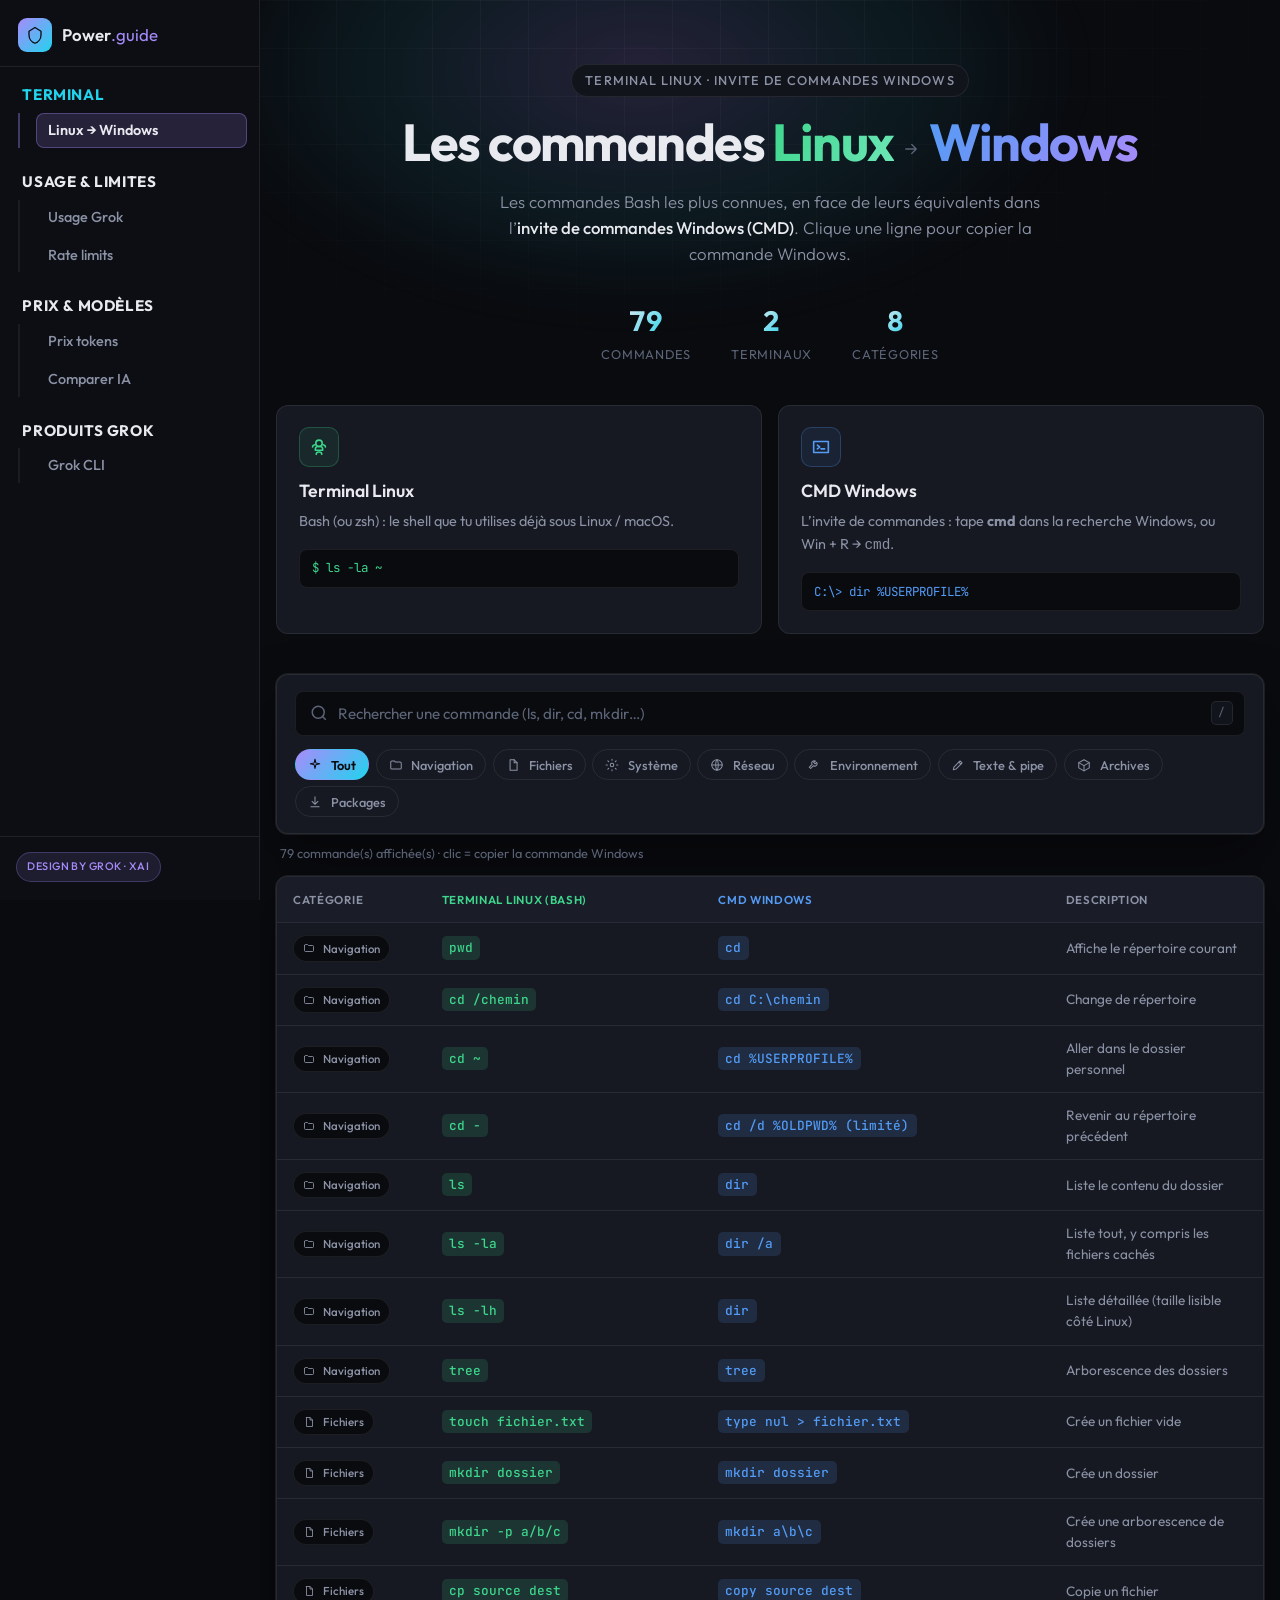
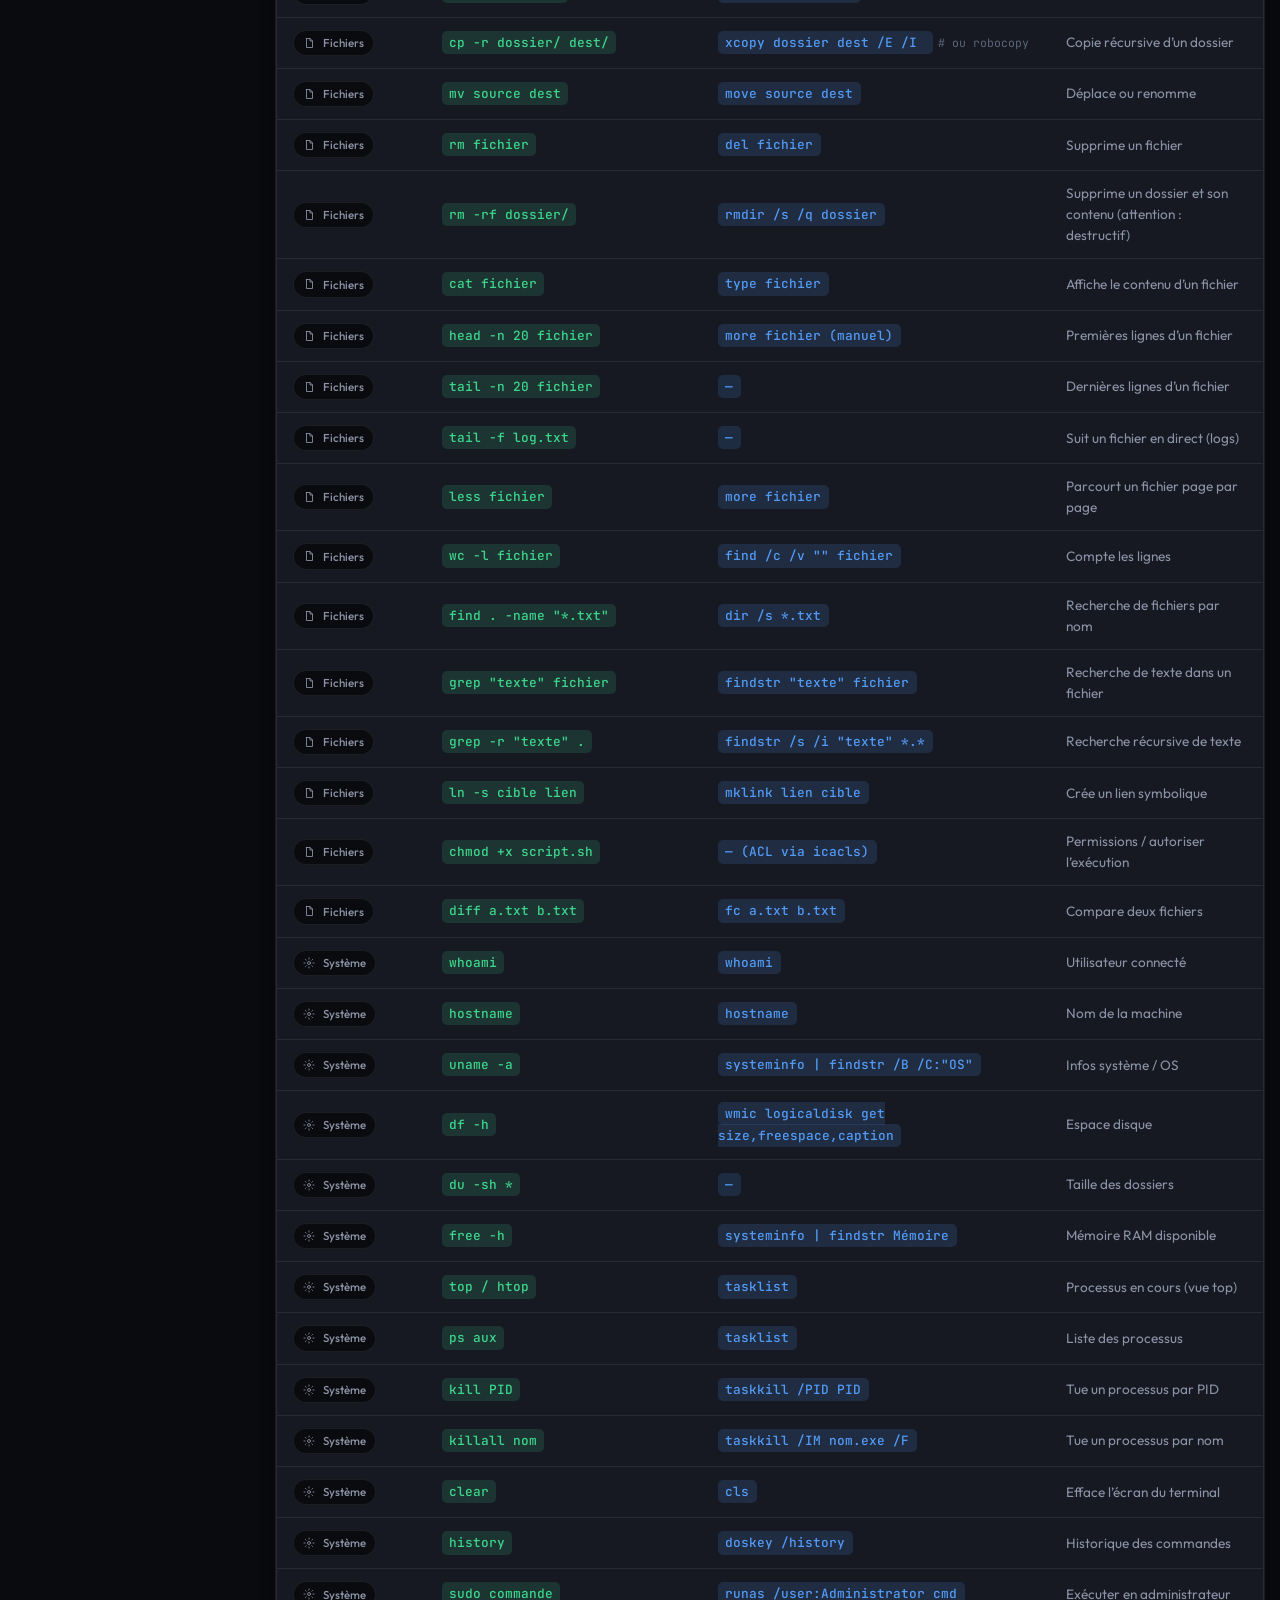
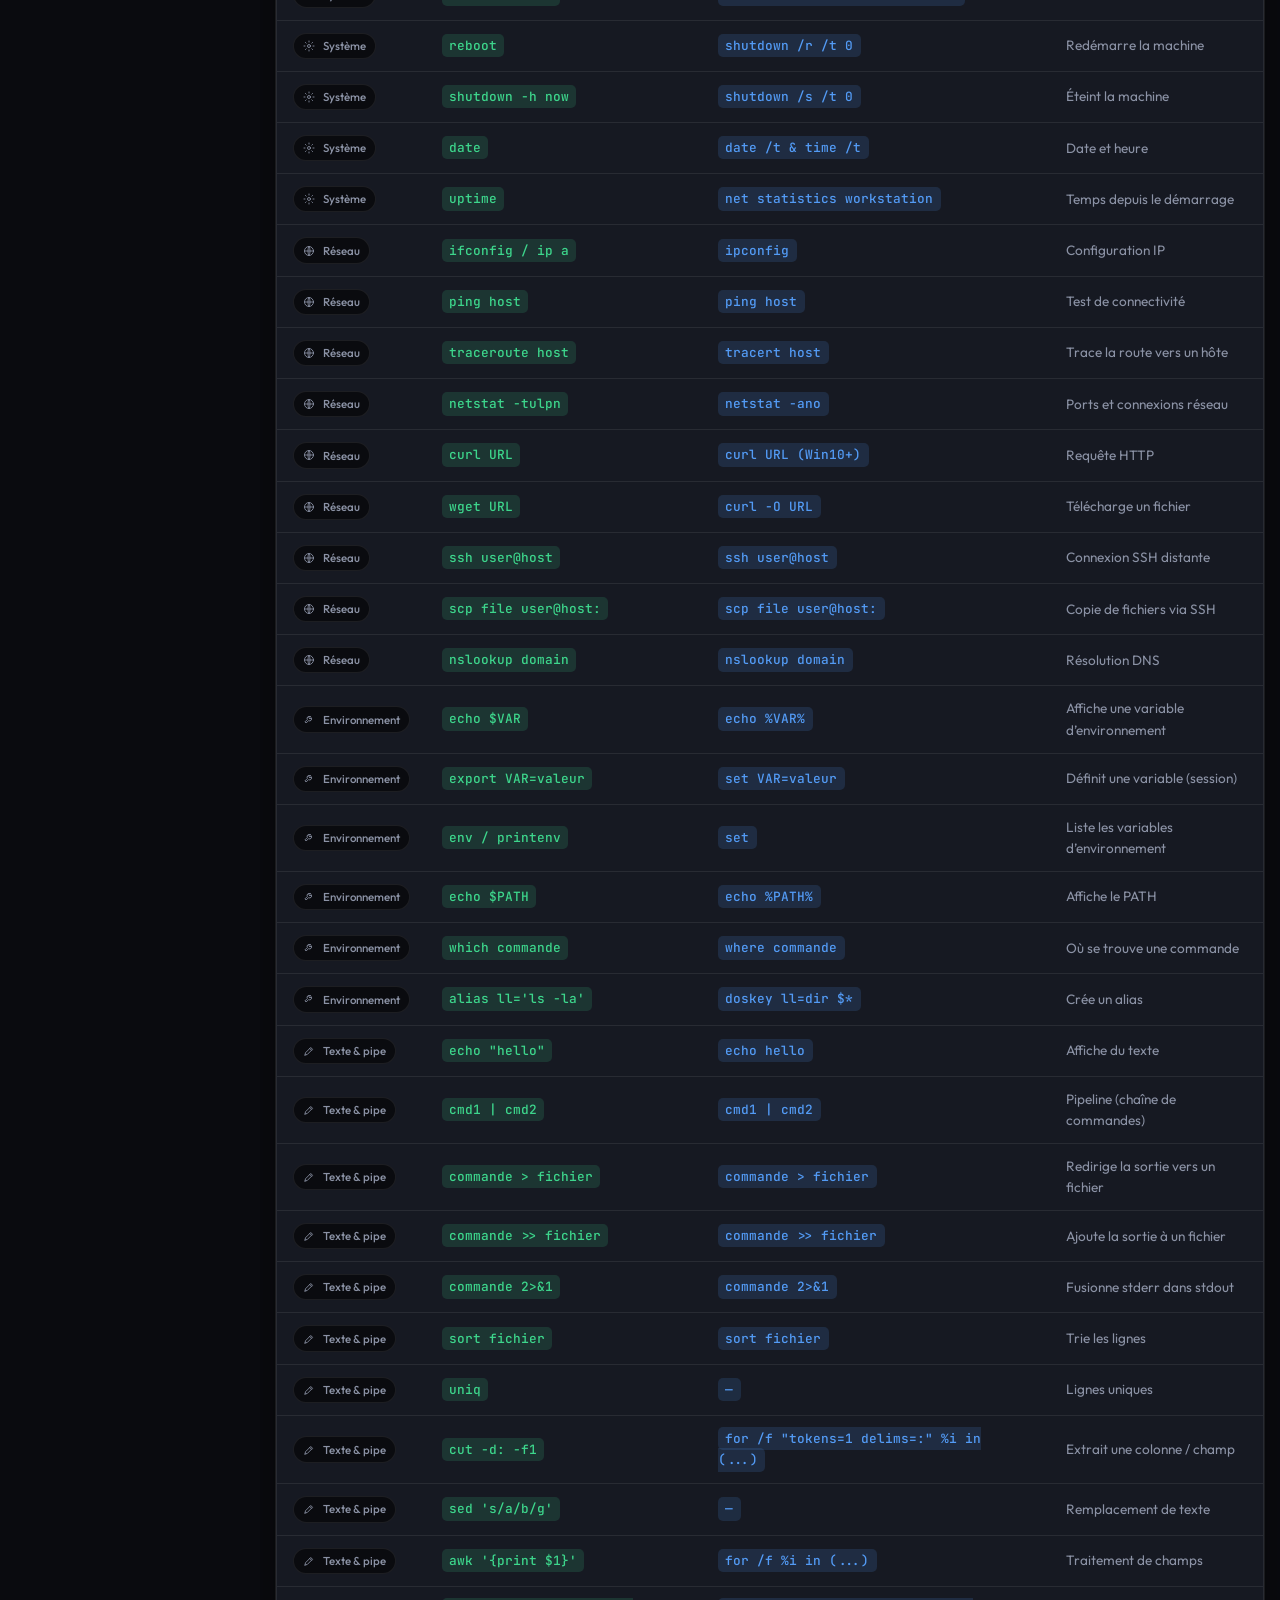
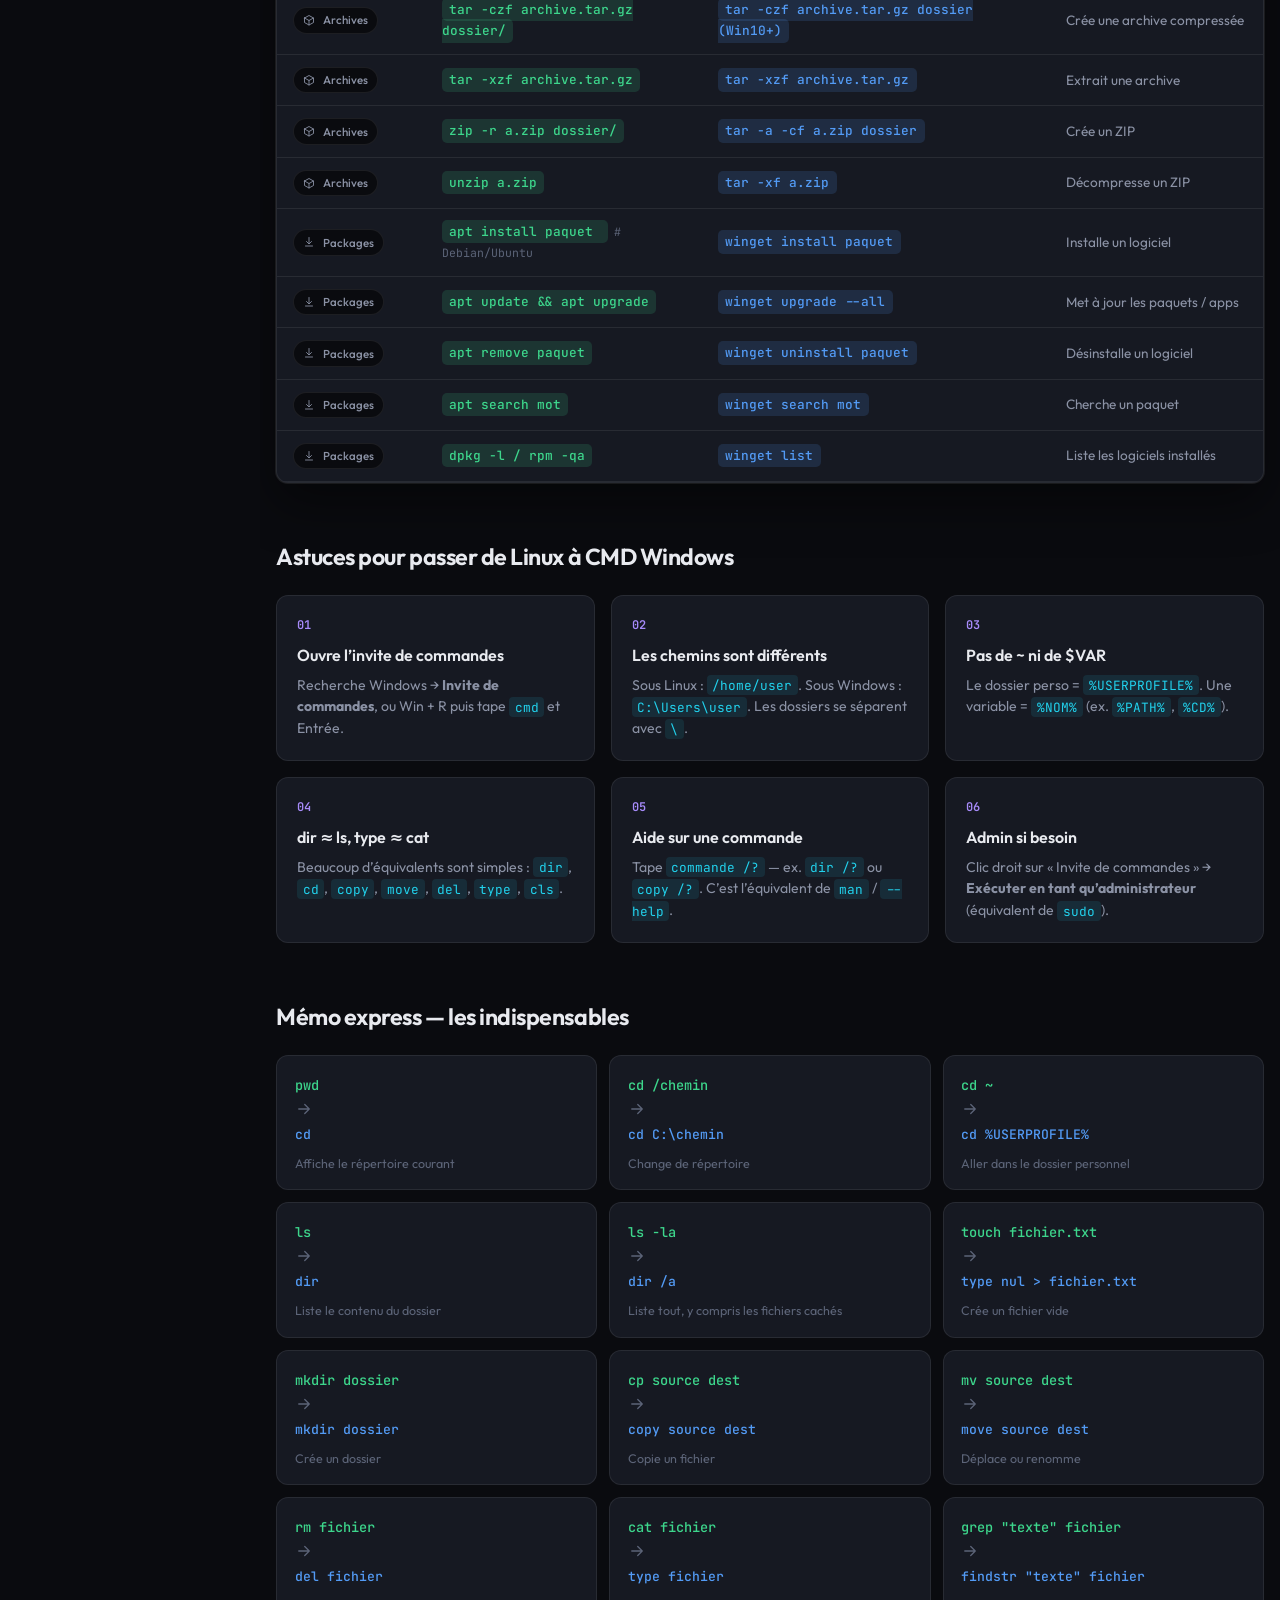
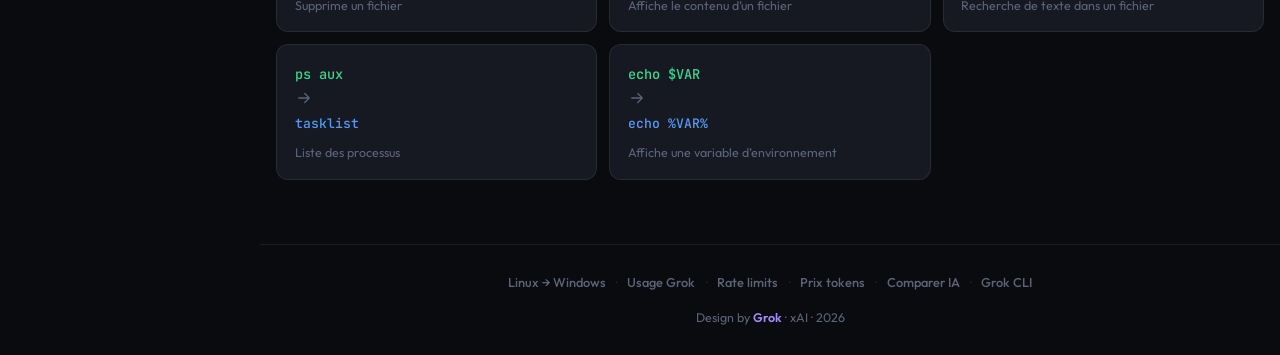
<file: index.html>
<!DOCTYPE html>
<html lang="fr">
<head>
  <meta charset="UTF-8" />
  <meta name="viewport" content="width=device-width, initial-scale=1.0" />
  <title>Linux → Windows CMD | Commandes Terminal — Design by Grok</title>
  <meta name="description" content="Apprenez l’invite de commandes Windows (CMD) en partant des commandes Linux Bash les plus connues. Tableau de correspondance interactif." />
  <link rel="preconnect" href="https://fonts.googleapis.com" />
  <link rel="preconnect" href="https://fonts.gstatic.com" crossorigin />
  <link href="https://fonts.googleapis.com/css2?family=JetBrains+Mono:wght@400;500;600&family=Outfit:wght@300;400;500;600;700&display=swap" rel="stylesheet" />
  <link rel="stylesheet" href="css/style.css" />
  <link rel="stylesheet" href="css/icons.css" />
</head>
<body class="has-sidebar">
  <div class="bg-grid" aria-hidden="true"></div>
  <div class="bg-glow" aria-hidden="true"></div>

  <!-- Navigation latérale gauche (visible sans JS) -->
  <aside class="site-sidebar" id="site-sidebar" aria-label="Navigation">
    <div class="sidebar-top">
      <a href="index.html" class="logo" aria-label="Power.guide — accueil">
        <span class="logo-mark" data-icon="logo" data-icon-size="18"></span>
        <span class="logo-text">Power<span class="accent">.guide</span></span>
      </a>
    </div>
    <nav class="sidebar-nav" id="site-nav">
      <div class="nav-cat" data-cat="terminal">
        <div class="nav-cat-label">Terminal</div>
        <div class="nav-cat-items">
          <a class="nav-link" data-nav="shell" href="index.html">Linux → Windows</a>
        </div>
      </div>
      <div class="nav-cat" data-cat="usage-group">
        <div class="nav-cat-label">Usage &amp; limites</div>
        <div class="nav-cat-items">
          <a class="nav-link" data-nav="usage" href="usage.html">Usage Grok</a>
          <a class="nav-link" data-nav="rates" href="rates.html">Rate limits</a>
        </div>
      </div>
      <div class="nav-cat" data-cat="models">
        <div class="nav-cat-label">Prix &amp; modèles</div>
        <div class="nav-cat-items">
          <a class="nav-link" data-nav="tokens" href="tokens.html">Prix tokens</a>
          <a class="nav-link" data-nav="compare" href="compare.html">Comparer IA</a>
        </div>
      </div>
      <div class="nav-cat" data-cat="products">
        <div class="nav-cat-label">Produits Grok</div>
        <div class="nav-cat-items">
          <a class="nav-link" data-nav="cli" href="grok-cli.html">Grok CLI</a>
        </div>
      </div>
    </nav>
    <div class="sidebar-bottom">
      <span class="badge sidebar-badge">Design by Grok · xAI</span>
    </div>
  </aside>
  <div class="sidebar-backdrop" id="sidebar-backdrop" hidden></div>
  <header class="mobile-topbar" id="mobile-topbar">
    <button type="button" class="nav-toggle" id="nav-toggle" aria-expanded="false" aria-controls="site-sidebar" aria-label="Ouvrir le menu">
      <span></span><span></span><span></span>
    </button>
    <a href="index.html" class="logo logo-mobile">
      <span class="logo-mark" data-icon="logo" data-icon-size="18"></span>
      <span class="logo-text">Power<span class="accent">.guide</span></span>
    </a>
  </header>



  <div class="page-wrap">
  <main>
    <section class="hero">
      <div class="container">
        <p class="hero-eyebrow">Terminal Linux · Invite de commandes Windows</p>
        <h1>
          Les commandes <span class="grad-linux">Linux</span>
          <span class="hero-arrow" data-icon="arrow" data-icon-size="22" data-icon-class=""></span>
          <span class="grad-win">Windows</span>
        </h1>
        <p class="hero-sub">
          Les commandes Bash les plus connues, en face de leurs équivalents
          dans l’<strong>invite de commandes Windows (CMD)</strong>.
          Clique une ligne pour copier la commande Windows.
        </p>
        <div class="hero-stats">
          <div class="stat">
            <span class="stat-num" id="stat-count">0</span>
            <span class="stat-label">commandes</span>
          </div>
          <div class="stat">
            <span class="stat-num">2</span>
            <span class="stat-label">terminaux</span>
          </div>
          <div class="stat">
            <span class="stat-num">8</span>
            <span class="stat-label">catégories</span>
          </div>
        </div>
      </div>
    </section>

    <section class="shell-cards container" id="categories" aria-label="Les deux terminaux">
      <article class="shell-card linux">
        <div class="shell-icon" data-icon="linux" data-icon-size="22"></div>
        <h2>Terminal Linux</h2>
        <p>Bash (ou zsh) : le shell que tu utilises déjà sous Linux / macOS.</p>
        <code class="shell-path">$ ls -la ~</code>
      </article>
      <article class="shell-card cmd">
        <div class="shell-icon" data-icon="cmd" data-icon-size="22"></div>
        <h2>CMD Windows</h2>
        <p>L’invite de commandes : tape <strong>cmd</strong> dans la recherche Windows, ou Win + R → <code>cmd</code>.</p>
        <code class="shell-path">C:\&gt; dir %USERPROFILE%</code>
      </article>
    </section>

    <section class="toolbar-section container" id="comparaison">
      <div class="toolbar">
        <div class="search-wrap">
          <svg class="search-icon" width="18" height="18" viewBox="0 0 24 24" fill="none" stroke="currentColor" stroke-width="2" aria-hidden="true">
            <circle cx="11" cy="11" r="8"/><path d="m21 21-4.3-4.3"/>
          </svg>
          <input type="search" id="search" placeholder="Rechercher une commande (ls, dir, cd, mkdir…)" autocomplete="off" />
          <kbd class="kbd-hint">/</kbd>
        </div>
        <div class="filters" id="filters" role="group" aria-label="Filtrer par catégorie">
          <button type="button" class="filter-btn active" data-cat="all">Tout</button>
        </div>
      </div>
      <p class="result-meta"><span id="visible-count">0</span> commande(s) affichée(s) · clic = copier la commande Windows</p>
    </section>

    <section class="table-section container">
      <div class="table-wrap">
        <table class="cmd-table" id="cmd-table">
          <thead>
            <tr>
              <th class="col-cat">Catégorie</th>
              <th class="col-linux">Terminal Linux (Bash)</th>
              <th class="col-win">CMD Windows</th>
              <th class="col-desc">Description</th>
            </tr>
          </thead>
          <tbody id="cmd-body">
            <!-- rempli par JS -->
          </tbody>
        </table>
      </div>
      <p class="empty-state" id="empty-state" hidden>Aucune commande ne correspond à ta recherche.</p>
    </section>

    <section class="tips-section container" id="tips">
      <h2 class="section-title">Astuces pour passer de Linux à CMD Windows</h2>
      <div class="tips-grid">
        <article class="tip-card">
          <span class="tip-num">01</span>
          <h3>Ouvre l’invite de commandes</h3>
          <p>Recherche Windows → <strong>Invite de commandes</strong>, ou Win + R puis tape <code>cmd</code> et Entrée.</p>
        </article>
        <article class="tip-card">
          <span class="tip-num">02</span>
          <h3>Les chemins sont différents</h3>
          <p>Sous Linux : <code>/home/user</code>. Sous Windows : <code>C:\Users\user</code>. Les dossiers se séparent avec <code>\</code>.</p>
        </article>
        <article class="tip-card">
          <span class="tip-num">03</span>
          <h3>Pas de ~ ni de $VAR</h3>
          <p>Le dossier perso = <code>%USERPROFILE%</code>. Une variable = <code>%NOM%</code> (ex. <code>%PATH%</code>, <code>%CD%</code>).</p>
        </article>
        <article class="tip-card">
          <span class="tip-num">04</span>
          <h3>dir ≈ ls, type ≈ cat</h3>
          <p>Beaucoup d’équivalents sont simples : <code>dir</code>, <code>cd</code>, <code>copy</code>, <code>move</code>, <code>del</code>, <code>type</code>, <code>cls</code>.</p>
        </article>
        <article class="tip-card">
          <span class="tip-num">05</span>
          <h3>Aide sur une commande</h3>
          <p>Tape <code>commande /?</code> — ex. <code>dir /?</code> ou <code>copy /?</code>. C’est l’équivalent de <code>man</code> / <code>--help</code>.</p>
        </article>
        <article class="tip-card">
          <span class="tip-num">06</span>
          <h3>Admin si besoin</h3>
          <p>Clic droit sur « Invite de commandes » → <strong>Exécuter en tant qu’administrateur</strong> (équivalent de <code>sudo</code>).</p>
        </article>
      </div>
    </section>

    <section class="cheatsheet-section container" id="cheatsheet">
      <h2 class="section-title">Mémo express — les indispensables</h2>
      <div class="memo-grid" id="memo-grid"></div>
    </section>
  </main>

  <div id="site-footer"></div>
  </div><!-- /.page-wrap -->

  <div class="toast" id="toast" role="status" aria-live="polite"></div>

  <script src="js/icons.js"></script>
  <script src="js/layout.js"></script>
  <script src="js/data.js"></script>
  <script src="js/app.js"></script>
</body>
</html>
</file>
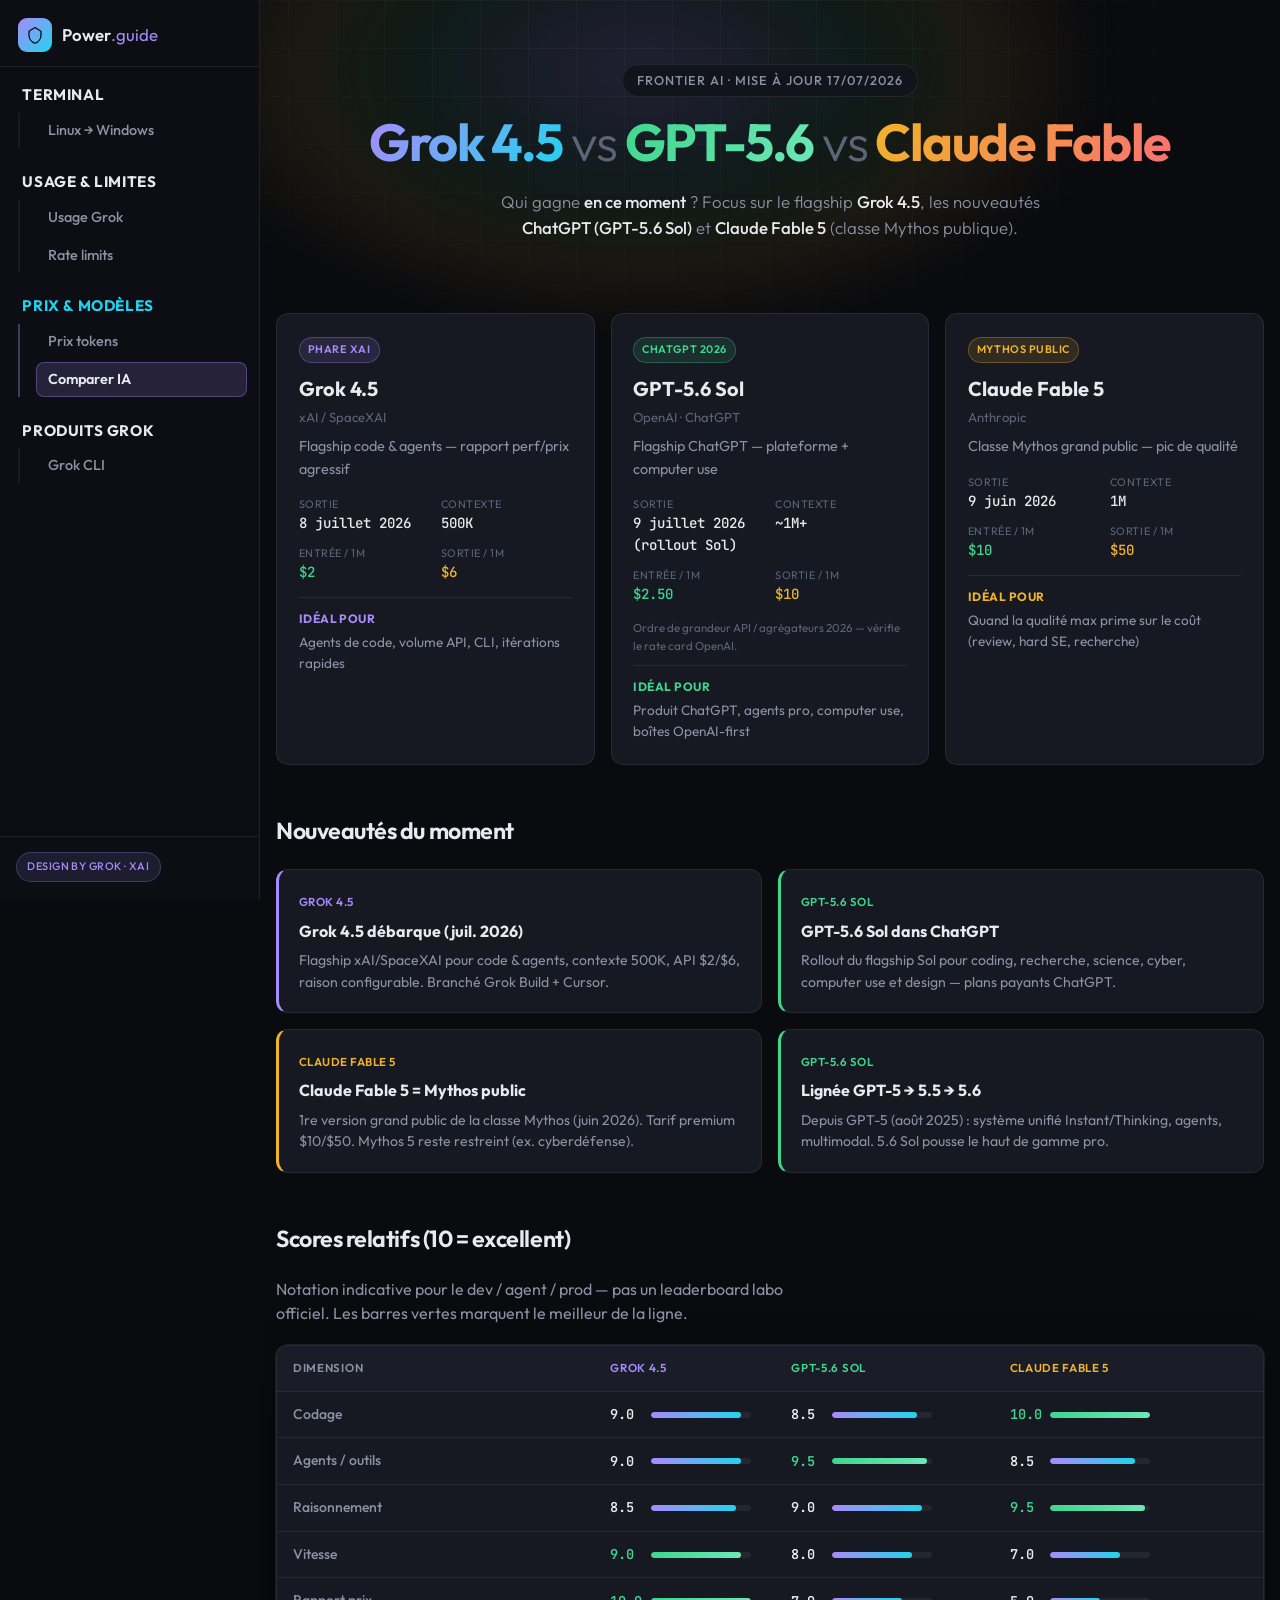
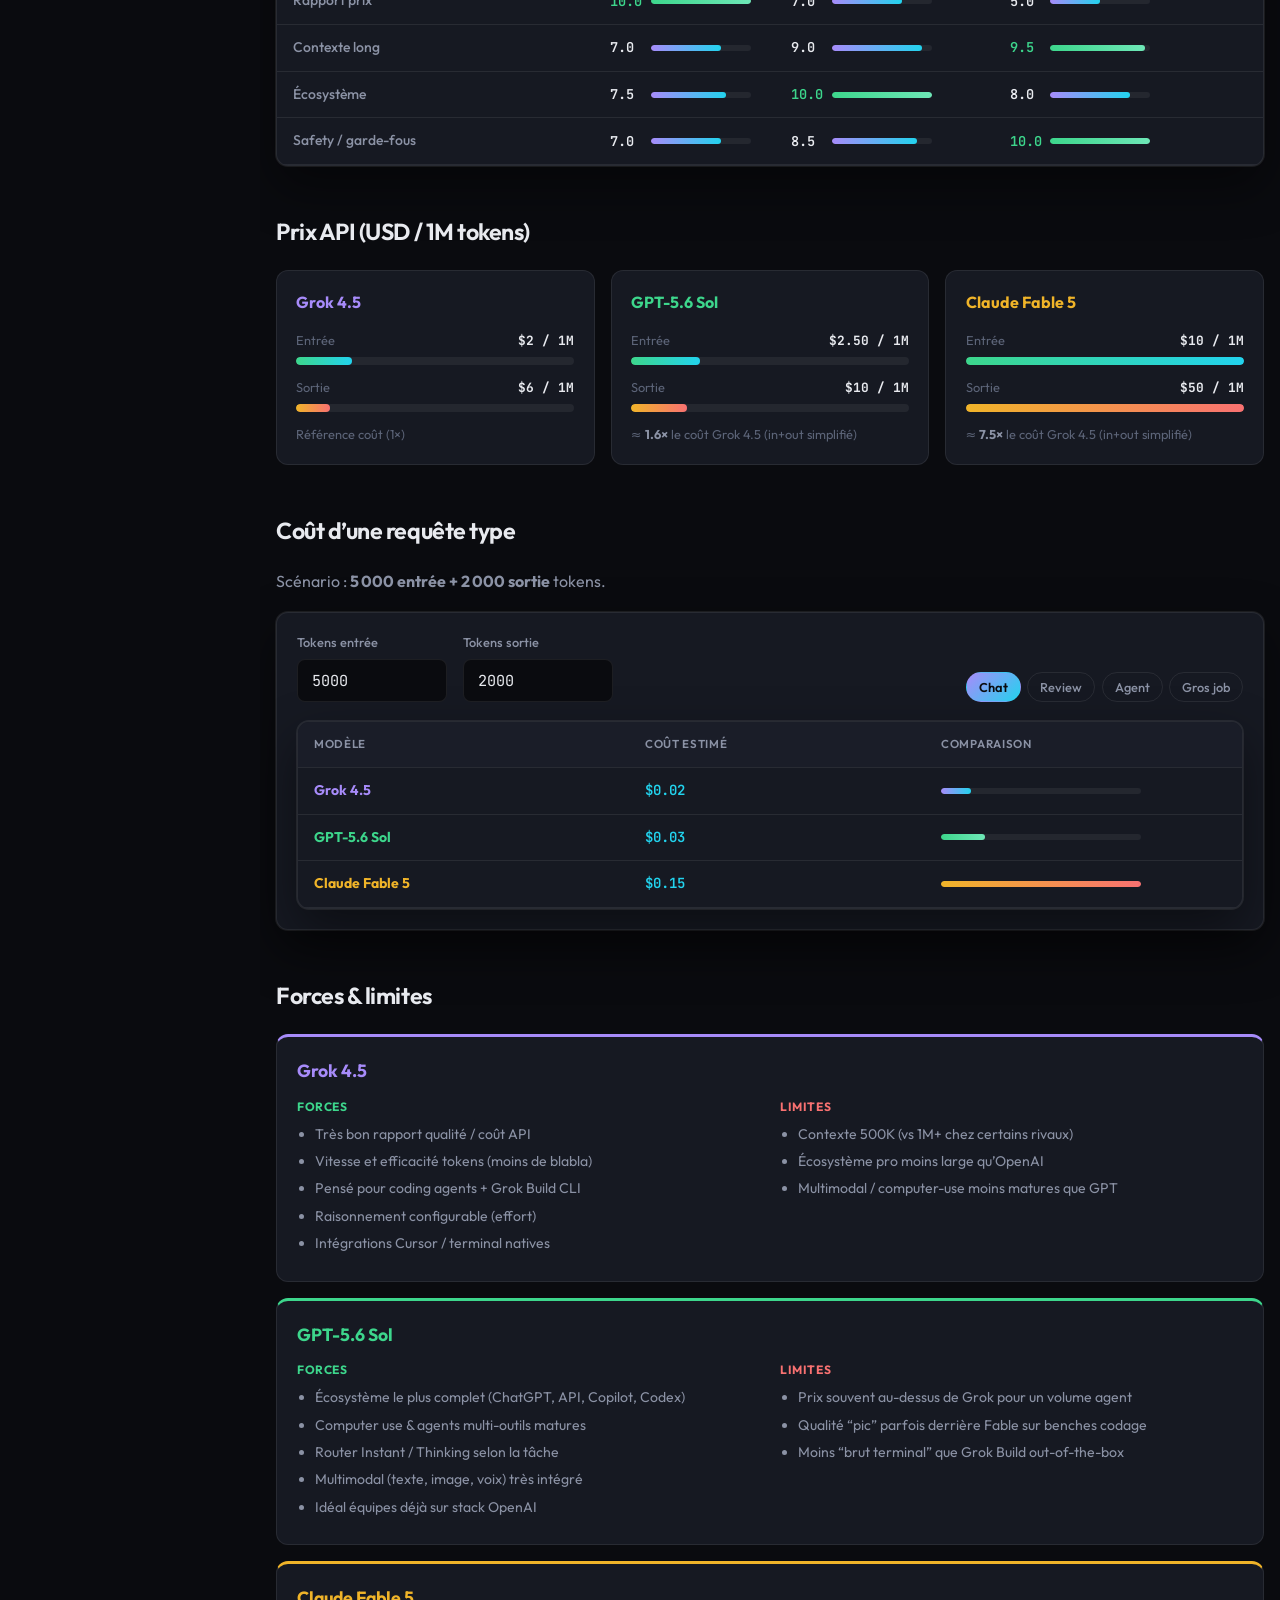
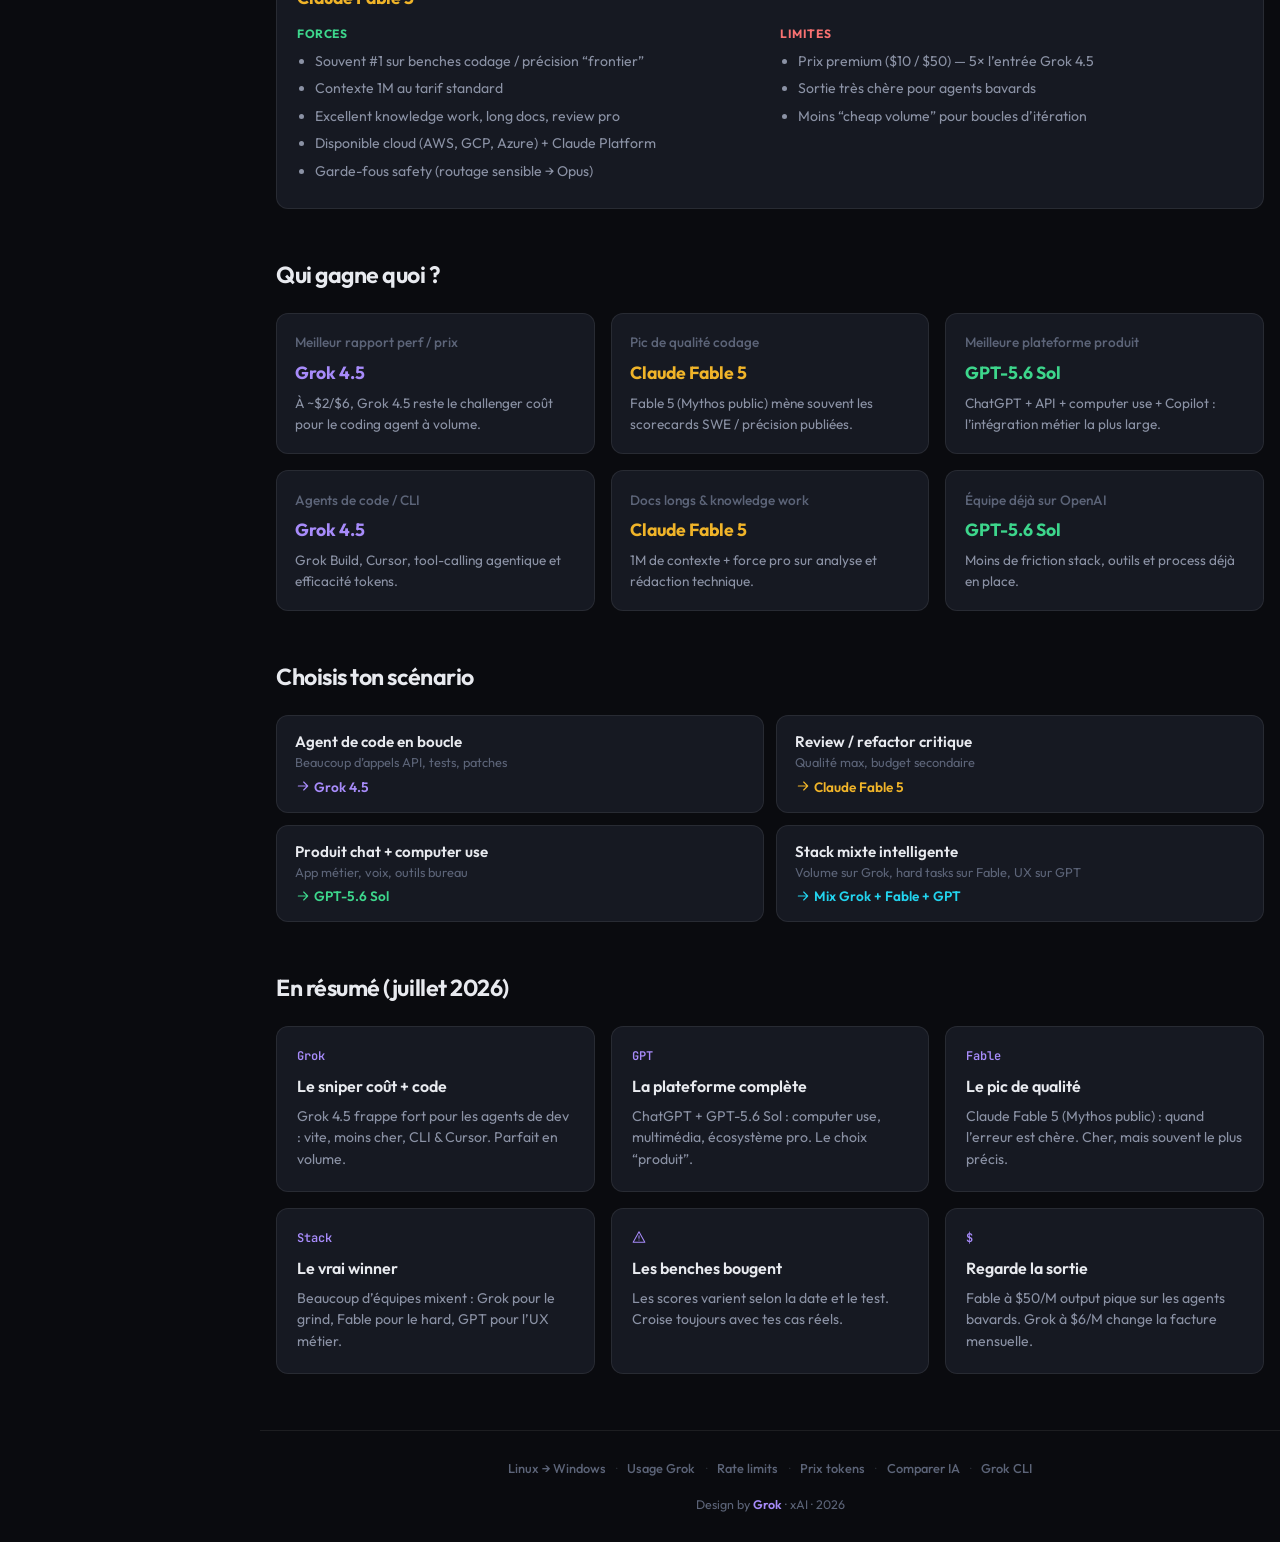
<file: compare.html>
<!DOCTYPE html>
<html lang="fr">
<head>
  <meta charset="UTF-8" />
  <meta name="viewport" content="width=device-width, initial-scale=1.0" />
  <title>Grok 4.5 vs GPT-5.6 vs Claude Fable 5 — Comparaison IA 2026</title>
  <meta name="description" content="Comparaison des IA frontier mi-2026 : Grok 4.5 (xAI), GPT-5.6 Sol (ChatGPT) et Claude Fable 5 (Anthropic). Prix, forces, scores et verdicts." />
  <link rel="preconnect" href="https://fonts.googleapis.com" />
  <link rel="preconnect" href="https://fonts.gstatic.com" crossorigin />
  <link href="https://fonts.googleapis.com/css2?family=JetBrains+Mono:wght@400;500;600&family=Outfit:wght@300;400;500;600;700&display=swap" rel="stylesheet" />
  <link rel="stylesheet" href="css/style.css" />
  <link rel="stylesheet" href="css/icons.css" />
  <link rel="stylesheet" href="css/compare.css" />
</head>
<body class="has-sidebar">
  <div class="bg-grid" aria-hidden="true"></div>
  <div class="bg-glow bg-glow-compare" aria-hidden="true"></div>

  <!-- Navigation latérale gauche (visible sans JS) -->
  <aside class="site-sidebar" id="site-sidebar" aria-label="Navigation">
    <div class="sidebar-top">
      <a href="index.html" class="logo" aria-label="Power.guide — accueil">
        <span class="logo-mark" data-icon="logo" data-icon-size="18"></span>
        <span class="logo-text">Power<span class="accent">.guide</span></span>
      </a>
    </div>
    <nav class="sidebar-nav" id="site-nav">
      <div class="nav-cat" data-cat="terminal">
        <div class="nav-cat-label">Terminal</div>
        <div class="nav-cat-items">
          <a class="nav-link" data-nav="shell" href="index.html">Linux → Windows</a>
        </div>
      </div>
      <div class="nav-cat" data-cat="usage-group">
        <div class="nav-cat-label">Usage &amp; limites</div>
        <div class="nav-cat-items">
          <a class="nav-link" data-nav="usage" href="usage.html">Usage Grok</a>
          <a class="nav-link" data-nav="rates" href="rates.html">Rate limits</a>
        </div>
      </div>
      <div class="nav-cat" data-cat="models">
        <div class="nav-cat-label">Prix &amp; modèles</div>
        <div class="nav-cat-items">
          <a class="nav-link" data-nav="tokens" href="tokens.html">Prix tokens</a>
          <a class="nav-link" data-nav="compare" href="compare.html">Comparer IA</a>
        </div>
      </div>
      <div class="nav-cat" data-cat="products">
        <div class="nav-cat-label">Produits Grok</div>
        <div class="nav-cat-items">
          <a class="nav-link" data-nav="cli" href="grok-cli.html">Grok CLI</a>
        </div>
      </div>
    </nav>
    <div class="sidebar-bottom">
      <span class="badge sidebar-badge">Design by Grok · xAI</span>
    </div>
  </aside>
  <div class="sidebar-backdrop" id="sidebar-backdrop" hidden></div>
  <header class="mobile-topbar" id="mobile-topbar">
    <button type="button" class="nav-toggle" id="nav-toggle" aria-expanded="false" aria-controls="site-sidebar" aria-label="Ouvrir le menu">
      <span></span><span></span><span></span>
    </button>
    <a href="index.html" class="logo logo-mobile">
      <span class="logo-mark" data-icon="logo" data-icon-size="18"></span>
      <span class="logo-text">Power<span class="accent">.guide</span></span>
    </a>
  </header>



  <div class="page-wrap">
  <main>
    <section class="hero">
      <div class="container">
        <p class="hero-eyebrow">Frontier AI · mise à jour <span id="compare-date">—</span></p>
        <h1>
          <span class="grad-grok">Grok 4.5</span>
          <span class="hero-arrow">vs</span>
          <span class="grad-gpt">GPT-5.6</span>
          <span class="hero-arrow">vs</span>
          <span class="grad-fable">Claude Fable</span>
        </h1>
        <p class="hero-sub">
          Qui gagne <strong>en ce moment</strong> ? Focus sur le flagship
          <strong>Grok 4.5</strong>, les nouveautés <strong>ChatGPT (GPT-5.6 Sol)</strong>
          et <strong>Claude Fable 5</strong> (classe Mythos publique).
        </p>
      </div>
    </section>

    <section class="container" id="models">
      <div class="model-cards" id="model-cards"></div>
    </section>

    <section class="container news-section">
      <h2 class="section-title">Nouveautés du moment</h2>
      <div class="news-grid" id="news-grid"></div>
    </section>

    <section class="container" id="scores">
      <h2 class="section-title">Scores relatifs (10 = excellent)</h2>
      <p class="section-lead">
        Notation indicative pour le dev / agent / prod — pas un leaderboard labo officiel.
        Les barres vertes marquent le meilleur de la ligne.
      </p>
      <div class="table-wrap">
        <table class="cmd-table score-table">
          <thead id="score-head"></thead>
          <tbody id="score-body"></tbody>
        </table>
      </div>
    </section>

    <section class="container price-section">
      <h2 class="section-title">Prix API (USD / 1M tokens)</h2>
      <div class="price-bars" id="price-bars"></div>
    </section>

    <section class="container estimator-section">
      <h2 class="section-title">Coût d’une requête type</h2>
      <p class="section-lead">
        Scénario : <strong id="cmp-scenario-label">5 000 + 2 000</strong> tokens.
      </p>
      <div class="estimator-panel">
        <div class="estimator-controls">
          <label class="field">
            <span>Tokens entrée</span>
            <input type="number" id="cmp-in" min="0" step="100" value="5000" />
          </label>
          <label class="field">
            <span>Tokens sortie</span>
            <input type="number" id="cmp-out" min="0" step="100" value="2000" />
          </label>
          <div class="scenario-btns" id="cmp-scenarios">
            <button type="button" class="filter-btn active" data-in="5000" data-out="2000">Chat</button>
            <button type="button" class="filter-btn" data-in="20000" data-out="4000">Review</button>
            <button type="button" class="filter-btn" data-in="50000" data-out="8000">Agent</button>
            <button type="button" class="filter-btn" data-in="100000" data-out="15000">Gros job</button>
          </div>
        </div>
        <div class="table-wrap">
          <table class="cmd-table estimate-table">
            <thead>
              <tr>
                <th>Modèle</th>
                <th>Coût estimé</th>
                <th>Comparaison</th>
              </tr>
            </thead>
            <tbody id="cmp-estimate-body"></tbody>
          </table>
        </div>
      </div>
    </section>

    <section class="container" id="pros">
      <h2 class="section-title">Forces & limites</h2>
      <div class="pros-cons" id="pros-cons"></div>
    </section>

    <section class="container" id="verdict">
      <h2 class="section-title">Qui gagne quoi ?</h2>
      <div class="verdicts" id="verdicts"></div>
    </section>

    <section class="container scenarios-section">
      <h2 class="section-title">Choisis ton scénario</h2>
      <div class="scenarios" id="scenarios"></div>
      <div class="scenario-result" id="scenario-result" hidden></div>
    </section>

    <section class="container tips-section">
      <h2 class="section-title">En résumé (juillet 2026)</h2>
      <div class="tips-grid">
        <article class="tip-card">
          <span class="tip-num">Grok</span>
          <h3>Le sniper coût + code</h3>
          <p>Grok 4.5 frappe fort pour les agents de dev : vite, moins cher, CLI & Cursor. Parfait en volume.</p>
        </article>
        <article class="tip-card">
          <span class="tip-num">GPT</span>
          <h3>La plateforme complète</h3>
          <p>ChatGPT + GPT-5.6 Sol : computer use, multimédia, écosystème pro. Le choix “produit”.</p>
        </article>
        <article class="tip-card">
          <span class="tip-num">Fable</span>
          <h3>Le pic de qualité</h3>
          <p>Claude Fable 5 (Mythos public) : quand l’erreur est chère. Cher, mais souvent le plus précis.</p>
        </article>
        <article class="tip-card">
          <span class="tip-num">Stack</span>
          <h3>Le vrai winner</h3>
          <p>Beaucoup d’équipes mixent : Grok pour le grind, Fable pour le hard, GPT pour l’UX métier.</p>
        </article>
        <article class="tip-card">
          <span class="tip-num" data-icon="warning" data-icon-size="14"></span>
          <h3>Les benches bougent</h3>
          <p>Les scores varient selon la date et le test. Croise toujours avec tes cas réels.</p>
        </article>
        <article class="tip-card">
          <span class="tip-num">$</span>
          <h3>Regarde la sortie</h3>
          <p>Fable à $50/M output pique sur les agents bavards. Grok à $6/M change la facture mensuelle.</p>
        </article>
      </div>
    </section>
  </main>

  <div id="site-footer"></div>
  </div><!-- /.page-wrap -->

  <script src="js/icons.js"></script>
  <script src="js/layout.js"></script>
  <script src="js/compare-data.js"></script>
  <script src="js/compare-app.js"></script>
</body>
</html>
</file>
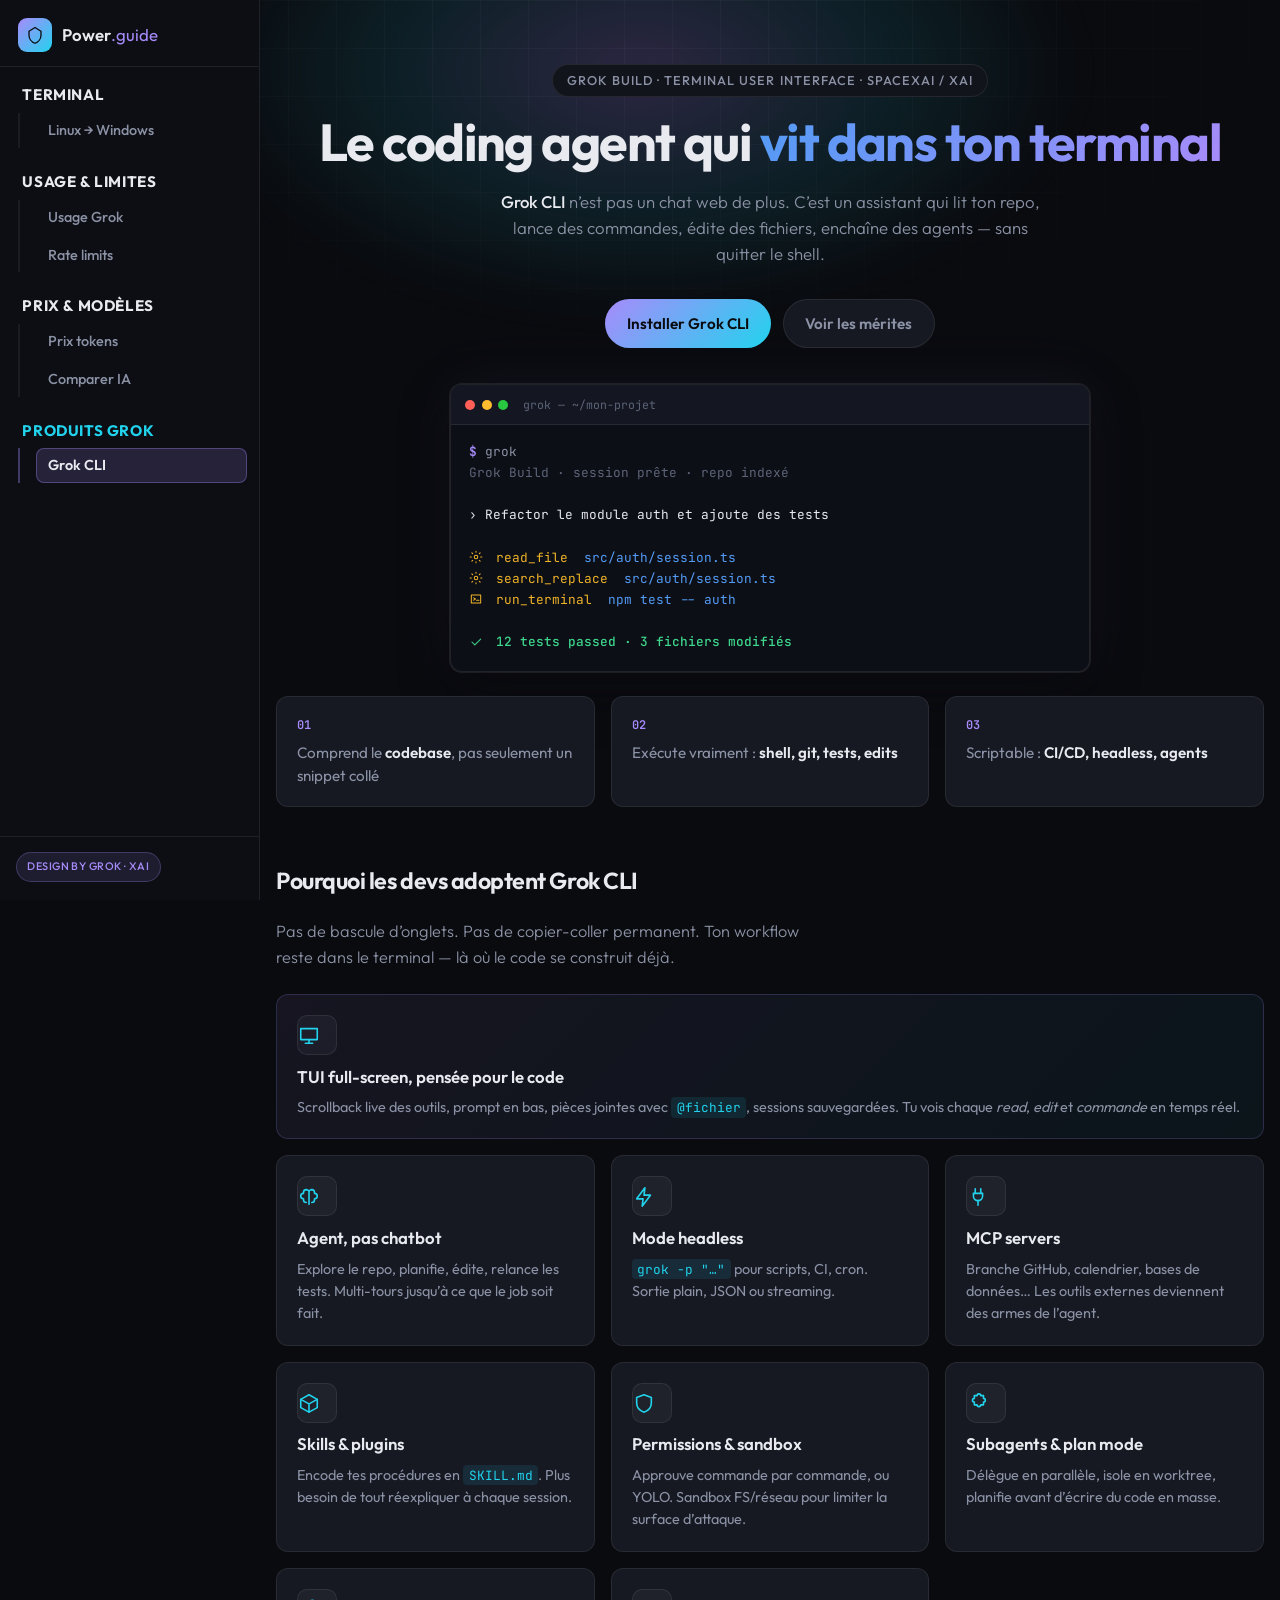
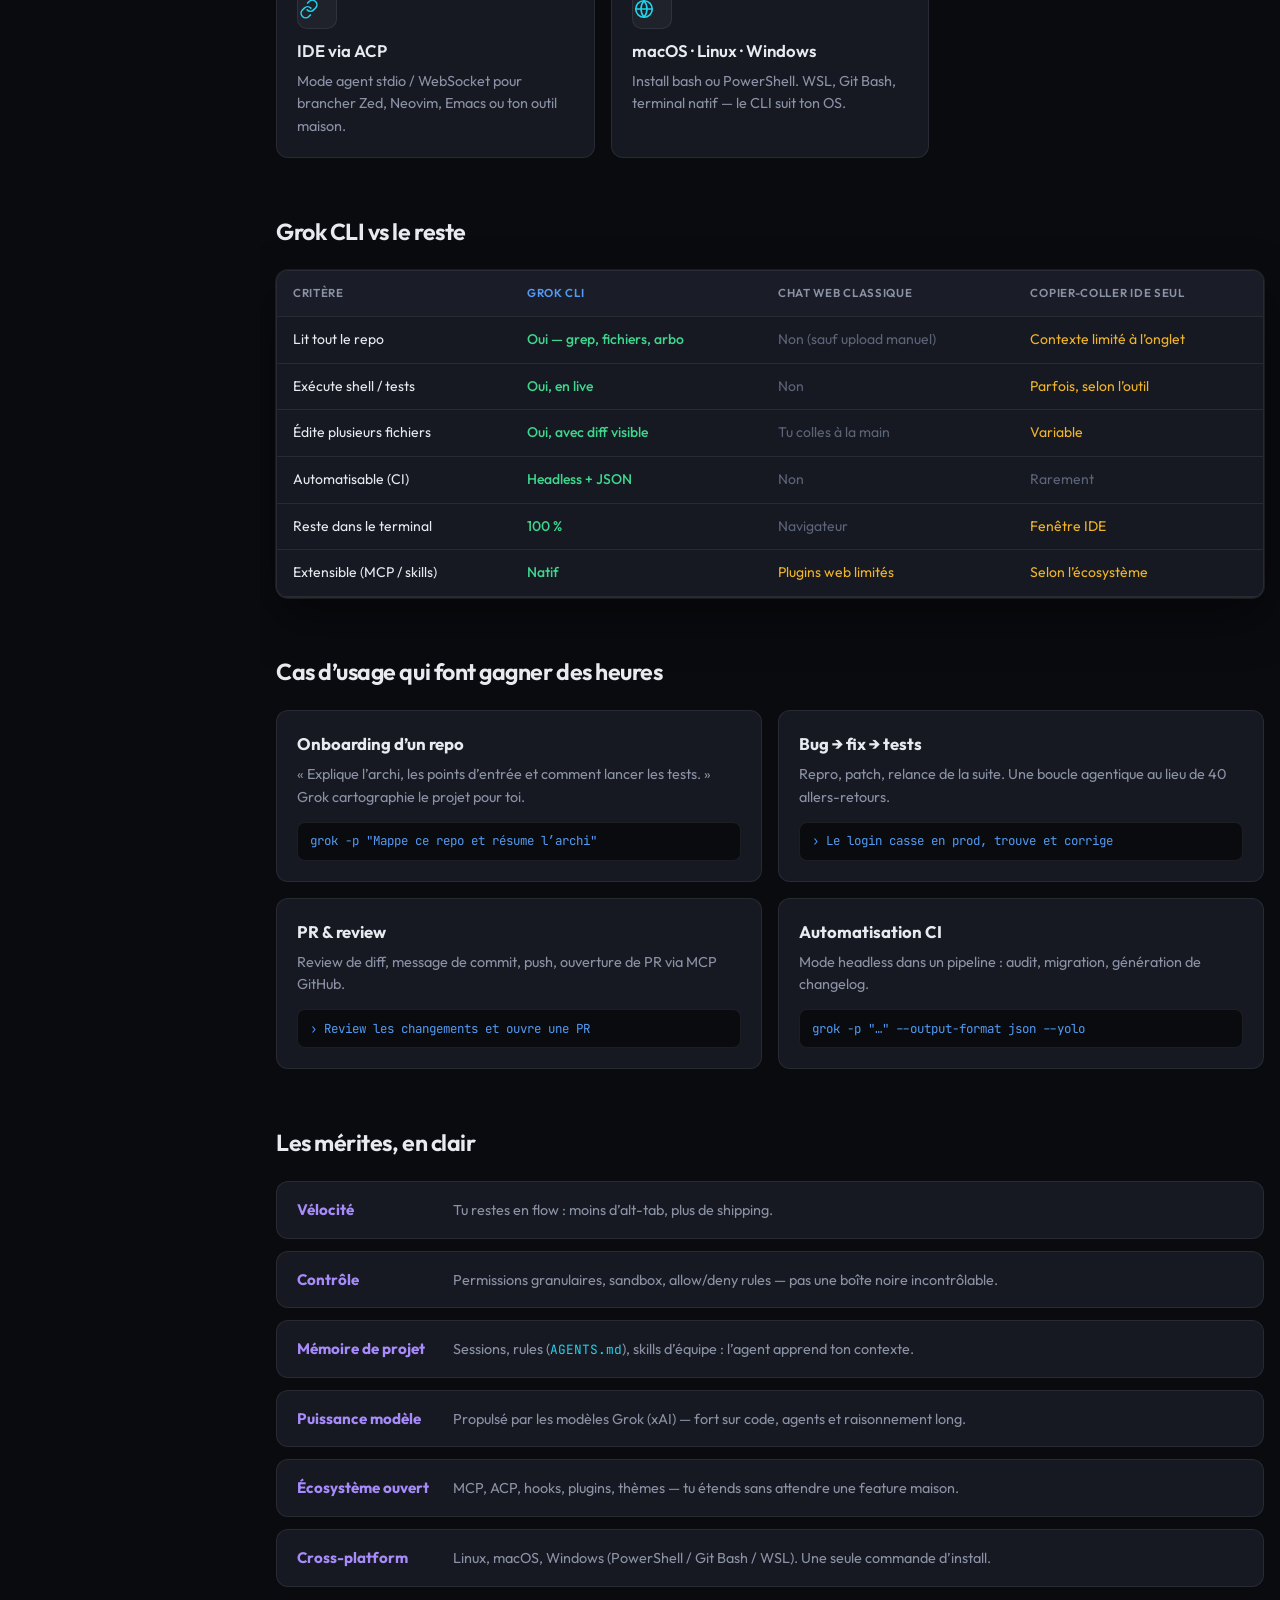
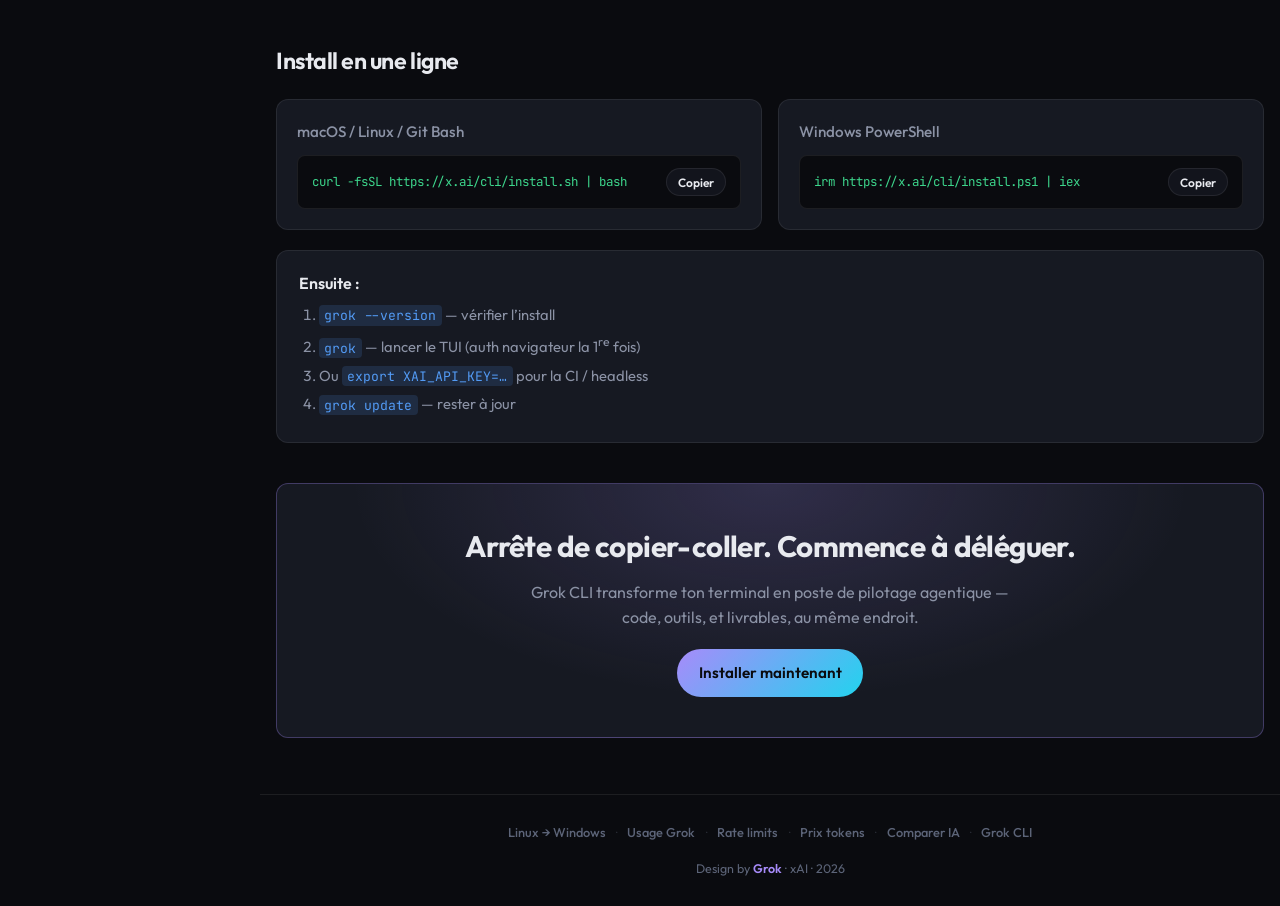
<file: grok-cli.html>
<!DOCTYPE html>
<html lang="fr">
<head>
  <meta charset="UTF-8" />
  <meta name="viewport" content="width=device-width, initial-scale=1.0" />
  <title>Grok CLI — L’assistant de code dans ton terminal | Design by Grok</title>
  <meta name="description" content="Pourquoi Grok CLI (Grok Build) : TUI dans le terminal, édition de code, mode headless, MCP, skills, agents, sandbox. Install en une commande." />
  <link rel="preconnect" href="https://fonts.googleapis.com" />
  <link rel="preconnect" href="https://fonts.gstatic.com" crossorigin />
  <link href="https://fonts.googleapis.com/css2?family=JetBrains+Mono:wght@400;500;600&family=Outfit:wght@300;400;500;600;700&display=swap" rel="stylesheet" />
  <link rel="stylesheet" href="css/style.css" />
  <link rel="stylesheet" href="css/icons.css" />
  <link rel="stylesheet" href="css/grok-cli.css" />
</head>
<body class="has-sidebar">
  <div class="bg-grid" aria-hidden="true"></div>
  <div class="bg-glow bg-glow-cli" aria-hidden="true"></div>

  <!-- Navigation latérale gauche (visible sans JS) -->
  <aside class="site-sidebar" id="site-sidebar" aria-label="Navigation">
    <div class="sidebar-top">
      <a href="index.html" class="logo" aria-label="Power.guide — accueil">
        <span class="logo-mark" data-icon="logo" data-icon-size="18"></span>
        <span class="logo-text">Power<span class="accent">.guide</span></span>
      </a>
    </div>
    <nav class="sidebar-nav" id="site-nav">
      <div class="nav-cat" data-cat="terminal">
        <div class="nav-cat-label">Terminal</div>
        <div class="nav-cat-items">
          <a class="nav-link" data-nav="shell" href="index.html">Linux → Windows</a>
        </div>
      </div>
      <div class="nav-cat" data-cat="usage-group">
        <div class="nav-cat-label">Usage &amp; limites</div>
        <div class="nav-cat-items">
          <a class="nav-link" data-nav="usage" href="usage.html">Usage Grok</a>
          <a class="nav-link" data-nav="rates" href="rates.html">Rate limits</a>
        </div>
      </div>
      <div class="nav-cat" data-cat="models">
        <div class="nav-cat-label">Prix &amp; modèles</div>
        <div class="nav-cat-items">
          <a class="nav-link" data-nav="tokens" href="tokens.html">Prix tokens</a>
          <a class="nav-link" data-nav="compare" href="compare.html">Comparer IA</a>
        </div>
      </div>
      <div class="nav-cat" data-cat="products">
        <div class="nav-cat-label">Produits Grok</div>
        <div class="nav-cat-items">
          <a class="nav-link" data-nav="cli" href="grok-cli.html">Grok CLI</a>
        </div>
      </div>
    </nav>
    <div class="sidebar-bottom">
      <span class="badge sidebar-badge">Design by Grok · xAI</span>
    </div>
  </aside>
  <div class="sidebar-backdrop" id="sidebar-backdrop" hidden></div>
  <header class="mobile-topbar" id="mobile-topbar">
    <button type="button" class="nav-toggle" id="nav-toggle" aria-expanded="false" aria-controls="site-sidebar" aria-label="Ouvrir le menu">
      <span></span><span></span><span></span>
    </button>
    <a href="index.html" class="logo logo-mobile">
      <span class="logo-mark" data-icon="logo" data-icon-size="18"></span>
      <span class="logo-text">Power<span class="accent">.guide</span></span>
    </a>
  </header>



  <div class="page-wrap">
  <main>
    <!-- HERO -->
    <section class="hero hero-cli">
      <div class="container">
        <p class="hero-eyebrow">Grok Build · Terminal User Interface · SpaceXAI / xAI</p>
        <h1>
          Le coding agent qui
          <span class="grad-win">vit dans ton terminal</span>
        </h1>
        <p class="hero-sub">
          <strong>Grok CLI</strong> n’est pas un chat web de plus.
          C’est un assistant qui lit ton repo, lance des commandes, édite des fichiers,
          enchaîne des agents — sans quitter le shell.
        </p>
        <div class="hero-cta">
          <a class="btn-cta primary" href="#install">Installer Grok CLI</a>
          <a class="btn-cta ghost" href="#merits">Voir les mérites</a>
        </div>
        <div class="terminal-demo" aria-hidden="true">
          <div class="term-bar">
            <span class="dot r"></span><span class="dot y"></span><span class="dot g"></span>
            <span class="term-title">grok — ~/mon-projet</span>
          </div>
          <pre class="term-body"><span class="t-prompt">$</span> grok
<span class="t-dim">Grok Build · session prête · repo indexé</span>

<span class="t-user">› Refactor le module auth et ajoute des tests</span>

<span class="t-tool"><span data-icon="gear" data-icon-size="14"></span> read_file</span>  <span class="t-path">src/auth/session.ts</span>
<span class="t-tool"><span data-icon="gear" data-icon-size="14"></span> search_replace</span>  <span class="t-path">src/auth/session.ts</span>
<span class="t-tool"><span data-icon="terminal" data-icon-size="14"></span> run_terminal</span>  <span class="t-path">npm test -- auth</span>

<span class="t-ok"><span data-icon="check" data-icon-size="14"></span> 12 tests passed · 3 fichiers modifiés</span></pre>
        </div>
      </div>
    </section>

    <!-- PITCH STRIP -->
    <section class="pitch-strip container">
      <div class="pitch-item">
        <span class="pitch-num">01</span>
        <p>Comprend le <strong>codebase</strong>, pas seulement un snippet collé</p>
      </div>
      <div class="pitch-item">
        <span class="pitch-num">02</span>
        <p>Exécute vraiment : <strong>shell, git, tests, edits</strong></p>
      </div>
      <div class="pitch-item">
        <span class="pitch-num">03</span>
        <p>Scriptable : <strong>CI/CD, headless, agents</strong></p>
      </div>
    </section>

    <!-- MERITS -->
    <section class="features-section container" id="merits">
      <h2 class="section-title">Pourquoi les devs adoptent Grok CLI</h2>
      <p class="section-lead">
        Pas de bascule d’onglets. Pas de copier-coller permanent.
        Ton workflow reste dans le terminal — là où le code se construit déjà.
      </p>

      <div class="features-grid">
        <article class="feat-card feat-big">
          <span class="feat-icon" data-icon="monitor" data-icon-size="22"></span>
          <h3>TUI full-screen, pensée pour le code</h3>
          <p>
            Scrollback live des outils, prompt en bas, pièces jointes avec
            <code>@fichier</code>, sessions sauvegardées. Tu vois chaque
            <em>read</em>, <em>edit</em> et <em>commande</em> en temps réel.
          </p>
        </article>

        <article class="feat-card">
          <span class="feat-icon" data-icon="brain" data-icon-size="22"></span>
          <h3>Agent, pas chatbot</h3>
          <p>Explore le repo, planifie, édite, relance les tests. Multi-tours jusqu’à ce que le job soit fait.</p>
        </article>

        <article class="feat-card">
          <span class="feat-icon" data-icon="bolt" data-icon-size="22"></span>
          <h3>Mode headless</h3>
          <p><code>grok -p "…"</code> pour scripts, CI, cron. Sortie plain, JSON ou streaming.</p>
        </article>

        <article class="feat-card">
          <span class="feat-icon" data-icon="plug" data-icon-size="22"></span>
          <h3>MCP servers</h3>
          <p>Branche GitHub, calendrier, bases de données… Les outils externes deviennent des armes de l’agent.</p>
        </article>

        <article class="feat-card">
          <span class="feat-icon" data-icon="box" data-icon-size="22"></span>
          <h3>Skills & plugins</h3>
          <p>Encode tes procédures en <code>SKILL.md</code>. Plus besoin de tout réexpliquer à chaque session.</p>
        </article>

        <article class="feat-card">
          <span class="feat-icon" data-icon="shield" data-icon-size="22"></span>
          <h3>Permissions & sandbox</h3>
          <p>Approuve commande par commande, ou YOLO. Sandbox FS/réseau pour limiter la surface d’attaque.</p>
        </article>

        <article class="feat-card">
          <span class="feat-icon" data-icon="puzzle" data-icon-size="22"></span>
          <h3>Subagents & plan mode</h3>
          <p>Délègue en parallèle, isole en worktree, planifie avant d’écrire du code en masse.</p>
        </article>

        <article class="feat-card">
          <span class="feat-icon" data-icon="link" data-icon-size="22"></span>
          <h3>IDE via ACP</h3>
          <p>Mode agent stdio / WebSocket pour brancher Zed, Neovim, Emacs ou ton outil maison.</p>
        </article>

        <article class="feat-card">
          <span class="feat-icon" data-icon="earth" data-icon-size="22"></span>
          <h3>macOS · Linux · Windows</h3>
          <p>Install bash ou PowerShell. WSL, Git Bash, terminal natif — le CLI suit ton OS.</p>
        </article>
      </div>
    </section>

    <!-- VS -->
    <section class="vs-section container">
      <h2 class="section-title">Grok CLI vs le reste</h2>
      <div class="table-wrap">
        <table class="cmd-table vs-table">
          <thead>
            <tr>
              <th>Critère</th>
              <th class="col-win">Grok CLI</th>
              <th>Chat web classique</th>
              <th>Copier-coller IDE seul</th>
            </tr>
          </thead>
          <tbody>
            <tr>
              <td>Lit tout le repo</td>
              <td class="yes">Oui — grep, fichiers, arbo</td>
              <td class="no">Non (sauf upload manuel)</td>
              <td class="mid">Contexte limité à l’onglet</td>
            </tr>
            <tr>
              <td>Exécute shell / tests</td>
              <td class="yes">Oui, en live</td>
              <td class="no">Non</td>
              <td class="mid">Parfois, selon l’outil</td>
            </tr>
            <tr>
              <td>Édite plusieurs fichiers</td>
              <td class="yes">Oui, avec diff visible</td>
              <td class="no">Tu colles à la main</td>
              <td class="mid">Variable</td>
            </tr>
            <tr>
              <td>Automatisable (CI)</td>
              <td class="yes">Headless + JSON</td>
              <td class="no">Non</td>
              <td class="no">Rarement</td>
            </tr>
            <tr>
              <td>Reste dans le terminal</td>
              <td class="yes">100 %</td>
              <td class="no">Navigateur</td>
              <td class="mid">Fenêtre IDE</td>
            </tr>
            <tr>
              <td>Extensible (MCP / skills)</td>
              <td class="yes">Natif</td>
              <td class="mid">Plugins web limités</td>
              <td class="mid">Selon l’écosystème</td>
            </tr>
          </tbody>
        </table>
      </div>
    </section>

    <!-- USE CASES -->
    <section class="usecases-section container">
      <h2 class="section-title">Cas d’usage qui font gagner des heures</h2>
      <div class="use-grid">
        <article class="use-card">
          <h3>Onboarding d’un repo</h3>
          <p>« Explique l’archi, les points d’entrée et comment lancer les tests. » Grok cartographie le projet pour toi.</p>
          <code>grok -p "Mappe ce repo et résume l’archi"</code>
        </article>
        <article class="use-card">
          <h3>Bug → fix → tests</h3>
          <p>Repro, patch, relance de la suite. Une boucle agentique au lieu de 40 allers-retours.</p>
          <code>› Le login casse en prod, trouve et corrige</code>
        </article>
        <article class="use-card">
          <h3>PR & review</h3>
          <p>Review de diff, message de commit, push, ouverture de PR via MCP GitHub.</p>
          <code>› Review les changements et ouvre une PR</code>
        </article>
        <article class="use-card">
          <h3>Automatisation CI</h3>
          <p>Mode headless dans un pipeline : audit, migration, génération de changelog.</p>
          <code>grok -p "…" --output-format json --yolo</code>
        </article>
      </div>
    </section>

    <!-- QUOTES / MERITS LIST -->
    <section class="merits-list container">
      <h2 class="section-title">Les mérites, en clair</h2>
      <ul class="merit-ul">
        <li>
          <strong>Vélocité</strong>
          <span>Tu restes en flow : moins d’alt-tab, plus de shipping.</span>
        </li>
        <li>
          <strong>Contrôle</strong>
          <span>Permissions granulaires, sandbox, allow/deny rules — pas une boîte noire incontrôlable.</span>
        </li>
        <li>
          <strong>Mémoire de projet</strong>
          <span>Sessions, rules (<code>AGENTS.md</code>), skills d’équipe : l’agent apprend ton contexte.</span>
        </li>
        <li>
          <strong>Puissance modèle</strong>
          <span>Propulsé par les modèles Grok (xAI) — fort sur code, agents et raisonnement long.</span>
        </li>
        <li>
          <strong>Écosystème ouvert</strong>
          <span>MCP, ACP, hooks, plugins, thèmes — tu étends sans attendre une feature maison.</span>
        </li>
        <li>
          <strong>Cross-platform</strong>
          <span>Linux, macOS, Windows (PowerShell / Git Bash / WSL). Une seule commande d’install.</span>
        </li>
      </ul>
    </section>

    <!-- INSTALL -->
    <section class="install-section container" id="install">
      <h2 class="section-title">Install en une ligne</h2>
      <div class="install-grid">
        <article class="install-card">
          <h3>macOS / Linux / Git Bash</h3>
          <div class="code-block">
            <code id="cmd-bash">curl -fsSL https://x.ai/cli/install.sh | bash</code>
            <button type="button" class="copy-btn" data-copy="cmd-bash">Copier</button>
          </div>
        </article>
        <article class="install-card">
          <h3>Windows PowerShell</h3>
          <div class="code-block">
            <code id="cmd-ps">irm https://x.ai/cli/install.ps1 | iex</code>
            <button type="button" class="copy-btn" data-copy="cmd-ps">Copier</button>
          </div>
        </article>
      </div>
      <div class="install-next">
        <p>Ensuite :</p>
        <ol>
          <li><code>grok --version</code> — vérifier l’install</li>
          <li><code>grok</code> — lancer le TUI (auth navigateur la 1<sup>re</sup> fois)</li>
          <li>Ou <code>export XAI_API_KEY=…</code> pour la CI / headless</li>
          <li><code>grok update</code> — rester à jour</li>
        </ol>
      </div>
    </section>

    <!-- FINAL CTA -->
    <section class="final-cta container">
      <div class="final-panel">
        <h2>Arrête de copier-coller. Commence à déléguer.</h2>
        <p>Grok CLI transforme ton terminal en poste de pilotage agentique — code, outils, et livrables, au même endroit.</p>
        <a class="btn-cta primary" href="#install">Installer maintenant</a>
      </div>
    </section>
  </main>

  <div id="site-footer"></div>
  </div><!-- /.page-wrap -->

  <div class="toast" id="toast" role="status" aria-live="polite"></div>

  <script>
    (function () {
      const toast = document.getElementById("toast");
      let t;
      document.querySelectorAll(".copy-btn").forEach((btn) => {
        btn.addEventListener("click", async () => {
          const el = document.getElementById(btn.dataset.copy);
          const text = el ? el.textContent.trim() : "";
          try {
            await navigator.clipboard.writeText(text);
          } catch {
            const ta = document.createElement("textarea");
            ta.value = text;
            document.body.appendChild(ta);
            ta.select();
            document.execCommand("copy");
            ta.remove();
          }
          toast.textContent = "Commande copiée";
          toast.classList.add("show");
          clearTimeout(t);
          t = setTimeout(() => toast.classList.remove("show"), 1800);
        });
      });
    })();
  </script>
  <script src="js/icons.js"></script>
  <script src="js/layout.js"></script>
</body>
</html>
</file>
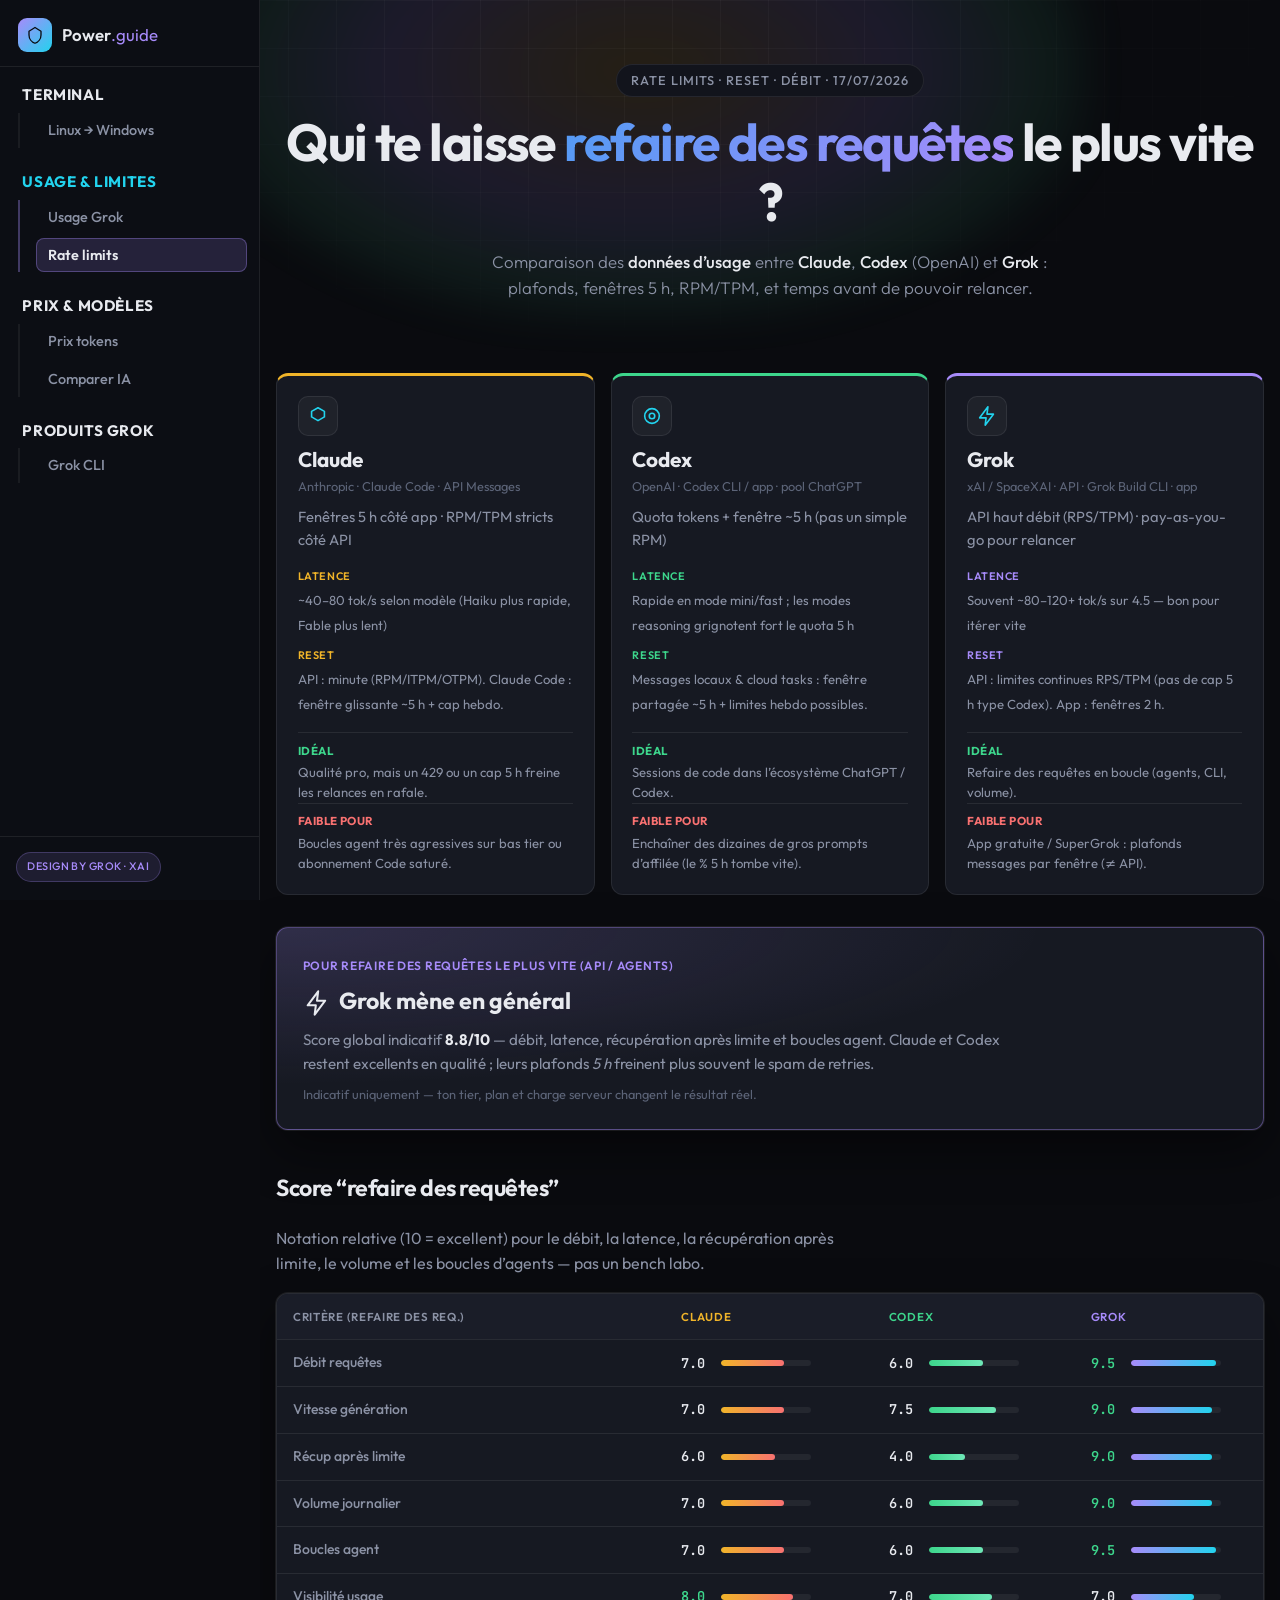
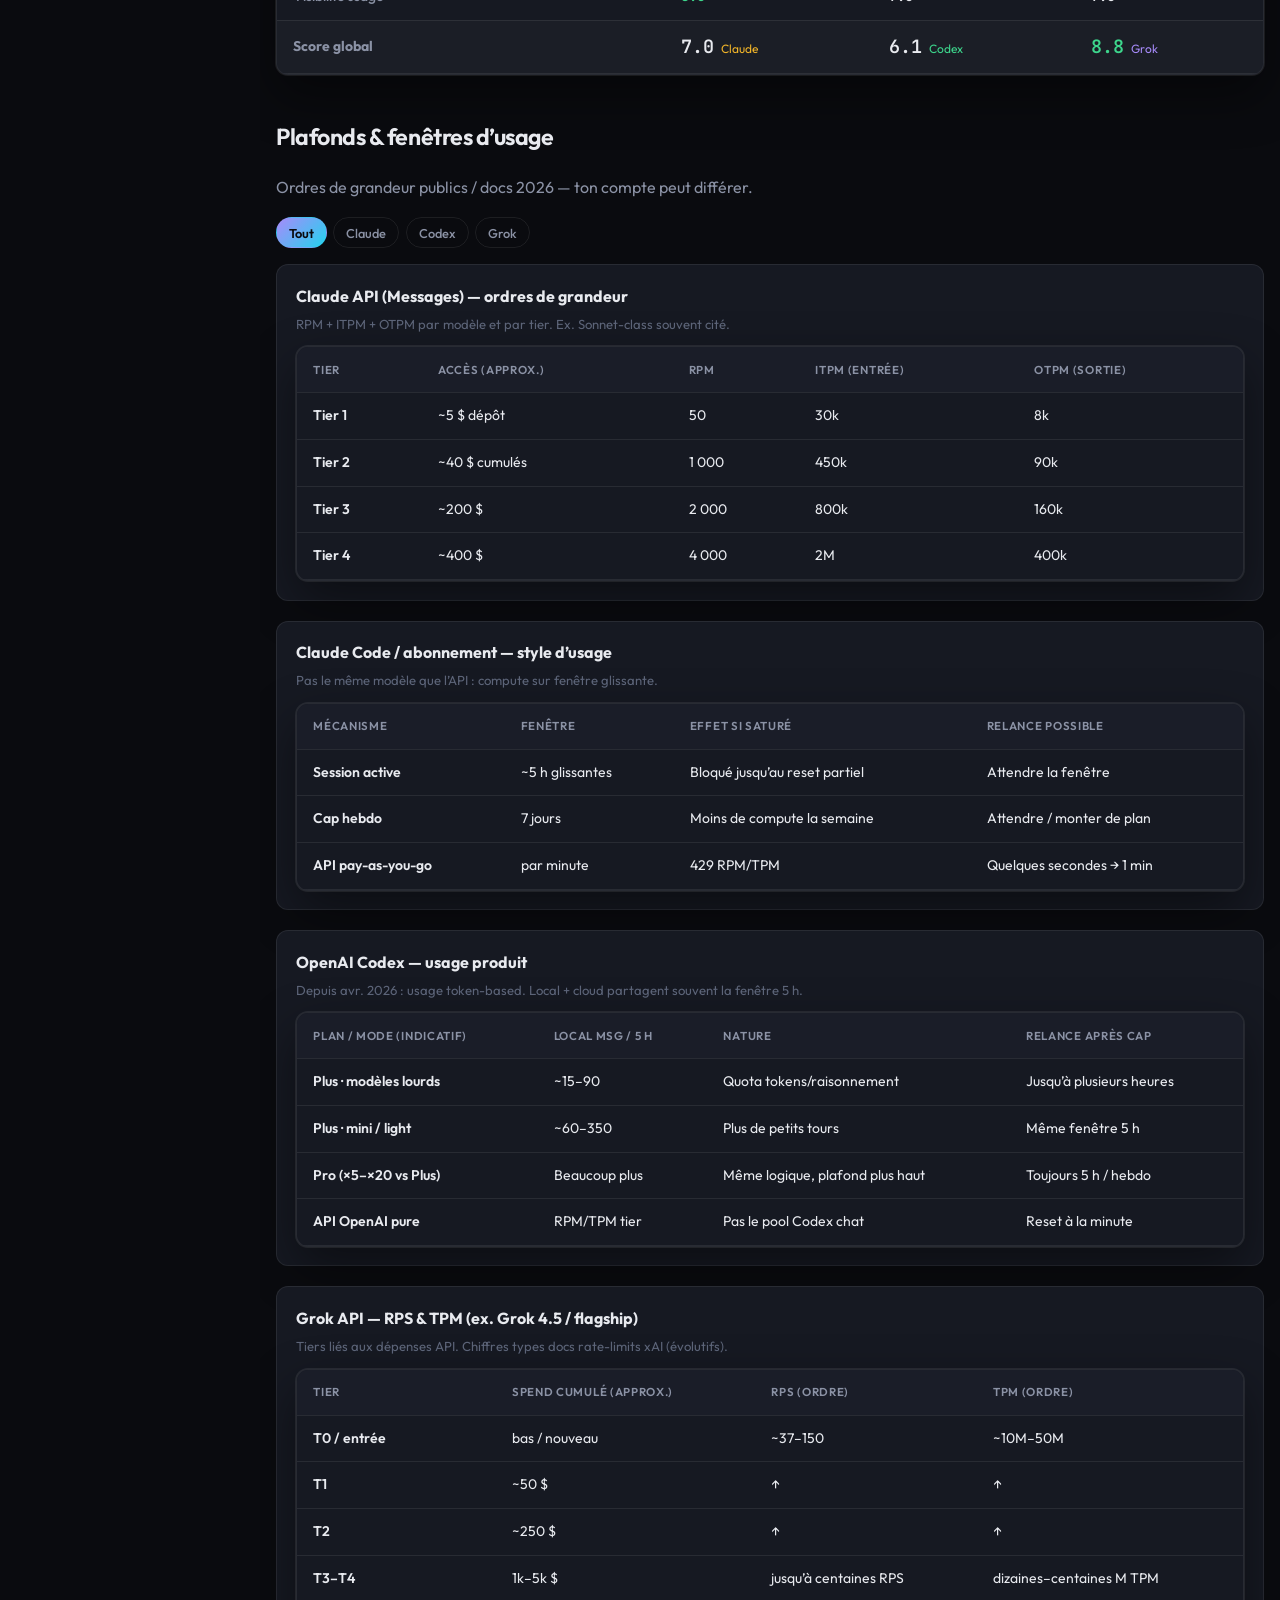
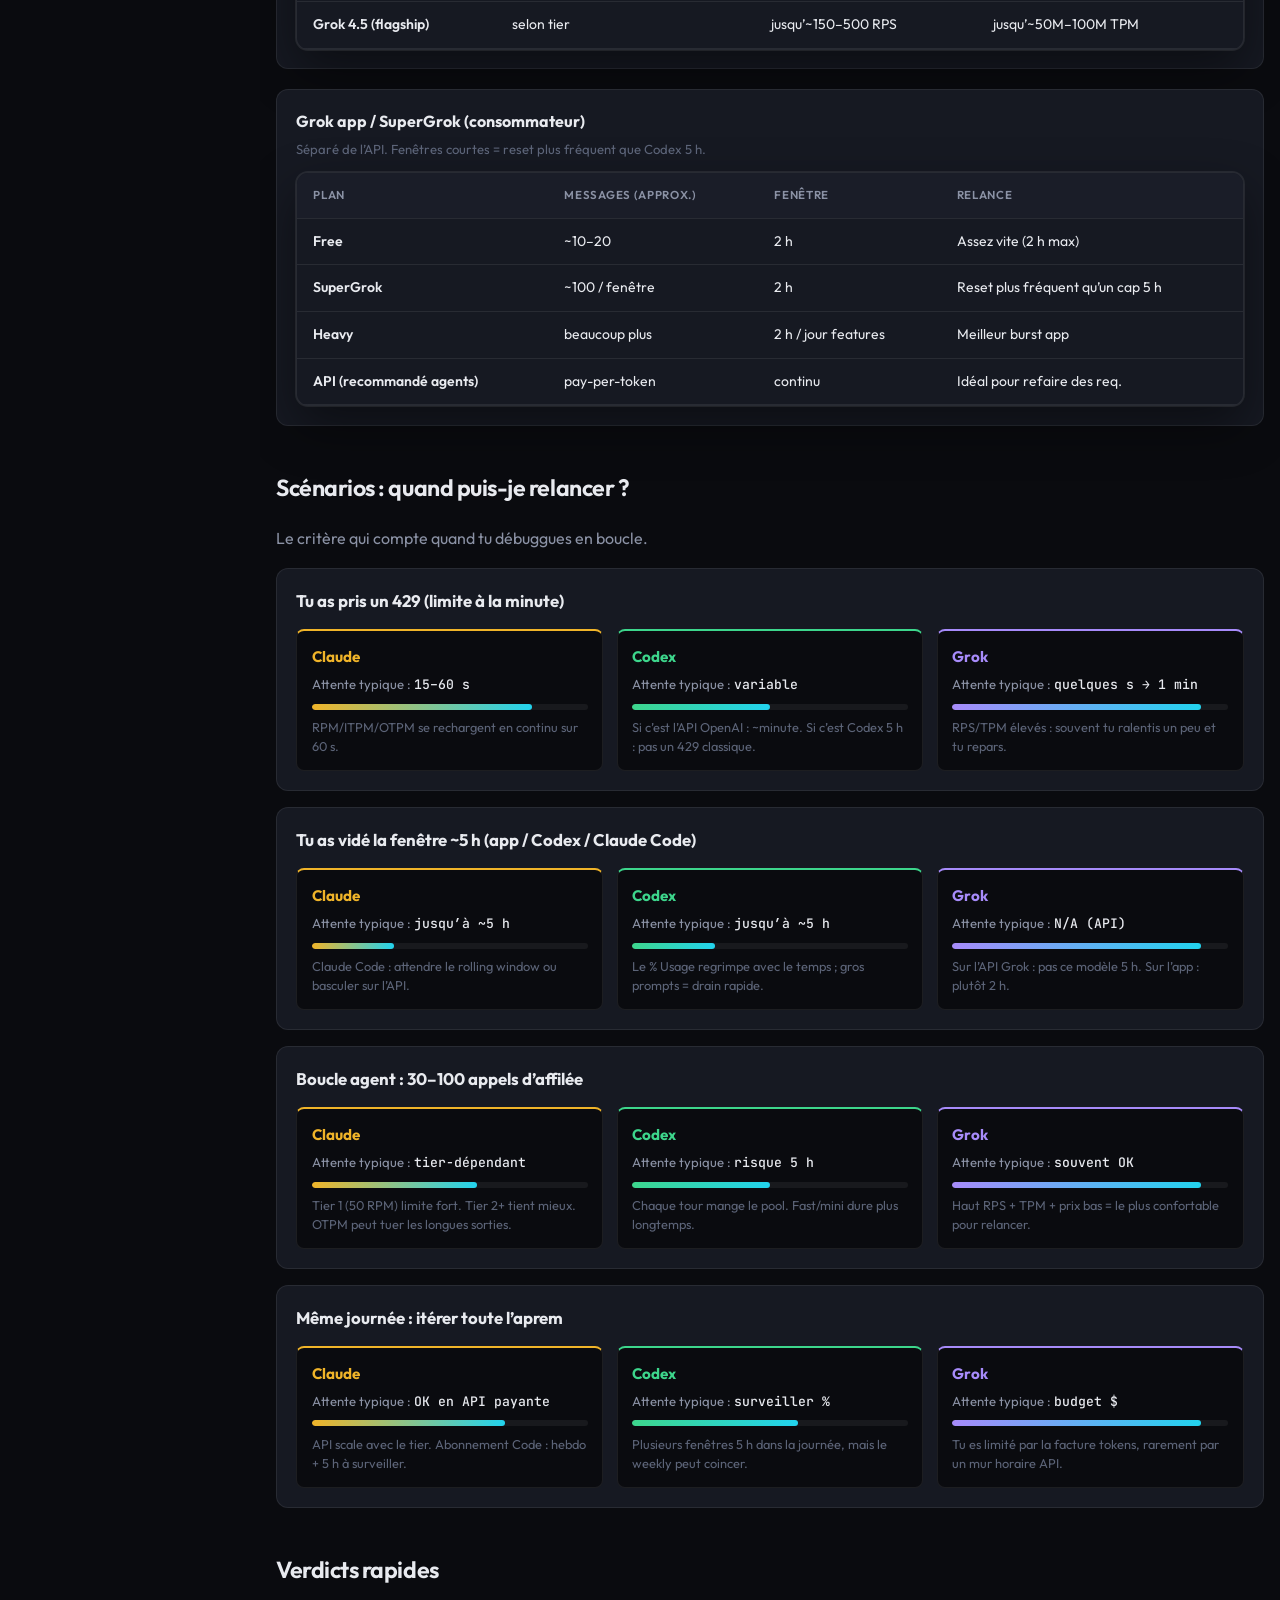
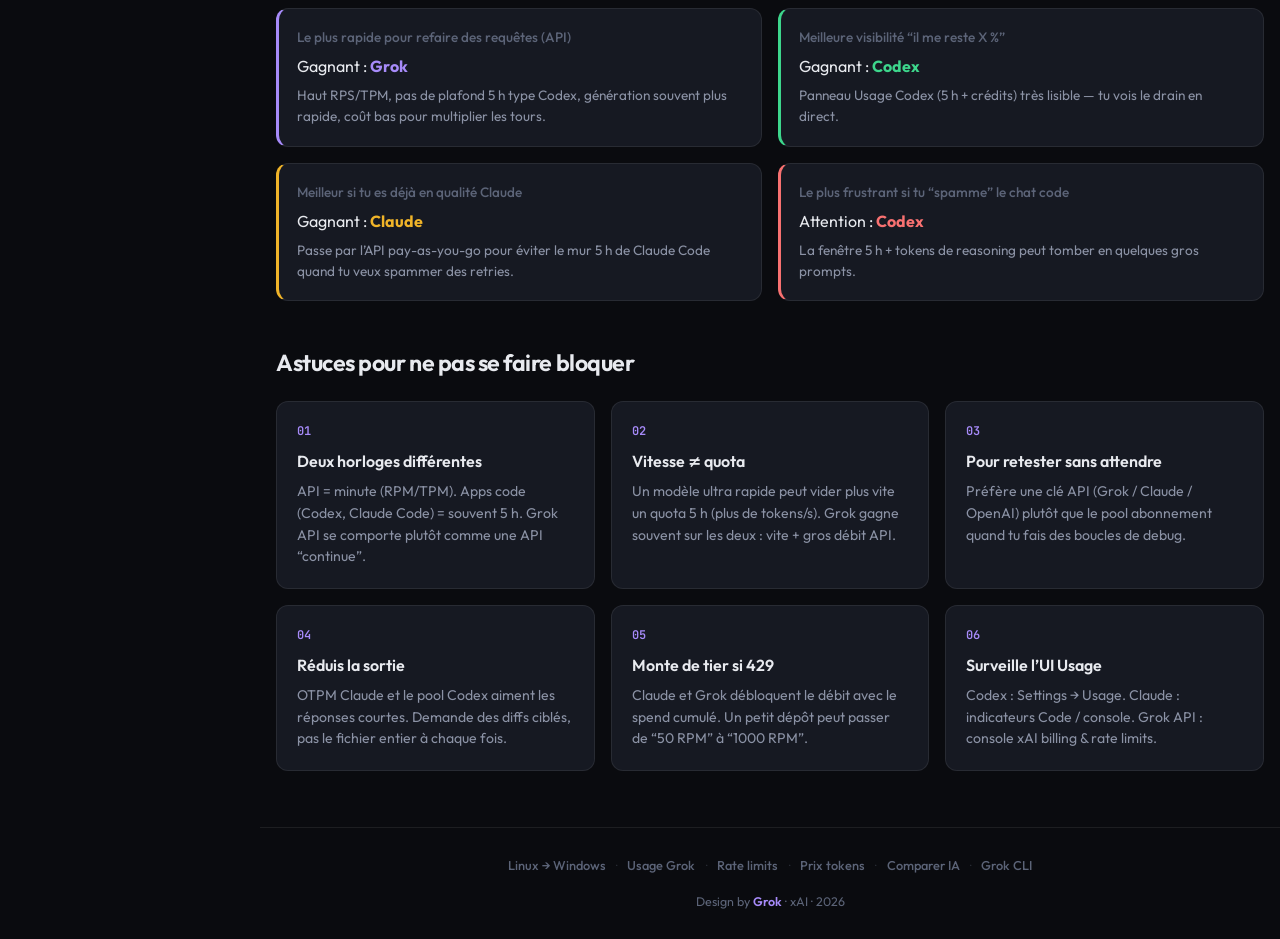
<file: rates.html>
<!DOCTYPE html>
<html lang="fr">
<head>
  <meta charset="UTF-8" />
  <meta name="viewport" content="width=device-width, initial-scale=1.0" />
  <title>Usage & vitesse — Claude vs Codex vs Grok | Qui permet de refaire des requêtes ?</title>
  <meta name="description" content="Compare les rate limits et la vitesse de retry entre Claude, OpenAI Codex et Grok. Qui récupère le plus vite pour enchaîner les requêtes ?" />
  <link rel="preconnect" href="https://fonts.googleapis.com" />
  <link rel="preconnect" href="https://fonts.gstatic.com" crossorigin />
  <link href="https://fonts.googleapis.com/css2?family=JetBrains+Mono:wght@400;500;600&family=Outfit:wght@300;400;500;600;700&display=swap" rel="stylesheet" />
  <link rel="stylesheet" href="css/style.css" />
  <link rel="stylesheet" href="css/icons.css" />
  <link rel="stylesheet" href="css/rates.css" />
</head>
<body class="has-sidebar">
  <div class="bg-grid" aria-hidden="true"></div>
  <div class="bg-glow bg-glow-rates" aria-hidden="true"></div>

  <!-- Navigation latérale gauche (visible sans JS) -->
  <aside class="site-sidebar" id="site-sidebar" aria-label="Navigation">
    <div class="sidebar-top">
      <a href="index.html" class="logo" aria-label="Power.guide — accueil">
        <span class="logo-mark" data-icon="logo" data-icon-size="18"></span>
        <span class="logo-text">Power<span class="accent">.guide</span></span>
      </a>
    </div>
    <nav class="sidebar-nav" id="site-nav">
      <div class="nav-cat" data-cat="terminal">
        <div class="nav-cat-label">Terminal</div>
        <div class="nav-cat-items">
          <a class="nav-link" data-nav="shell" href="index.html">Linux → Windows</a>
        </div>
      </div>
      <div class="nav-cat" data-cat="usage-group">
        <div class="nav-cat-label">Usage &amp; limites</div>
        <div class="nav-cat-items">
          <a class="nav-link" data-nav="usage" href="usage.html">Usage Grok</a>
          <a class="nav-link" data-nav="rates" href="rates.html">Rate limits</a>
        </div>
      </div>
      <div class="nav-cat" data-cat="models">
        <div class="nav-cat-label">Prix &amp; modèles</div>
        <div class="nav-cat-items">
          <a class="nav-link" data-nav="tokens" href="tokens.html">Prix tokens</a>
          <a class="nav-link" data-nav="compare" href="compare.html">Comparer IA</a>
        </div>
      </div>
      <div class="nav-cat" data-cat="products">
        <div class="nav-cat-label">Produits Grok</div>
        <div class="nav-cat-items">
          <a class="nav-link" data-nav="cli" href="grok-cli.html">Grok CLI</a>
        </div>
      </div>
    </nav>
    <div class="sidebar-bottom">
      <span class="badge sidebar-badge">Design by Grok · xAI</span>
    </div>
  </aside>
  <div class="sidebar-backdrop" id="sidebar-backdrop" hidden></div>
  <header class="mobile-topbar" id="mobile-topbar">
    <button type="button" class="nav-toggle" id="nav-toggle" aria-expanded="false" aria-controls="site-sidebar" aria-label="Ouvrir le menu">
      <span></span><span></span><span></span>
    </button>
    <a href="index.html" class="logo logo-mobile">
      <span class="logo-mark" data-icon="logo" data-icon-size="18"></span>
      <span class="logo-text">Power<span class="accent">.guide</span></span>
    </a>
  </header>



  <div class="page-wrap">
  <main>
    <section class="hero">
      <div class="container">
        <p class="hero-eyebrow">Rate limits · reset · débit · <span id="rates-date">—</span></p>
        <h1>
          Qui te laisse
          <span class="grad-win">refaire des requêtes</span>
          le plus vite ?
        </h1>
        <p class="hero-sub">
          Comparaison des <strong>données d’usage</strong> entre
          <strong>Claude</strong>, <strong>Codex</strong> (OpenAI) et <strong>Grok</strong> :
          plafonds, fenêtres 5&nbsp;h, RPM/TPM, et temps avant de pouvoir relancer.
        </p>
      </div>
    </section>

    <section class="container">
      <div class="provider-cards" id="provider-cards"></div>
    </section>

    <section class="container winner-section">
      <div id="winner-banner"></div>
    </section>

    <section class="container score-section" id="scores">
      <h2 class="section-title">Score “refaire des requêtes”</h2>
      <p class="section-lead">
        Notation relative (10 = excellent) pour le débit, la latence, la récupération après limite,
        le volume et les boucles d’agents — pas un bench labo.
      </p>
      <div class="table-wrap">
        <table class="cmd-table score-table">
          <thead id="rates-score-head"></thead>
          <tbody id="rates-score-body"></tbody>
        </table>
      </div>
    </section>

    <section class="container limits-section" id="limites">
      <h2 class="section-title">Plafonds & fenêtres d’usage</h2>
      <p class="section-lead">Ordres de grandeur publics / docs 2026 — ton compte peut différer.</p>
      <div class="table-filters filters" id="table-filters">
        <button type="button" class="filter-btn active" data-filter="all">Tout</button>
        <button type="button" class="filter-btn" data-filter="claude">Claude</button>
        <button type="button" class="filter-btn" data-filter="codex">Codex</button>
        <button type="button" class="filter-btn" data-filter="grok">Grok</button>
      </div>
      <div id="limit-tables"></div>
    </section>

    <section class="container retry-section" id="retry">
      <h2 class="section-title">Scénarios : quand puis-je relancer ?</h2>
      <p class="section-lead">Le critère qui compte quand tu débuggues en boucle.</p>
      <div id="retry-scenarios"></div>
    </section>

    <section class="container" id="verdict">
      <h2 class="section-title">Verdicts rapides</h2>
      <div class="verdicts-mini" id="rates-verdicts"></div>
    </section>

    <section class="container tips-section">
      <h2 class="section-title">Astuces pour ne pas se faire bloquer</h2>
      <div class="tips-grid" id="rates-tips"></div>
    </section>
  </main>

  <div id="site-footer"></div>
  </div><!-- /.page-wrap -->

  <script src="js/icons.js"></script>
  <script src="js/layout.js"></script>
  <script src="js/rates-data.js"></script>
  <script src="js/rates-app.js"></script>
</body>
</html>
</file>
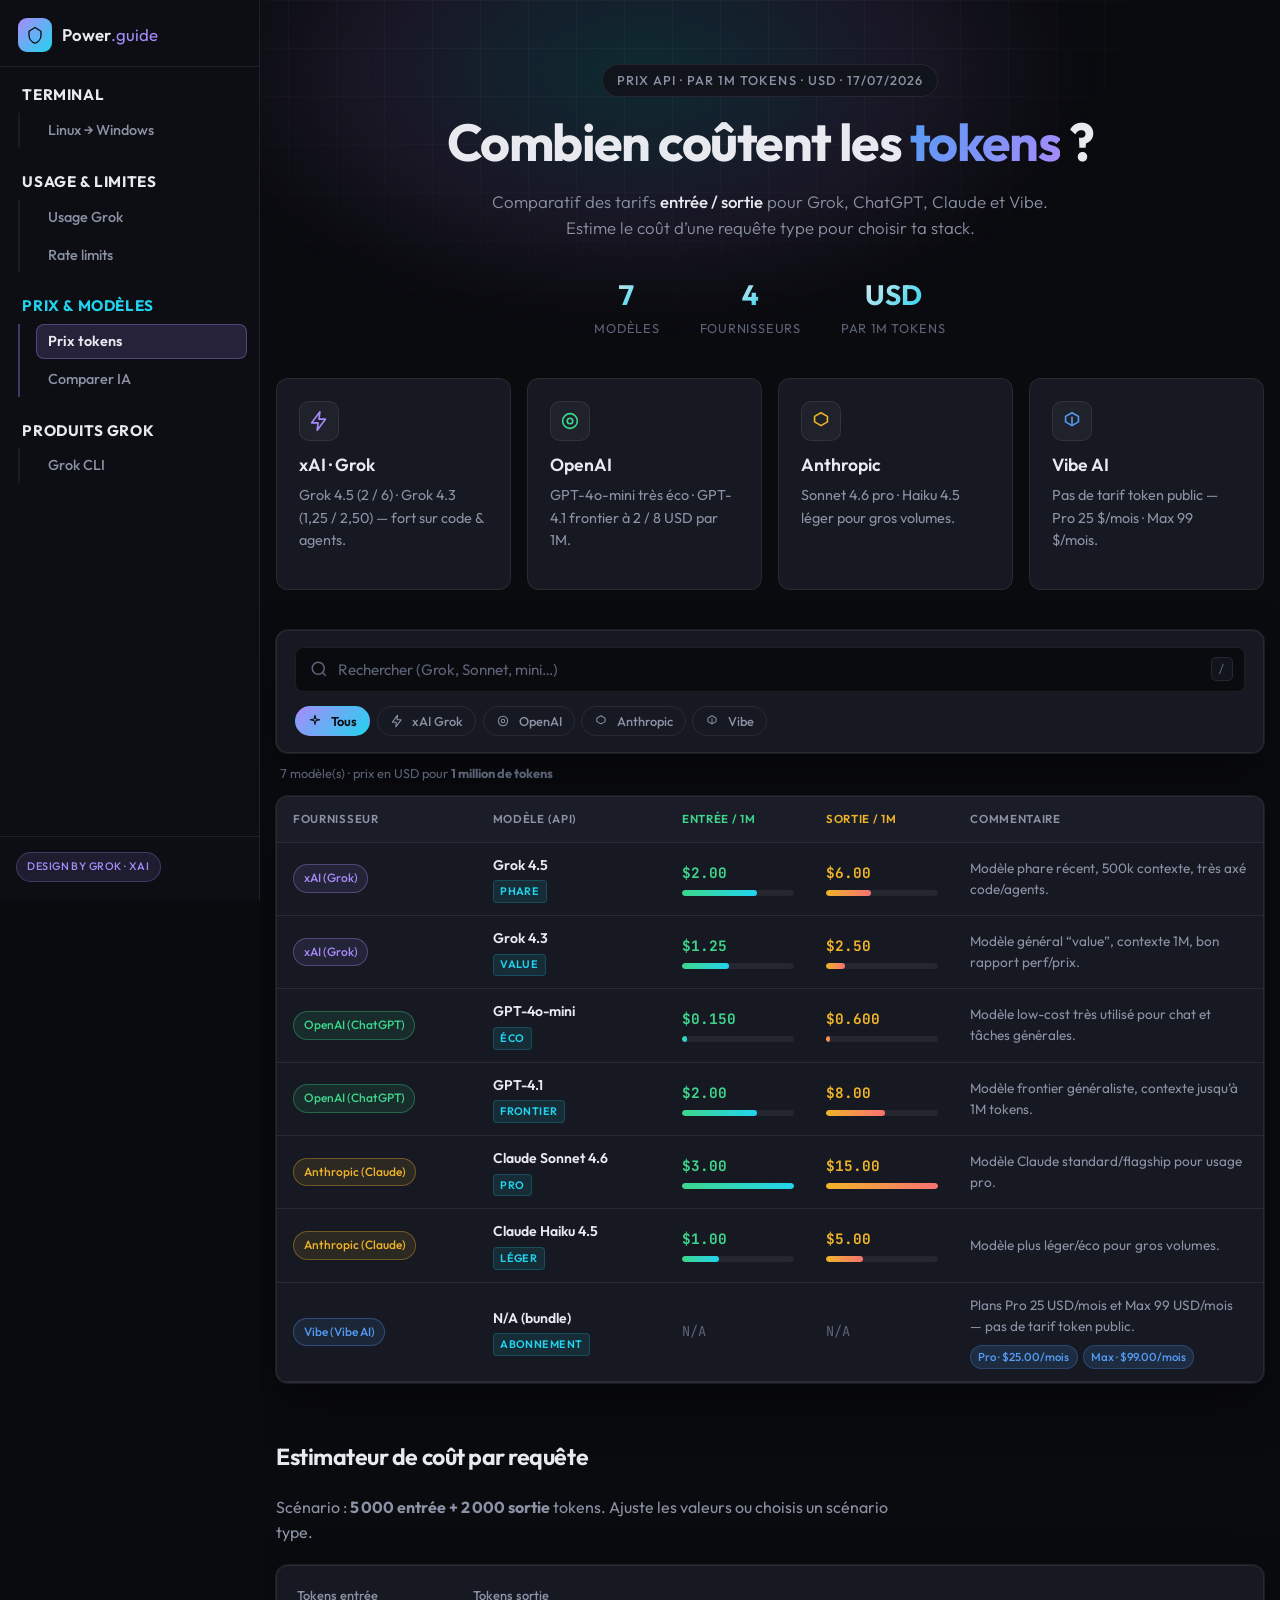
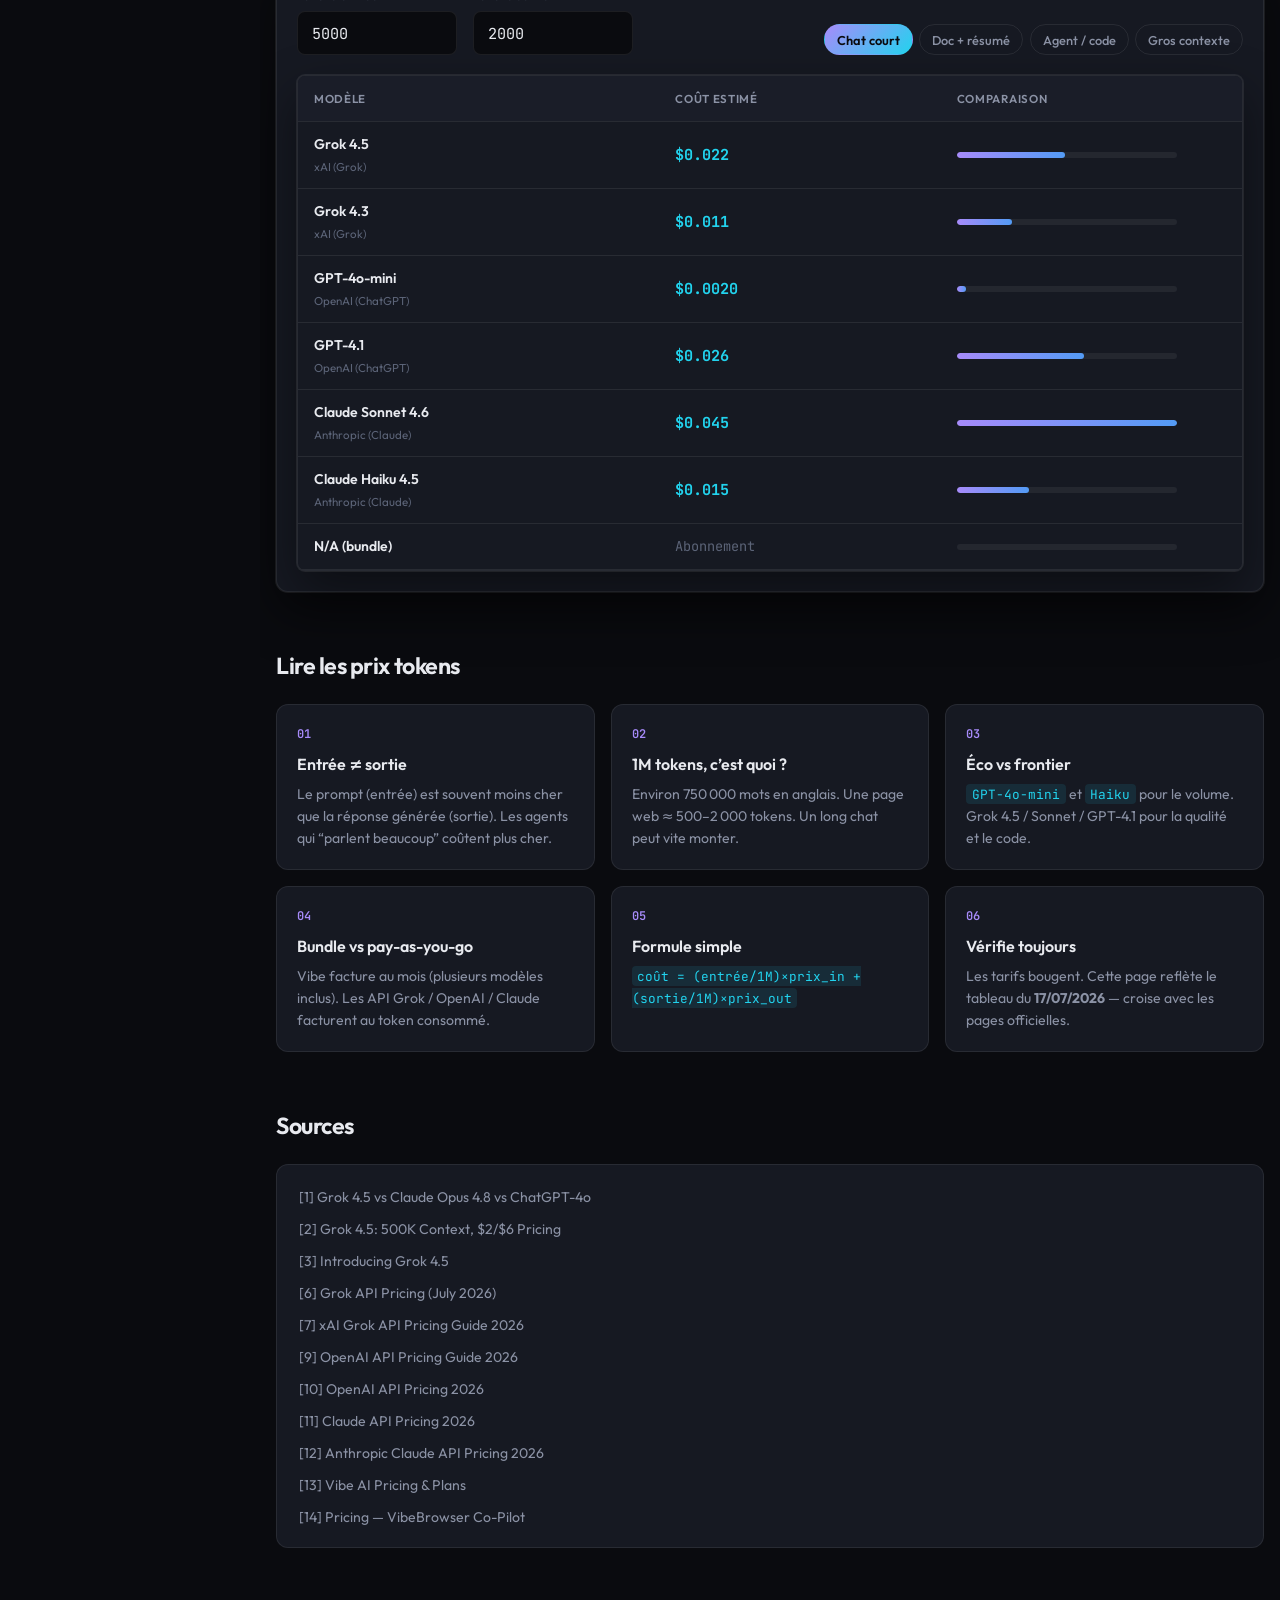
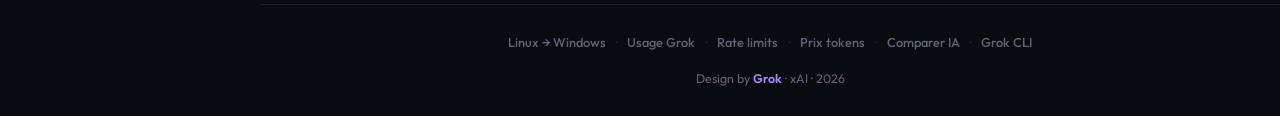
<file: tokens.html>
<!DOCTYPE html>
<html lang="fr">
<head>
  <meta charset="UTF-8" />
  <meta name="viewport" content="width=device-width, initial-scale=1.0" />
  <title>Prix API & Tokens | Grok · OpenAI · Claude — Design by Grok</title>
  <meta name="description" content="Comparatif des prix API par million de tokens : xAI Grok, OpenAI, Anthropic Claude, Vibe. Estimateur de coût par requête." />
  <link rel="preconnect" href="https://fonts.googleapis.com" />
  <link rel="preconnect" href="https://fonts.gstatic.com" crossorigin />
  <link href="https://fonts.googleapis.com/css2?family=JetBrains+Mono:wght@400;500;600&family=Outfit:wght@300;400;500;600;700&display=swap" rel="stylesheet" />
  <link rel="stylesheet" href="css/style.css" />
  <link rel="stylesheet" href="css/icons.css" />
  <link rel="stylesheet" href="css/tokens.css" />
</head>
<body class="has-sidebar">
  <div class="bg-grid" aria-hidden="true"></div>
  <div class="bg-glow bg-glow-tokens" aria-hidden="true"></div>

  <!-- Navigation latérale gauche (visible sans JS) -->
  <aside class="site-sidebar" id="site-sidebar" aria-label="Navigation">
    <div class="sidebar-top">
      <a href="index.html" class="logo" aria-label="Power.guide — accueil">
        <span class="logo-mark" data-icon="logo" data-icon-size="18"></span>
        <span class="logo-text">Power<span class="accent">.guide</span></span>
      </a>
    </div>
    <nav class="sidebar-nav" id="site-nav">
      <div class="nav-cat" data-cat="terminal">
        <div class="nav-cat-label">Terminal</div>
        <div class="nav-cat-items">
          <a class="nav-link" data-nav="shell" href="index.html">Linux → Windows</a>
        </div>
      </div>
      <div class="nav-cat" data-cat="usage-group">
        <div class="nav-cat-label">Usage &amp; limites</div>
        <div class="nav-cat-items">
          <a class="nav-link" data-nav="usage" href="usage.html">Usage Grok</a>
          <a class="nav-link" data-nav="rates" href="rates.html">Rate limits</a>
        </div>
      </div>
      <div class="nav-cat" data-cat="models">
        <div class="nav-cat-label">Prix &amp; modèles</div>
        <div class="nav-cat-items">
          <a class="nav-link" data-nav="tokens" href="tokens.html">Prix tokens</a>
          <a class="nav-link" data-nav="compare" href="compare.html">Comparer IA</a>
        </div>
      </div>
      <div class="nav-cat" data-cat="products">
        <div class="nav-cat-label">Produits Grok</div>
        <div class="nav-cat-items">
          <a class="nav-link" data-nav="cli" href="grok-cli.html">Grok CLI</a>
        </div>
      </div>
    </nav>
    <div class="sidebar-bottom">
      <span class="badge sidebar-badge">Design by Grok · xAI</span>
    </div>
  </aside>
  <div class="sidebar-backdrop" id="sidebar-backdrop" hidden></div>
  <header class="mobile-topbar" id="mobile-topbar">
    <button type="button" class="nav-toggle" id="nav-toggle" aria-expanded="false" aria-controls="site-sidebar" aria-label="Ouvrir le menu">
      <span></span><span></span><span></span>
    </button>
    <a href="index.html" class="logo logo-mobile">
      <span class="logo-mark" data-icon="logo" data-icon-size="18"></span>
      <span class="logo-text">Power<span class="accent">.guide</span></span>
    </a>
  </header>



  <div class="page-wrap">
  <main>
    <section class="hero">
      <div class="container">
        <p class="hero-eyebrow">Prix API · par 1M tokens · USD · 17/07/2026</p>
        <h1>
          Combien coûtent les
          <span class="grad-win">tokens</span> ?
        </h1>
        <p class="hero-sub">
          Comparatif des tarifs <strong>entrée / sortie</strong> pour Grok, ChatGPT, Claude et Vibe.
          Estime le coût d’une requête type pour choisir ta stack.
        </p>
        <div class="hero-stats">
          <div class="stat">
            <span class="stat-num" id="stat-models">0</span>
            <span class="stat-label">modèles</span>
          </div>
          <div class="stat">
            <span class="stat-num" id="stat-providers">0</span>
            <span class="stat-label">fournisseurs</span>
          </div>
          <div class="stat">
            <span class="stat-num">USD</span>
            <span class="stat-label">par 1M tokens</span>
          </div>
        </div>
      </div>
    </section>

    <section class="shell-cards container" aria-label="Fournisseurs">
      <article class="shell-card provider-card xai">
        <div class="shell-icon" data-icon="bolt" data-icon-size="22"></div>
        <h2>xAI · Grok</h2>
        <p>Grok 4.5 (2 / 6) · Grok 4.3 (1,25 / 2,50) — fort sur code & agents.</p>
      </article>
      <article class="shell-card provider-card openai">
        <div class="shell-icon" data-icon="openai" data-icon-size="22"></div>
        <h2>OpenAI</h2>
        <p>GPT-4o-mini très éco · GPT-4.1 frontier à 2 / 8 USD par 1M.</p>
      </article>
      <article class="shell-card provider-card anthropic">
        <div class="shell-icon" data-icon="claude" data-icon-size="22"></div>
        <h2>Anthropic</h2>
        <p>Sonnet 4.6 pro · Haiku 4.5 léger pour gros volumes.</p>
      </article>
      <article class="shell-card provider-card vibe">
        <div class="shell-icon" data-icon="vibe" data-icon-size="22"></div>
        <h2>Vibe AI</h2>
        <p>Pas de tarif token public — Pro 25 $/mois · Max 99 $/mois.</p>
      </article>
    </section>

    <section class="toolbar-section container" id="tableau">
      <div class="toolbar">
        <div class="search-wrap">
          <svg class="search-icon" width="18" height="18" viewBox="0 0 24 24" fill="none" stroke="currentColor" stroke-width="2" aria-hidden="true">
            <circle cx="11" cy="11" r="8"/><path d="m21 21-4.3-4.3"/>
          </svg>
          <input type="search" id="search" placeholder="Rechercher (Grok, Sonnet, mini…)" autocomplete="off" />
          <kbd class="kbd-hint">/</kbd>
        </div>
        <div class="filters" id="filters" role="group" aria-label="Filtrer par fournisseur">
          <button type="button" class="filter-btn active" data-provider="all">Tout</button>
        </div>
      </div>
      <p class="result-meta"><span id="visible-count">0</span> modèle(s) · prix en USD pour <strong>1 million de tokens</strong></p>
    </section>

    <section class="table-section container">
      <div class="table-wrap">
        <table class="cmd-table price-table" id="price-table">
          <thead>
            <tr>
              <th class="col-provider">Fournisseur</th>
              <th class="col-model">Modèle (API)</th>
              <th class="col-input">Entrée / 1M</th>
              <th class="col-output">Sortie / 1M</th>
              <th class="col-desc">Commentaire</th>
            </tr>
          </thead>
          <tbody id="price-body"></tbody>
        </table>
      </div>
      <p class="empty-state" id="empty-state" hidden>Aucun modèle ne correspond.</p>
    </section>

    <section class="estimator-section container" id="estimateur">
      <h2 class="section-title">Estimateur de coût par requête</h2>
      <p class="section-lead">
        Scénario : <strong id="scenario-label">5 000 entrée + 2 000 sortie</strong> tokens.
        Ajuste les valeurs ou choisis un scénario type.
      </p>

      <div class="estimator-panel">
        <div class="estimator-controls">
          <label class="field">
            <span>Tokens entrée</span>
            <input type="number" id="input-tokens" min="0" step="100" value="5000" />
          </label>
          <label class="field">
            <span>Tokens sortie</span>
            <input type="number" id="output-tokens" min="0" step="100" value="2000" />
          </label>
          <div class="scenario-btns" id="scenario-btns">
            <button type="button" class="filter-btn active" data-in="5000" data-out="2000">Chat court</button>
            <button type="button" class="filter-btn" data-in="20000" data-out="4000">Doc + résumé</button>
            <button type="button" class="filter-btn" data-in="50000" data-out="8000">Agent / code</button>
            <button type="button" class="filter-btn" data-in="100000" data-out="15000">Gros contexte</button>
          </div>
        </div>

        <div class="table-wrap estimate-wrap">
          <table class="cmd-table estimate-table">
            <thead>
              <tr>
                <th>Modèle</th>
                <th>Coût estimé</th>
                <th>Comparaison</th>
              </tr>
            </thead>
            <tbody id="estimate-body"></tbody>
          </table>
        </div>
      </div>
    </section>

    <section class="tips-section container">
      <h2 class="section-title">Lire les prix tokens</h2>
      <div class="tips-grid">
        <article class="tip-card">
          <span class="tip-num">01</span>
          <h3>Entrée ≠ sortie</h3>
          <p>Le prompt (entrée) est souvent moins cher que la réponse générée (sortie). Les agents qui “parlent beaucoup” coûtent plus cher.</p>
        </article>
        <article class="tip-card">
          <span class="tip-num">02</span>
          <h3>1M tokens, c’est quoi ?</h3>
          <p>Environ 750 000 mots en anglais. Une page web ≈ 500–2 000 tokens. Un long chat peut vite monter.</p>
        </article>
        <article class="tip-card">
          <span class="tip-num">03</span>
          <h3>Éco vs frontier</h3>
          <p><code>GPT-4o-mini</code> et <code>Haiku</code> pour le volume. Grok 4.5 / Sonnet / GPT-4.1 pour la qualité et le code.</p>
        </article>
        <article class="tip-card">
          <span class="tip-num">04</span>
          <h3>Bundle vs pay-as-you-go</h3>
          <p>Vibe facture au mois (plusieurs modèles inclus). Les API Grok / OpenAI / Claude facturent au token consommé.</p>
        </article>
        <article class="tip-card">
          <span class="tip-num">05</span>
          <h3>Formule simple</h3>
          <p><code>coût = (entrée/1M)×prix_in + (sortie/1M)×prix_out</code></p>
        </article>
        <article class="tip-card">
          <span class="tip-num">06</span>
          <h3>Vérifie toujours</h3>
          <p>Les tarifs bougent. Cette page reflète le tableau du <strong>17/07/2026</strong> — croise avec les pages officielles.</p>
        </article>
      </div>
    </section>

    <section class="sources-section container" id="sources">
      <h2 class="section-title">Sources</h2>
      <ul class="sources-list" id="sources-list"></ul>
    </section>
  </main>

  <div id="site-footer"></div>
  </div><!-- /.page-wrap -->

  <script src="js/icons.js"></script>
  <script src="js/layout.js"></script>
  <script src="js/tokens-data.js"></script>
  <script src="js/tokens-app.js"></script>
</body>
</html>
</file>
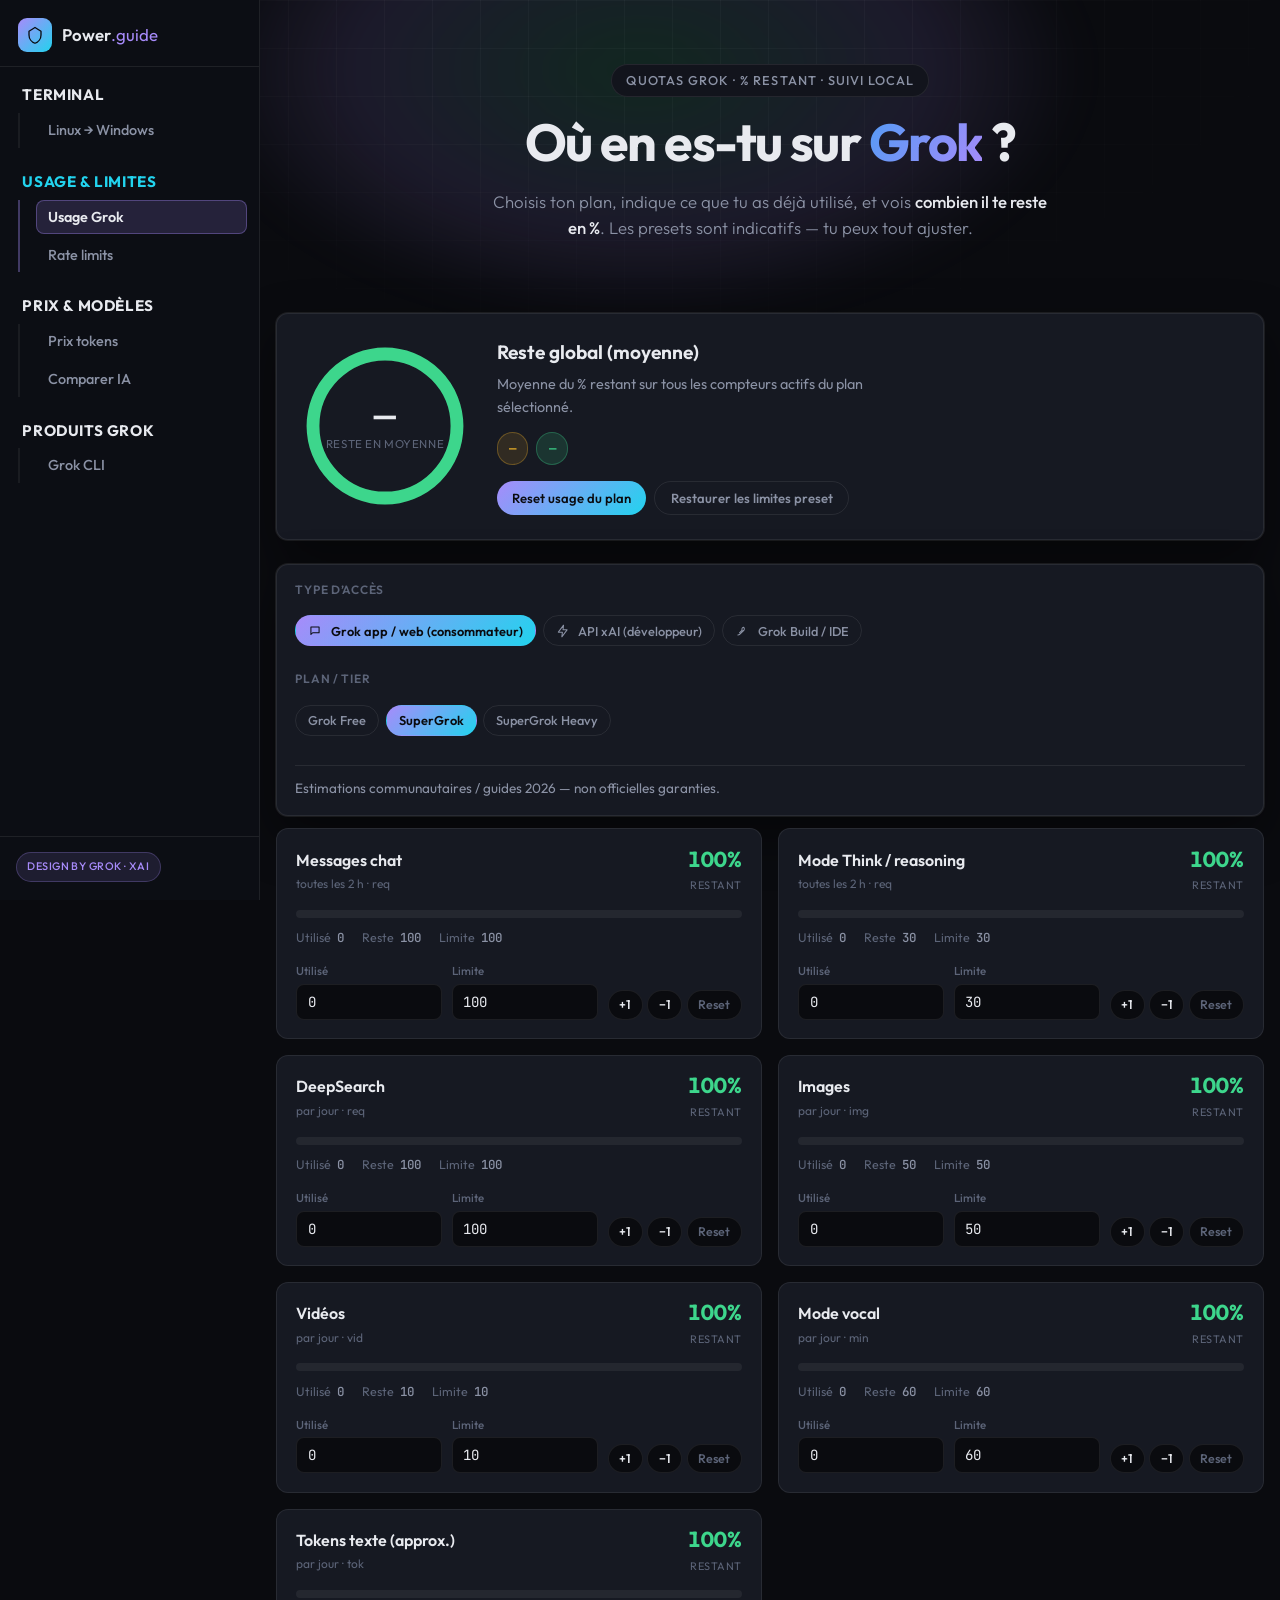
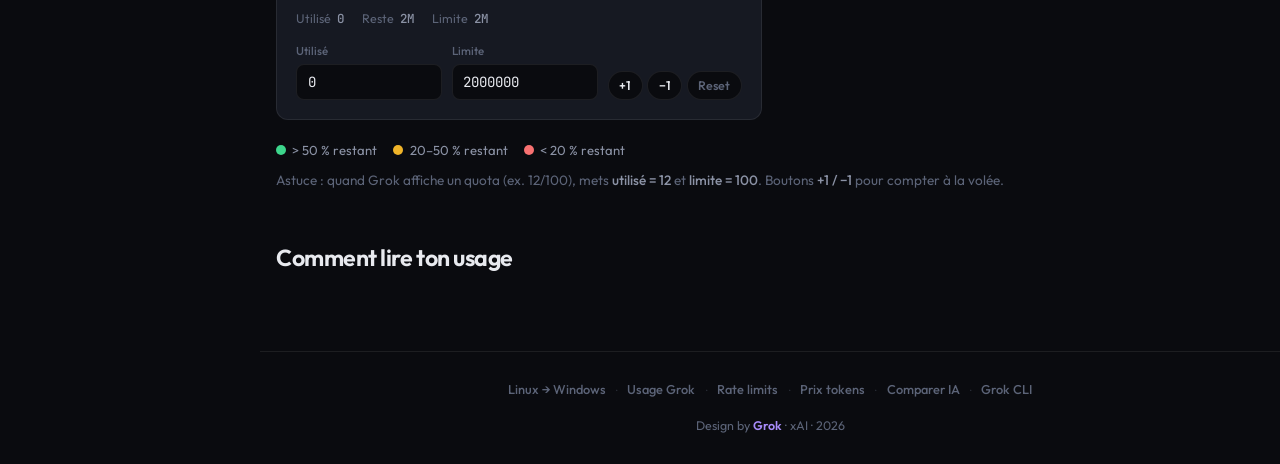
<file: usage.html>
<!DOCTYPE html>
<html lang="fr">
<head>
  <meta charset="UTF-8" />
  <meta name="viewport" content="width=device-width, initial-scale=1.0" />
  <title>Usage Grok | Quotas & % restant — Design by Grok</title>
  <meta name="description" content="Suis ton usage Grok : combien tu as droit, ce que tu as consommé, et le pourcentage restant. Free, SuperGrok, API xAI." />
  <link rel="preconnect" href="https://fonts.googleapis.com" />
  <link rel="preconnect" href="https://fonts.gstatic.com" crossorigin />
  <link href="https://fonts.googleapis.com/css2?family=JetBrains+Mono:wght@400;500;600&family=Outfit:wght@300;400;500;600;700&display=swap" rel="stylesheet" />
  <link rel="stylesheet" href="css/style.css" />
  <link rel="stylesheet" href="css/icons.css" />
  <link rel="stylesheet" href="css/usage.css" />
</head>
<body class="has-sidebar">
  <div class="bg-grid" aria-hidden="true"></div>
  <div class="bg-glow bg-glow-usage" aria-hidden="true"></div>

  <!-- Navigation latérale gauche (visible sans JS) -->
  <aside class="site-sidebar" id="site-sidebar" aria-label="Navigation">
    <div class="sidebar-top">
      <a href="index.html" class="logo" aria-label="Power.guide — accueil">
        <span class="logo-mark" data-icon="logo" data-icon-size="18"></span>
        <span class="logo-text">Power<span class="accent">.guide</span></span>
      </a>
    </div>
    <nav class="sidebar-nav" id="site-nav">
      <div class="nav-cat" data-cat="terminal">
        <div class="nav-cat-label">Terminal</div>
        <div class="nav-cat-items">
          <a class="nav-link" data-nav="shell" href="index.html">Linux → Windows</a>
        </div>
      </div>
      <div class="nav-cat" data-cat="usage-group">
        <div class="nav-cat-label">Usage &amp; limites</div>
        <div class="nav-cat-items">
          <a class="nav-link" data-nav="usage" href="usage.html">Usage Grok</a>
          <a class="nav-link" data-nav="rates" href="rates.html">Rate limits</a>
        </div>
      </div>
      <div class="nav-cat" data-cat="models">
        <div class="nav-cat-label">Prix &amp; modèles</div>
        <div class="nav-cat-items">
          <a class="nav-link" data-nav="tokens" href="tokens.html">Prix tokens</a>
          <a class="nav-link" data-nav="compare" href="compare.html">Comparer IA</a>
        </div>
      </div>
      <div class="nav-cat" data-cat="products">
        <div class="nav-cat-label">Produits Grok</div>
        <div class="nav-cat-items">
          <a class="nav-link" data-nav="cli" href="grok-cli.html">Grok CLI</a>
        </div>
      </div>
    </nav>
    <div class="sidebar-bottom">
      <span class="badge sidebar-badge">Design by Grok · xAI</span>
    </div>
  </aside>
  <div class="sidebar-backdrop" id="sidebar-backdrop" hidden></div>
  <header class="mobile-topbar" id="mobile-topbar">
    <button type="button" class="nav-toggle" id="nav-toggle" aria-expanded="false" aria-controls="site-sidebar" aria-label="Ouvrir le menu">
      <span></span><span></span><span></span>
    </button>
    <a href="index.html" class="logo logo-mobile">
      <span class="logo-mark" data-icon="logo" data-icon-size="18"></span>
      <span class="logo-text">Power<span class="accent">.guide</span></span>
    </a>
  </header>



  <div class="page-wrap">
  <main>
    <section class="hero">
      <div class="container">
        <p class="hero-eyebrow">Quotas Grok · % restant · suivi local</p>
        <h1>
          Où en es-tu sur
          <span class="grad-win">Grok</span> ?
        </h1>
        <p class="hero-sub">
          Choisis ton plan, indique ce que tu as déjà utilisé, et vois
          <strong>combien il te reste en %</strong>.
          Les presets sont indicatifs — tu peux tout ajuster.
        </p>
      </div>
    </section>

    <section class="overall-section container" id="suivi">
      <div class="overall-panel">
        <div class="ring-wrap">
          <svg class="ring" viewBox="0 0 100 100" aria-hidden="true">
            <circle class="ring-bg" cx="50" cy="50" r="45" />
            <circle class="ring-fill ok" id="overall-fill" cx="50" cy="50" r="45"
              stroke-dasharray="283" stroke-dashoffset="70" />
          </svg>
          <div class="ring-center">
            <span class="ring-pct" id="overall-pct">—</span>
            <span class="ring-sub" id="overall-label">reste en moyenne</span>
          </div>
        </div>
        <div class="overall-copy">
          <h2>Reste global (moyenne)</h2>
          <p>Moyenne du % restant sur tous les compteurs actifs du plan sélectionné.</p>
          <div class="overall-chips">
            <span class="chip used" id="summary-used">—</span>
            <span class="chip left" id="summary-left">—</span>
          </div>
          <div class="overall-actions">
            <button type="button" class="btn-primary" id="btn-reset-all">Reset usage du plan</button>
            <button type="button" class="btn-ghost" id="btn-restore-limits">Restaurer les limites preset</button>
          </div>
        </div>
      </div>
    </section>

    <section class="toolbar-section container">
      <div class="toolbar">
        <p class="toolbar-label">Type d’accès</p>
        <div class="filters" id="category-tabs" role="tablist" aria-label="Catégorie d’usage"></div>
        <p class="toolbar-label">Plan / tier</p>
        <div class="filters" id="plan-tabs" role="tablist" aria-label="Plan Grok"></div>
        <p class="plan-note" id="plan-note"></p>
      </div>
    </section>

    <section class="meters-section container">
      <div class="meters-grid" id="meters"></div>
    </section>

    <section class="legend-section container">
      <div class="legend">
        <span class="leg ok"><i></i> &gt; 50 % restant</span>
        <span class="leg warn"><i></i> 20–50 % restant</span>
        <span class="leg crit"><i></i> &lt; 20 % restant</span>
      </div>
      <p class="legend-hint">
        Astuce : quand Grok affiche un quota (ex. 12/100), mets <strong>utilisé = 12</strong> et <strong>limite = 100</strong>.
        Boutons <strong>+1 / −1</strong> pour compter à la volée.
      </p>
    </section>

    <section class="tips-section container" id="astuces">
      <h2 class="section-title">Comment lire ton usage</h2>
      <div class="tips-grid" id="tips-grid"></div>
    </section>
  </main>

  <div id="site-footer"></div>
  </div><!-- /.page-wrap -->

  <div class="toast" id="toast" role="status" aria-live="polite"></div>

  <script src="js/icons.js"></script>
  <script src="js/layout.js"></script>
  <script src="js/usage-data.js"></script>
  <script src="js/usage-app.js"></script>
</body>
</html>
</file>
<file: css/style.css>
/* =========================================================
   Power-Shell Guide — Design by Grok (xAI aesthetic)
   Dark, precise, terminal-inspired
   ========================================================= */

:root {
  --bg: #0a0b0f;
  --bg-elevated: #12141c;
  --bg-card: #161922;
  --bg-row-hover: #1c2030;
  --border: rgba(255, 255, 255, 0.08);
  --border-strong: rgba(255, 255, 255, 0.14);
  --text: #e8eaef;
  --text-muted: #8b92a5;
  --text-dim: #5c6478;
  --linux: #3dd68c;
  --linux-dim: rgba(61, 214, 140, 0.15);
  --ps: #539bf5;
  --ps-dim: rgba(83, 155, 245, 0.15);
  --cmd: #f0b429;
  --cmd-dim: rgba(240, 180, 41, 0.12);
  --accent: #a78bfa;
  --accent-2: #22d3ee;
  --danger: #f87171;
  --radius: 12px;
  --radius-sm: 8px;
  --font: "Outfit", system-ui, sans-serif;
  --mono: "JetBrains Mono", ui-monospace, monospace;
  --header-h: 56px;
  --sidebar-w: 260px;
  --shadow: 0 0 0 1px var(--border), 0 20px 50px rgba(0, 0, 0, 0.45);
}

*,
*::before,
*::after {
  box-sizing: border-box;
  margin: 0;
  padding: 0;
}

html {
  scroll-behavior: smooth;
}

body {
  font-family: var(--font);
  background: var(--bg);
  color: var(--text);
  line-height: 1.55;
  min-height: 100vh;
  overflow-x: hidden;
}

/* ——— Background décor ——— */
.bg-grid {
  position: fixed;
  inset: 0;
  background-image:
    linear-gradient(rgba(255, 255, 255, 0.03) 1px, transparent 1px),
    linear-gradient(90deg, rgba(255, 255, 255, 0.03) 1px, transparent 1px);
  background-size: 48px 48px;
  mask-image: radial-gradient(ellipse 80% 60% at 50% 0%, black 20%, transparent 70%);
  pointer-events: none;
  z-index: 0;
}

.bg-glow {
  position: fixed;
  top: -20%;
  left: 50%;
  transform: translateX(-50%);
  width: 900px;
  height: 500px;
  background: radial-gradient(ellipse, rgba(167, 139, 250, 0.18) 0%, rgba(34, 211, 238, 0.08) 40%, transparent 70%);
  pointer-events: none;
  z-index: 0;
  filter: blur(20px);
}

.container {
  width: min(1180px, 100% - 2rem);
  margin-inline: auto;
  position: relative;
  z-index: 1;
}

/* ——— Layout sidebar gauche (toujours présente) ——— */
body,
body.has-sidebar {
  padding-left: 0; /* le décalage est sur .page-wrap */
}

/* Contenu à droite de la sidebar — isole les tableaux larges */
.page-wrap {
  margin-left: var(--sidebar-w);
  min-width: 0;
  max-width: 100%;
  width: auto;
  min-height: 100vh;
  position: relative;
  z-index: 1;
  overflow-x: clip;
}

body .container,
body.has-sidebar .container {
  width: min(1100px, 100% - 2rem);
}

/* Sidebar gauche — fixe, hors du flux, jamais poussée par les tableaux */
.site-sidebar {
  position: fixed !important;
  top: 0;
  left: 0;
  bottom: 0;
  z-index: 1000;
  width: var(--sidebar-w);
  height: 100vh;
  height: 100dvh;
  display: flex !important;
  flex-direction: column;
  background: #0c0e14;
  border-right: 1px solid var(--border);
  overflow-x: hidden;
  overflow-y: auto;
  transform: none !important;
  visibility: visible !important;
  opacity: 1 !important;
  pointer-events: auto;
}

.sidebar-top {
  padding: 1.15rem 1.15rem 0.85rem;
  border-bottom: 1px solid var(--border);
  flex-shrink: 0;
}

.logo {
  display: flex;
  align-items: center;
  gap: 0.6rem;
  text-decoration: none;
  color: var(--text);
  font-weight: 600;
  font-size: 1.05rem;
  flex-shrink: 0;
}

.logo-mark {
  display: grid;
  place-items: center;
  width: 34px;
  height: 34px;
  border-radius: 9px;
  background: linear-gradient(135deg, var(--accent), var(--accent-2));
  color: #0a0b0f;
  font-size: 0;
  font-weight: 700;
}

.logo-text .accent {
  color: var(--accent);
  font-weight: 400;
}

/* Nav catégories + sous-menus */
.sidebar-nav {
  flex: 1;
  overflow-y: auto;
  padding: 1rem 0.75rem 1.25rem;
  display: flex;
  flex-direction: column;
  gap: 1.35rem;
}

.nav-cat-label {
  font-size: 0.95rem;
  font-weight: 700;
  letter-spacing: 0.04em;
  text-transform: uppercase;
  color: var(--text);
  padding: 0.15rem 0.65rem 0.55rem;
  line-height: 1.25;
}

.nav-cat.is-active-cat .nav-cat-label {
  color: var(--accent-2);
}

.nav-cat-items {
  display: flex;
  flex-direction: column;
  gap: 0.2rem;
  /* décalage sous-menus vers la droite */
  padding-left: 1rem;
  margin-left: 0.35rem;
  border-left: 2px solid rgba(255, 255, 255, 0.06);
}

.nav-cat.is-active-cat .nav-cat-items {
  border-left-color: rgba(167, 139, 250, 0.35);
}

.nav-link {
  display: block;
  color: var(--text-muted);
  text-decoration: none;
  font-size: 0.9rem;
  font-weight: 500;
  padding: 0.5rem 0.75rem;
  border-radius: 8px;
  transition: color 0.15s, background 0.15s, transform 0.15s;
  line-height: 1.3;
}

.nav-link:hover {
  color: var(--text);
  background: rgba(255, 255, 255, 0.05);
}

.nav-link.active {
  color: var(--text);
  background: rgba(167, 139, 250, 0.16);
  box-shadow: inset 0 0 0 1px rgba(167, 139, 250, 0.35);
  font-weight: 600;
}

.sidebar-bottom {
  flex-shrink: 0;
  padding: 0.9rem 1rem 1.15rem;
  border-top: 1px solid var(--border);
}

.badge,
.sidebar-badge {
  display: inline-block;
  font-size: 0.68rem;
  font-weight: 500;
  letter-spacing: 0.04em;
  text-transform: uppercase;
  color: var(--accent);
  background: rgba(167, 139, 250, 0.12);
  border: 1px solid rgba(167, 139, 250, 0.25);
  padding: 0.35rem 0.65rem;
  border-radius: 999px;
  white-space: nowrap;
}

/* Topbar mobile uniquement */
.mobile-topbar {
  display: none;
  position: sticky;
  top: 0;
  z-index: 150;
  align-items: center;
  gap: 0.75rem;
  min-height: var(--header-h);
  padding: 0 0.85rem;
  backdrop-filter: blur(16px);
  background: rgba(10, 11, 15, 0.88);
  border-bottom: 1px solid var(--border);
}

.sidebar-backdrop {
  display: none;
}

.nav-toggle {
  display: flex;
  flex-direction: column;
  justify-content: center;
  gap: 5px;
  width: 40px;
  height: 40px;
  padding: 0;
  border: 1px solid var(--border);
  border-radius: 10px;
  background: var(--bg-card);
  cursor: pointer;
  flex-shrink: 0;
}

.nav-toggle span {
  display: block;
  width: 16px;
  height: 2px;
  margin-inline: auto;
  background: var(--text-muted);
  border-radius: 1px;
  transition: transform 0.2s, opacity 0.2s;
}

.nav-toggle[aria-expanded="true"] span:nth-child(1) {
  transform: translateY(7px) rotate(45deg);
}
.nav-toggle[aria-expanded="true"] span:nth-child(2) {
  opacity: 0;
}
.nav-toggle[aria-expanded="true"] span:nth-child(3) {
  transform: translateY(-7px) rotate(-45deg);
}

/* ——— Footer minimaliste (partagé) ——— */
.site-footer {
  border-top: 1px solid var(--border);
  padding: 1.5rem 0 1.75rem;
  margin-top: 2rem;
  position: relative;
  z-index: 1;
}

.footer-inner {
  display: flex;
  flex-direction: column;
  align-items: center;
  gap: 0.75rem;
  text-align: center;
}

.footer-nav {
  display: flex;
  flex-wrap: wrap;
  align-items: center;
  justify-content: center;
  gap: 0.35rem 0.15rem;
}

.footer-nav a {
  color: var(--text-dim);
  text-decoration: none;
  font-size: 0.8rem;
  font-weight: 500;
  padding: 0.25rem 0.5rem;
  border-radius: 6px;
  transition: color 0.15s;
}

.footer-nav a:hover {
  color: var(--accent-2);
}

.footer-dot {
  color: var(--text-dim);
  opacity: 0.4;
  font-size: 0.7rem;
  user-select: none;
}

.footer-cred {
  font-size: 0.78rem;
  color: var(--text-dim);
  margin: 0;
}

.footer-cred strong {
  color: var(--accent);
  font-weight: 600;
}

/* ——— Hero ——— */
.hero {
  padding: 4rem 0 2.5rem;
  text-align: center;
}

.hero-eyebrow {
  display: inline-block;
  font-size: 0.8rem;
  font-weight: 500;
  letter-spacing: 0.08em;
  text-transform: uppercase;
  color: var(--text-muted);
  margin-bottom: 1rem;
  padding: 0.35rem 0.85rem;
  border: 1px solid var(--border);
  border-radius: 999px;
  background: var(--bg-elevated);
}

.hero h1 {
  font-size: clamp(2rem, 5vw, 3.25rem);
  font-weight: 700;
  letter-spacing: -0.03em;
  line-height: 1.15;
  margin-bottom: 1rem;
}

.grad-linux {
  background: linear-gradient(120deg, var(--linux), #6ee7b7);
  -webkit-background-clip: text;
  background-clip: text;
  color: transparent;
}

.grad-win {
  background: linear-gradient(120deg, var(--ps), var(--accent));
  -webkit-background-clip: text;
  background-clip: text;
  color: transparent;
}

.hero-arrow {
  color: var(--text-dim);
  font-weight: 300;
}

.hero-sub {
  max-width: 560px;
  margin: 0 auto 2rem;
  color: var(--text-muted);
  font-size: 1.05rem;
  font-weight: 300;
}

.hero-sub strong {
  color: var(--text);
  font-weight: 500;
}

.hero-stats {
  display: flex;
  justify-content: center;
  gap: 2.5rem;
  flex-wrap: wrap;
}

.stat {
  display: flex;
  flex-direction: column;
  align-items: center;
  gap: 0.15rem;
}

.stat-num {
  font-size: 1.75rem;
  font-weight: 700;
  font-variant-numeric: tabular-nums;
  background: linear-gradient(135deg, var(--text), var(--accent-2));
  -webkit-background-clip: text;
  background-clip: text;
  color: transparent;
}

.stat-label {
  font-size: 0.8rem;
  color: var(--text-dim);
  text-transform: uppercase;
  letter-spacing: 0.06em;
}

/* ——— Shell cards ——— */
.shell-cards {
  display: grid;
  grid-template-columns: repeat(2, 1fr);
  gap: 1rem;
  margin-bottom: 2.5rem;
}

.shell-card {
  background: var(--bg-card);
  border: 1px solid var(--border);
  border-radius: var(--radius);
  padding: 1.35rem 1.4rem;
  transition: border-color 0.2s, transform 0.2s;
}

.shell-card:hover {
  transform: translateY(-2px);
}

.shell-card.linux:hover {
  border-color: rgba(61, 214, 140, 0.4);
}
.shell-card.cmd:hover {
  border-color: rgba(83, 155, 245, 0.45);
}

.shell-icon {
  font-size: 1.5rem;
  margin-bottom: 0.6rem;
}

.shell-card h2 {
  font-size: 1.1rem;
  font-weight: 600;
  margin-bottom: 0.4rem;
}

.shell-card p {
  font-size: 0.9rem;
  color: var(--text-muted);
  margin-bottom: 1rem;
}

.shell-path {
  display: block;
  font-family: var(--mono);
  font-size: 0.78rem;
  padding: 0.55rem 0.75rem;
  border-radius: var(--radius-sm);
  background: var(--bg);
  border: 1px solid var(--border);
  color: var(--text-muted);
  overflow-x: auto;
  white-space: nowrap;
}

.shell-card.linux .shell-path {
  color: var(--linux);
}
.shell-card.cmd .shell-path {
  color: var(--ps);
}

/* ——— Toolbar ——— */
.toolbar-section {
  margin-bottom: 0.75rem;
}

.toolbar {
  display: flex;
  flex-direction: column;
  gap: 0.85rem;
  background: var(--bg-card);
  border: 1px solid var(--border);
  border-radius: var(--radius);
  padding: 1rem 1.15rem;
  box-shadow: var(--shadow);
}

.search-wrap {
  position: relative;
  display: flex;
  align-items: center;
}

.search-icon {
  position: absolute;
  left: 0.9rem;
  color: var(--text-dim);
  pointer-events: none;
}

#search {
  width: 100%;
  font-family: var(--font);
  font-size: 0.95rem;
  color: var(--text);
  background: var(--bg);
  border: 1px solid var(--border);
  border-radius: var(--radius-sm);
  padding: 0.75rem 2.75rem 0.75rem 2.6rem;
  outline: none;
  transition: border-color 0.15s, box-shadow 0.15s;
}

#search::placeholder {
  color: var(--text-dim);
}

#search:focus {
  border-color: rgba(167, 139, 250, 0.5);
  box-shadow: 0 0 0 3px rgba(167, 139, 250, 0.15);
}

.kbd-hint {
  position: absolute;
  right: 0.75rem;
  font-family: var(--mono);
  font-size: 0.7rem;
  color: var(--text-dim);
  background: var(--bg-elevated);
  border: 1px solid var(--border);
  border-radius: 5px;
  padding: 0.15rem 0.4rem;
  pointer-events: none;
}

.filters {
  display: flex;
  flex-wrap: wrap;
  gap: 0.4rem;
}

.filter-btn {
  display: inline-flex;
  align-items: center;
  gap: 0.3rem;
  font-family: var(--font);
  font-size: 0.8rem;
  font-weight: 500;
  color: var(--text-muted);
  background: transparent;
  border: 1px solid var(--border);
  border-radius: 999px;
  padding: 0.4rem 0.75rem;
  cursor: pointer;
  transition: all 0.15s;
}

.filter-btn:hover {
  color: var(--text);
  border-color: var(--border-strong);
  background: var(--bg-row-hover);
}

.filter-btn.active {
  color: #0a0b0f;
  background: linear-gradient(135deg, var(--accent), var(--accent-2));
  border-color: transparent;
  font-weight: 600;
}

.result-meta {
  font-size: 0.8rem;
  color: var(--text-dim);
  margin-top: 0.65rem;
  padding-left: 0.25rem;
}

/* ——— Table ——— */
.table-section {
  margin-bottom: 3.5rem;
}

.table-wrap {
  overflow-x: auto;
  border: 1px solid var(--border);
  border-radius: var(--radius);
  background: var(--bg-card);
  box-shadow: var(--shadow);
}

.cmd-table {
  width: 100%;
  border-collapse: collapse;
  font-size: 0.875rem;
  min-width: 640px;
}

.cmd-table thead {
  position: sticky;
  top: 0;
  z-index: 2;
}

.cmd-table th {
  text-align: left;
  font-weight: 600;
  font-size: 0.72rem;
  letter-spacing: 0.06em;
  text-transform: uppercase;
  color: var(--text-muted);
  background: #1a1d28;
  border-bottom: 1px solid var(--border);
  padding: 0.85rem 1rem;
  white-space: nowrap;
}

th.col-linux {
  color: var(--linux);
}
th.col-win {
  color: var(--ps);
}

.cmd-table td {
  padding: 0.75rem 1rem;
  border-bottom: 1px solid var(--border);
  vertical-align: middle;
}

.cmd-row {
  cursor: pointer;
  transition: background 0.12s;
}

.cmd-row:hover,
.cmd-row:focus-visible {
  background: var(--bg-row-hover);
  outline: none;
}

.cmd-row.copied {
  background: rgba(83, 155, 245, 0.12);
}

.cmd-table code {
  font-family: var(--mono);
  font-size: 0.8rem;
  font-weight: 500;
}

.col-linux code {
  color: var(--linux);
  background: var(--linux-dim);
  padding: 0.2rem 0.45rem;
  border-radius: 5px;
}

.col-win code {
  color: var(--ps);
  background: var(--ps-dim);
  padding: 0.2rem 0.45rem;
  border-radius: 5px;
}

.code-comment {
  font-family: var(--mono);
  font-size: 0.72rem;
  color: var(--text-dim);
  margin-left: 0.35rem;
}

.col-desc {
  color: var(--text-muted);
  font-size: 0.85rem;
  max-width: 240px;
}

.cat-pill {
  display: inline-flex;
  align-items: center;
  gap: 0.25rem;
  font-size: 0.72rem;
  font-weight: 500;
  color: var(--text-muted);
  background: var(--bg);
  border: 1px solid var(--border);
  border-radius: 999px;
  padding: 0.2rem 0.55rem;
  white-space: nowrap;
}

.empty-state {
  text-align: center;
  color: var(--text-muted);
  padding: 2.5rem 1rem;
  font-size: 0.95rem;
}

/* ——— Tips ——— */
.section-title {
  font-size: 1.45rem;
  font-weight: 650;
  letter-spacing: -0.02em;
  margin-bottom: 1.25rem;
}

.tips-section {
  margin-bottom: 3.5rem;
}

.tips-grid {
  display: grid;
  grid-template-columns: repeat(3, 1fr);
  gap: 1rem;
}

.tip-card {
  background: var(--bg-card);
  border: 1px solid var(--border);
  border-radius: var(--radius);
  padding: 1.25rem;
  transition: border-color 0.2s;
}

.tip-card:hover {
  border-color: rgba(167, 139, 250, 0.35);
}

.tip-num {
  font-family: var(--mono);
  font-size: 0.75rem;
  font-weight: 600;
  color: var(--accent);
  display: block;
  margin-bottom: 0.5rem;
}

.tip-card h3 {
  font-size: 1rem;
  font-weight: 600;
  margin-bottom: 0.45rem;
}

.tip-card p {
  font-size: 0.88rem;
  color: var(--text-muted);
}

.tip-card code {
  font-family: var(--mono);
  font-size: 0.8rem;
  color: var(--accent-2);
  background: rgba(34, 211, 238, 0.1);
  padding: 0.1rem 0.35rem;
  border-radius: 4px;
}

/* ——— Mémo ——— */
.cheatsheet-section {
  margin-bottom: 4rem;
}

.memo-grid {
  display: grid;
  grid-template-columns: repeat(auto-fill, minmax(260px, 1fr));
  gap: 0.75rem;
}

.memo-card {
  background: var(--bg-card);
  border: 1px solid var(--border);
  border-radius: var(--radius);
  padding: 1rem 1.1rem;
  cursor: pointer;
  transition: border-color 0.15s, transform 0.15s, background 0.15s;
}

.memo-card:hover {
  border-color: rgba(83, 155, 245, 0.4);
  background: var(--bg-row-hover);
  transform: translateY(-1px);
}

.memo-linux code {
  font-family: var(--mono);
  font-size: 0.85rem;
  color: var(--linux);
  font-weight: 500;
}

.memo-arrow {
  color: var(--text-dim);
  font-size: 0.85rem;
  margin: 0.2rem 0;
}

.memo-win code {
  font-family: var(--mono);
  font-size: 0.82rem;
  color: var(--ps);
  font-weight: 500;
}

.memo-desc {
  margin-top: 0.5rem;
  font-size: 0.78rem;
  color: var(--text-dim);
}

/* ——— Toast ——— */
.toast {
  position: fixed;
  bottom: 1.5rem;
  left: 50%;
  transform: translateX(-50%) translateY(120%);
  background: #1e2230;
  color: var(--text);
  border: 1px solid rgba(83, 155, 245, 0.4);
  border-radius: 999px;
  padding: 0.7rem 1.25rem;
  font-size: 0.85rem;
  font-family: var(--mono);
  box-shadow: 0 10px 40px rgba(0, 0, 0, 0.5);
  z-index: 200;
  opacity: 0;
  transition: transform 0.3s cubic-bezier(0.22, 1, 0.36, 1), opacity 0.3s;
  max-width: min(90vw, 480px);
  white-space: nowrap;
  overflow: hidden;
  text-overflow: ellipsis;
  pointer-events: none;
}

.toast.show {
  transform: translateX(-50%) translateY(0);
  opacity: 1;
}

/* Tableaux larges : scroll interne, ne poussent pas la sidebar */
.table-wrap {
  max-width: 100%;
  overflow-x: auto;
  -webkit-overflow-scrolling: touch;
}

/* ——— Responsive : sidebar en tiroir sous 960px ——— */
@media (max-width: 960px) {
  body,
  body.has-sidebar {
    padding-left: 0;
  }

  .page-wrap {
    margin-left: 0;
    overflow-x: visible;
  }

  .mobile-topbar {
    display: flex;
  }

  .site-sidebar {
    transform: translateX(-105%) !important;
    transition: transform 0.25s cubic-bezier(0.22, 1, 0.36, 1);
    box-shadow: none;
  }

  body.sidebar-open .site-sidebar {
    transform: translateX(0) !important;
    box-shadow: 12px 0 40px rgba(0, 0, 0, 0.45);
  }

  .sidebar-backdrop {
    display: block;
    position: fixed;
    inset: 0;
    z-index: 180;
    background: rgba(0, 0, 0, 0.55);
    border: none;
    padding: 0;
    margin: 0;
    cursor: pointer;
  }

  .sidebar-backdrop[hidden] {
    display: none;
  }

  .shell-cards,
  .tips-grid {
    grid-template-columns: 1fr;
  }

  .hero {
    padding-top: 2rem;
  }
}

@media (max-width: 600px) {
  .hero-stats {
    gap: 1.5rem;
  }

  .logo-mobile .logo-text {
    font-size: 0.95rem;
  }
}

@media (prefers-reduced-motion: reduce) {
  .site-sidebar {
    transition: none;
  }
}

/* Prefers reduced motion */
@media (prefers-reduced-motion: reduce) {
  html {
    scroll-behavior: auto;
  }
  .shell-card,
  .memo-card,
  .cmd-row,
  .toast {
    transition: none;
  }
}
</file>
<file: css/icons.css>
/* Icônes SVG (remplacent les emojis) */

.icon {
  display: inline-block;
  vertical-align: -0.2em;
  flex-shrink: 0;
  color: currentColor;
}

.icon-lg {
  width: 28px;
  height: 28px;
  vertical-align: middle;
}

.icon-xl {
  width: 36px;
  height: 36px;
}

.icon-sm {
  width: 16px;
  height: 16px;
}

/* Logo mark */
.logo-mark {
  display: grid;
  place-items: center;
  width: 34px;
  height: 34px;
  border-radius: 9px;
  background: linear-gradient(135deg, var(--accent), var(--accent-2));
  color: #0a0b0f;
  flex-shrink: 0;
}

.logo-mark .icon {
  width: 18px;
  height: 18px;
  vertical-align: middle;
  color: #0a0b0f;
}

/* Shell / feature icon circles */
.shell-icon,
.feat-icon,
.rate-card-icon {
  display: inline-flex;
  align-items: center;
  justify-content: center;
  width: 40px;
  height: 40px;
  border-radius: 10px;
  background: rgba(255, 255, 255, 0.04);
  border: 1px solid var(--border);
  color: var(--accent-2);
  margin-bottom: 0.6rem;
  font-size: 0; /* hide leftover text */
}

.shell-icon .icon,
.feat-icon .icon,
.rate-card-icon .icon {
  width: 22px;
  height: 22px;
  vertical-align: middle;
}

.shell-card.linux .shell-icon {
  color: var(--linux);
  border-color: rgba(61, 214, 140, 0.25);
  background: rgba(61, 214, 140, 0.08);
}

.shell-card.cmd .shell-icon {
  color: var(--ps);
  border-color: rgba(83, 155, 245, 0.25);
  background: rgba(83, 155, 245, 0.08);
}

.provider-card.xai .shell-icon {
  color: var(--accent);
}
.provider-card.openai .shell-icon {
  color: var(--linux);
}
.provider-card.anthropic .shell-icon {
  color: var(--cmd);
}
.provider-card.vibe .shell-icon {
  color: var(--ps);
}

/* Inline in filters / pills */
.filter-btn .icon {
  width: 14px;
  height: 14px;
  margin-right: 0.25rem;
  vertical-align: -0.15em;
}

.cat-pill .icon {
  width: 12px;
  height: 12px;
  margin-right: 0.25rem;
  vertical-align: -0.1em;
}

/* Terminal demo tool lines */
.t-tool .icon {
  width: 14px;
  height: 14px;
  margin-right: 0.3rem;
  color: var(--cmd);
}

.t-ok .icon {
  width: 14px;
  height: 14px;
  margin-right: 0.3rem;
  color: var(--linux);
}

/* Winner banner */
.winner-panel h2 .icon {
  width: 28px;
  height: 28px;
  vertical-align: -0.35em;
  margin-right: 0.25rem;
}

/* Tip warning */
.tip-num .icon {
  width: 14px;
  height: 14px;
  vertical-align: -0.15em;
}

/* Arrow between labels */
.hero-arrow .icon,
.memo-arrow .icon {
  width: 18px;
  height: 18px;
  vertical-align: middle;
  color: var(--text-dim);
}

.memo-arrow {
  display: flex;
  align-items: center;
  color: var(--text-dim);
}
</file>
<file: css/compare.css>
/* ——— Comparaison IA frontier ——— */

.bg-glow-compare {
  background: radial-gradient(
    ellipse,
    rgba(167, 139, 250, 0.16) 0%,
    rgba(61, 214, 140, 0.08) 35%,
    rgba(240, 180, 41, 0.08) 55%,
    transparent 75%
  );
}

.grad-grok {
  background: linear-gradient(120deg, #a78bfa, #22d3ee);
  -webkit-background-clip: text;
  background-clip: text;
  color: transparent;
}

.grad-gpt {
  background: linear-gradient(120deg, #3dd68c, #6ee7b7);
  -webkit-background-clip: text;
  background-clip: text;
  color: transparent;
}

.grad-fable {
  background: linear-gradient(120deg, #f0b429, #f87171);
  -webkit-background-clip: text;
  background-clip: text;
  color: transparent;
}

/* Model cards */
.model-cards {
  display: grid;
  grid-template-columns: repeat(3, 1fr);
  gap: 1rem;
  margin-bottom: 3rem;
}

@media (max-width: 900px) {
  .model-cards {
    grid-template-columns: 1fr;
  }
}

.model-card {
  background: var(--bg-card);
  border: 1px solid var(--border);
  border-radius: var(--radius);
  padding: 1.35rem;
  transition: border-color 0.2s, transform 0.2s;
}

.model-card:hover {
  transform: translateY(-2px);
}

.model-grok {
  --m: #a78bfa;
  --m-dim: rgba(167, 139, 250, 0.12);
}
.model-gpt {
  --m: #3dd68c;
  --m-dim: rgba(61, 214, 140, 0.12);
}
.model-fable {
  --m: #f0b429;
  --m-dim: rgba(240, 180, 41, 0.12);
}

.model-card:hover {
  border-color: color-mix(in srgb, var(--m) 50%, transparent);
}

.model-badge {
  display: inline-block;
  font-size: 0.68rem;
  font-weight: 600;
  letter-spacing: 0.05em;
  text-transform: uppercase;
  color: var(--m);
  background: var(--m-dim);
  border: 1px solid color-mix(in srgb, var(--m) 30%, transparent);
  padding: 0.2rem 0.5rem;
  border-radius: 999px;
  margin-bottom: 0.65rem;
}

.model-card h2 {
  font-size: 1.25rem;
  font-weight: 700;
  margin-bottom: 0.2rem;
}

.model-vendor {
  font-size: 0.82rem;
  color: var(--text-dim);
  margin-bottom: 0.5rem;
}

.model-tagline {
  font-size: 0.9rem;
  color: var(--text-muted);
  margin-bottom: 1rem;
}

.model-specs {
  display: grid;
  grid-template-columns: 1fr 1fr;
  gap: 0.65rem;
  margin-bottom: 0.85rem;
}

.model-specs dt {
  font-size: 0.68rem;
  text-transform: uppercase;
  letter-spacing: 0.05em;
  color: var(--text-dim);
}

.model-specs dd {
  font-family: var(--mono);
  font-size: 0.88rem;
  font-weight: 500;
  color: var(--text);
}

.price-in {
  color: var(--linux) !important;
}
.price-out {
  color: var(--cmd) !important;
}

.price-note {
  font-size: 0.72rem;
  color: var(--text-dim);
  margin-bottom: 0.65rem;
}

.model-best {
  font-size: 0.85rem;
  color: var(--text-muted);
  padding-top: 0.75rem;
  border-top: 1px solid var(--border);
}

.model-best strong {
  color: var(--m);
  display: block;
  margin-bottom: 0.2rem;
  font-size: 0.75rem;
  text-transform: uppercase;
  letter-spacing: 0.04em;
}

/* News */
.news-section {
  margin-bottom: 3rem;
}

.news-grid {
  display: grid;
  grid-template-columns: repeat(2, 1fr);
  gap: 1rem;
}

@media (max-width: 700px) {
  .news-grid {
    grid-template-columns: 1fr;
  }
}

.news-card {
  background: var(--bg-card);
  border: 1px solid var(--border);
  border-left: 3px solid var(--m);
  border-radius: var(--radius);
  padding: 1.15rem 1.25rem;
}

.news-tag {
  font-size: 0.72rem;
  font-weight: 600;
  color: var(--m);
  text-transform: uppercase;
  letter-spacing: 0.04em;
}

.news-card h3 {
  font-size: 1rem;
  margin: 0.35rem 0 0.4rem;
}

.news-card p {
  font-size: 0.88rem;
  color: var(--text-muted);
}

/* Scores */
.section-lead {
  color: var(--text-muted);
  margin-bottom: 1.15rem;
  max-width: 560px;
}

.score-table {
  min-width: 560px;
}

.score-table th.col-grok {
  color: #a78bfa;
}
.score-table th.col-gpt {
  color: #3dd68c;
}
.score-table th.col-fable {
  color: #f0b429;
}

.dim-label {
  font-weight: 500;
  color: var(--text-muted);
}

.score-row {
  display: flex;
  align-items: center;
  gap: 0.55rem;
}

.score-num {
  font-family: var(--mono);
  font-size: 0.85rem;
  font-weight: 600;
  min-width: 2rem;
  color: var(--text);
}

.score-bar {
  flex: 1;
  height: 6px;
  background: rgba(255, 255, 255, 0.06);
  border-radius: 999px;
  overflow: hidden;
  max-width: 100px;
}

.score-bar span {
  display: block;
  height: 100%;
  border-radius: 999px;
  background: linear-gradient(90deg, var(--accent), var(--accent-2));
}

.score-win .score-num {
  color: var(--linux);
}

.score-win .score-bar span {
  background: linear-gradient(90deg, var(--linux), #6ee7b7);
}

.score-table tbody tr {
  cursor: default;
}

/* Price */
.price-section {
  margin: 3rem auto;
}

.price-bars {
  display: grid;
  grid-template-columns: repeat(3, 1fr);
  gap: 1rem;
}

@media (max-width: 800px) {
  .price-bars {
    grid-template-columns: 1fr;
  }
}

.price-card {
  background: var(--bg-card);
  border: 1px solid var(--border);
  border-radius: var(--radius);
  padding: 1.2rem;
}

.price-card h3 {
  font-size: 1rem;
  margin-bottom: 1rem;
  color: var(--m);
}

.price-metric {
  margin-bottom: 0.85rem;
}

.price-metric-label {
  display: flex;
  justify-content: space-between;
  font-size: 0.8rem;
  color: var(--text-dim);
  margin-bottom: 0.35rem;
}

.price-metric-label strong {
  font-family: var(--mono);
  color: var(--text);
}

.price-track {
  height: 8px;
  background: rgba(255, 255, 255, 0.06);
  border-radius: 999px;
  overflow: hidden;
}

.price-track.thin {
  height: 6px;
  max-width: 200px;
}

.price-track .fill {
  display: block;
  height: 100%;
  border-radius: 999px;
}

.price-track .fill.in {
  background: linear-gradient(90deg, var(--linux), var(--accent-2));
}

.price-track .fill.out {
  background: linear-gradient(90deg, var(--cmd), #f87171);
}

.fill.cost-grok {
  background: linear-gradient(90deg, #a78bfa, #22d3ee);
}
.fill.cost-gpt {
  background: linear-gradient(90deg, #3dd68c, #6ee7b7);
}
.fill.cost-fable {
  background: linear-gradient(90deg, #f0b429, #f87171);
}

.price-ratio {
  font-size: 0.8rem;
  color: var(--text-dim);
  margin-top: 0.5rem;
}

.price-ratio strong {
  color: var(--text-muted);
}

/* Estimator reuse */
.estimator-section {
  margin-bottom: 3rem;
}

.estimator-panel {
  background: var(--bg-card);
  border: 1px solid var(--border);
  border-radius: var(--radius);
  padding: 1.25rem;
  box-shadow: var(--shadow);
}

.estimator-controls {
  display: flex;
  flex-wrap: wrap;
  gap: 1rem;
  align-items: flex-end;
  margin-bottom: 1.15rem;
}

.field {
  display: flex;
  flex-direction: column;
  gap: 0.35rem;
  font-size: 0.8rem;
  font-weight: 500;
  color: var(--text-muted);
}

.field input {
  font-family: var(--mono);
  font-size: 0.95rem;
  color: var(--text);
  background: var(--bg);
  border: 1px solid var(--border);
  border-radius: var(--radius-sm);
  padding: 0.65rem 0.85rem;
  width: 150px;
  outline: none;
}

.field input:focus {
  border-color: rgba(167, 139, 250, 0.5);
  box-shadow: 0 0 0 3px rgba(167, 139, 250, 0.15);
}

.scenario-btns {
  display: flex;
  flex-wrap: wrap;
  gap: 0.4rem;
  margin-left: auto;
}

.estimate-table {
  min-width: 0;
}

.estimate-table .mono {
  font-family: var(--mono);
  color: var(--accent-2);
  font-weight: 600;
}

.name-grok {
  color: #a78bfa;
}
.name-gpt {
  color: #3dd68c;
}
.name-fable {
  color: #f0b429;
}

.estimate-table tbody tr {
  cursor: default;
}

/* Pros cons */
.pros-cons {
  display: grid;
  gap: 1rem;
  margin-bottom: 3rem;
}

.pc-card {
  background: var(--bg-card);
  border: 1px solid var(--border);
  border-radius: var(--radius);
  padding: 1.25rem;
  border-top: 3px solid var(--m);
}

.pc-card h3 {
  font-size: 1.1rem;
  margin-bottom: 0.85rem;
  color: var(--m);
}

.pc-cols {
  display: grid;
  grid-template-columns: 1fr 1fr;
  gap: 1.25rem;
}

@media (max-width: 640px) {
  .pc-cols {
    grid-template-columns: 1fr;
  }
}

.pc-cols h4 {
  font-size: 0.75rem;
  text-transform: uppercase;
  letter-spacing: 0.05em;
  margin-bottom: 0.45rem;
}

.pc-cols h4.pro {
  color: var(--linux);
}
.pc-cols h4.con {
  color: var(--danger);
}

.pc-cols ul {
  margin-left: 1.1rem;
  font-size: 0.88rem;
  color: var(--text-muted);
}

.pc-cols li {
  margin-bottom: 0.35rem;
}

/* Verdicts */
.verdicts {
  display: grid;
  grid-template-columns: repeat(3, 1fr);
  gap: 1rem;
  margin-bottom: 3rem;
}

@media (max-width: 900px) {
  .verdicts {
    grid-template-columns: 1fr 1fr;
  }
}

@media (max-width: 560px) {
  .verdicts {
    grid-template-columns: 1fr;
  }
}

.verdict-card {
  background: var(--bg-card);
  border: 1px solid var(--border);
  border-radius: var(--radius);
  padding: 1.15rem;
}

.verdict-card h3 {
  font-size: 0.85rem;
  color: var(--text-dim);
  font-weight: 500;
  margin-bottom: 0.35rem;
}

.verdict-winner {
  font-size: 1.1rem;
  font-weight: 700;
  color: var(--m, var(--accent));
  margin-bottom: 0.4rem;
}

.verdict-card.mixed .verdict-winner {
  color: var(--accent-2);
}

.verdict-card p:last-child {
  font-size: 0.85rem;
  color: var(--text-muted);
}

/* Scenarios */
.scenarios-section {
  margin-bottom: 3rem;
}

.scenarios {
  display: grid;
  grid-template-columns: repeat(2, 1fr);
  gap: 0.75rem;
  margin-bottom: 1rem;
}

@media (max-width: 640px) {
  .scenarios {
    grid-template-columns: 1fr;
  }
}

.scenario-btn {
  text-align: left;
  font-family: var(--font);
  background: var(--bg-card);
  border: 1px solid var(--border);
  border-radius: var(--radius);
  padding: 1rem 1.15rem;
  cursor: pointer;
  color: var(--text);
  transition: border-color 0.15s, background 0.15s;
}

.scenario-btn:hover,
.scenario-btn.active {
  border-color: color-mix(in srgb, var(--m, var(--accent)) 50%, transparent);
  background: var(--bg-row-hover);
}

.sc-label {
  display: block;
  font-weight: 600;
  font-size: 0.95rem;
  margin-bottom: 0.2rem;
}

.sc-desc {
  display: block;
  font-size: 0.8rem;
  color: var(--text-dim);
  margin-bottom: 0.45rem;
}

.sc-pick {
  font-size: 0.85rem;
  font-weight: 600;
  color: var(--m, var(--accent-2));
}

.scenario-result {
  background: var(--bg-card);
  border: 1px solid var(--border);
  border-radius: var(--radius);
  padding: 1.15rem 1.35rem;
  font-size: 0.92rem;
  color: var(--text-muted);
}

.scenario-result ul {
  margin: 0.5rem 0 0 1.2rem;
}

.scenario-result li {
  margin-bottom: 0.3rem;
}

.scenario-result .muted {
  color: var(--text-dim);
  margin-top: 0.35rem;
}
</file>
<file: css/grok-cli.css>
/* ——— Page vitrine Grok CLI ——— */

.bg-glow-cli {
  background: radial-gradient(
    ellipse,
    rgba(167, 139, 250, 0.22) 0%,
    rgba(34, 211, 238, 0.1) 40%,
    transparent 70%
  );
}

.hero-cli {
  padding-bottom: 1.5rem;
}

.hero-cta {
  display: flex;
  flex-wrap: wrap;
  justify-content: center;
  gap: 0.75rem;
  margin-bottom: 2.25rem;
}

.btn-cta {
  display: inline-flex;
  align-items: center;
  justify-content: center;
  font-family: var(--font);
  font-size: 0.95rem;
  font-weight: 600;
  text-decoration: none;
  border-radius: 999px;
  padding: 0.75rem 1.35rem;
  transition: filter 0.15s, border-color 0.15s, background 0.15s, color 0.15s;
}

.btn-cta.primary {
  color: #0a0b0f;
  background: linear-gradient(135deg, var(--accent), var(--accent-2));
}

.btn-cta.primary:hover {
  filter: brightness(1.08);
}

.btn-cta.ghost {
  color: var(--text-muted);
  border: 1px solid var(--border);
  background: var(--bg-card);
}

.btn-cta.ghost:hover {
  color: var(--text);
  border-color: var(--border-strong);
}

/* Terminal demo */
.terminal-demo {
  max-width: 640px;
  margin: 0 auto;
  text-align: left;
  background: #0d0f16;
  border: 1px solid var(--border);
  border-radius: var(--radius);
  overflow: hidden;
  box-shadow: var(--shadow), 0 0 60px rgba(167, 139, 250, 0.08);
}

.term-bar {
  display: flex;
  align-items: center;
  gap: 0.4rem;
  padding: 0.65rem 0.9rem;
  background: #141722;
  border-bottom: 1px solid var(--border);
}

.dot {
  width: 10px;
  height: 10px;
  border-radius: 50%;
}
.dot.r { background: #ff5f57; }
.dot.y { background: #febc2e; }
.dot.g { background: #28c840; }

.term-title {
  margin-left: 0.5rem;
  font-family: var(--mono);
  font-size: 0.72rem;
  color: var(--text-dim);
}

.term-body {
  font-family: var(--mono);
  font-size: 0.8rem;
  line-height: 1.65;
  padding: 1rem 1.15rem 1.2rem;
  margin: 0;
  color: var(--text-muted);
  overflow-x: auto;
}

.t-prompt { color: var(--accent); font-weight: 600; }
.t-dim { color: var(--text-dim); }
.t-user { color: var(--text); }
.t-tool { color: var(--cmd); }
.t-path { color: var(--ps); }
.t-ok { color: var(--linux); font-weight: 500; }

/* Pitch strip */
.pitch-strip {
  display: grid;
  grid-template-columns: repeat(3, 1fr);
  gap: 1rem;
  margin-bottom: 3.5rem;
}

@media (max-width: 720px) {
  .pitch-strip {
    grid-template-columns: 1fr;
  }
}

.pitch-item {
  background: var(--bg-card);
  border: 1px solid var(--border);
  border-radius: var(--radius);
  padding: 1.15rem 1.25rem;
}

.pitch-num {
  font-family: var(--mono);
  font-size: 0.75rem;
  font-weight: 600;
  color: var(--accent);
  display: block;
  margin-bottom: 0.4rem;
}

.pitch-item p {
  font-size: 0.95rem;
  color: var(--text-muted);
}

.pitch-item strong {
  color: var(--text);
  font-weight: 600;
}

/* Features */
.features-section {
  margin-bottom: 3.5rem;
}

.section-lead {
  color: var(--text-muted);
  max-width: 560px;
  margin-bottom: 1.5rem;
  font-size: 1.02rem;
  font-weight: 300;
}

.features-grid {
  display: grid;
  grid-template-columns: repeat(3, 1fr);
  gap: 1rem;
}

@media (max-width: 900px) {
  .features-grid {
    grid-template-columns: 1fr 1fr;
  }
}

@media (max-width: 560px) {
  .features-grid {
    grid-template-columns: 1fr;
  }
}

.feat-card {
  background: var(--bg-card);
  border: 1px solid var(--border);
  border-radius: var(--radius);
  padding: 1.25rem;
  transition: border-color 0.2s, transform 0.2s;
}

.feat-card:hover {
  border-color: rgba(167, 139, 250, 0.4);
  transform: translateY(-2px);
}

.feat-big {
  grid-column: 1 / -1;
  background: linear-gradient(135deg, rgba(167, 139, 250, 0.08), rgba(34, 211, 238, 0.05));
  border-color: rgba(167, 139, 250, 0.2);
}

.feat-icon {
  font-size: 1.4rem;
  display: block;
  margin-bottom: 0.55rem;
}

.feat-card h3 {
  font-size: 1.05rem;
  font-weight: 600;
  margin-bottom: 0.4rem;
}

.feat-card p {
  font-size: 0.9rem;
  color: var(--text-muted);
}

.feat-card code {
  font-family: var(--mono);
  font-size: 0.8rem;
  color: var(--accent-2);
  background: rgba(34, 211, 238, 0.1);
  padding: 0.1rem 0.35rem;
  border-radius: 4px;
}

/* VS table */
.vs-section {
  margin-bottom: 3.5rem;
}

.vs-table {
  min-width: 640px;
}

.vs-table td.yes {
  color: var(--linux);
  font-weight: 500;
}

.vs-table td.no {
  color: var(--text-dim);
}

.vs-table td.mid {
  color: var(--cmd);
}

.vs-table tbody tr {
  cursor: default;
}

/* Use cases */
.usecases-section {
  margin-bottom: 3.5rem;
}

.use-grid {
  display: grid;
  grid-template-columns: repeat(2, 1fr);
  gap: 1rem;
}

@media (max-width: 700px) {
  .use-grid {
    grid-template-columns: 1fr;
  }
}

.use-card {
  background: var(--bg-card);
  border: 1px solid var(--border);
  border-radius: var(--radius);
  padding: 1.25rem;
}

.use-card h3 {
  font-size: 1.05rem;
  margin-bottom: 0.4rem;
}

.use-card p {
  font-size: 0.9rem;
  color: var(--text-muted);
  margin-bottom: 0.85rem;
}

.use-card > code {
  display: block;
  font-family: var(--mono);
  font-size: 0.78rem;
  color: var(--ps);
  background: var(--bg);
  border: 1px solid var(--border);
  border-radius: var(--radius-sm);
  padding: 0.55rem 0.75rem;
  overflow-x: auto;
  white-space: nowrap;
}

/* Merits list */
.merits-list {
  margin-bottom: 3.5rem;
}

.merit-ul {
  list-style: none;
  display: grid;
  gap: 0.75rem;
}

.merit-ul li {
  display: grid;
  grid-template-columns: 140px 1fr;
  gap: 1rem;
  align-items: baseline;
  background: var(--bg-card);
  border: 1px solid var(--border);
  border-radius: var(--radius);
  padding: 1rem 1.25rem;
}

@media (max-width: 560px) {
  .merit-ul li {
    grid-template-columns: 1fr;
    gap: 0.25rem;
  }
}

.merit-ul strong {
  font-size: 0.95rem;
  color: var(--accent);
}

.merit-ul span {
  font-size: 0.9rem;
  color: var(--text-muted);
}

.merit-ul code {
  font-family: var(--mono);
  font-size: 0.8rem;
  color: var(--accent-2);
}

/* Install */
.install-section {
  margin-bottom: 2.5rem;
}

.install-grid {
  display: grid;
  grid-template-columns: 1fr 1fr;
  gap: 1rem;
  margin-bottom: 1.25rem;
}

@media (max-width: 700px) {
  .install-grid {
    grid-template-columns: 1fr;
  }
}

.install-card {
  background: var(--bg-card);
  border: 1px solid var(--border);
  border-radius: var(--radius);
  padding: 1.25rem;
}

.install-card h3 {
  font-size: 0.95rem;
  margin-bottom: 0.75rem;
  color: var(--text-muted);
  font-weight: 500;
}

.code-block {
  display: flex;
  align-items: center;
  gap: 0.5rem;
  background: var(--bg);
  border: 1px solid var(--border);
  border-radius: var(--radius-sm);
  padding: 0.75rem 0.85rem;
}

.code-block code {
  flex: 1;
  font-family: var(--mono);
  font-size: 0.78rem;
  color: var(--linux);
  overflow-x: auto;
  white-space: nowrap;
}

.copy-btn {
  flex-shrink: 0;
  font-family: var(--font);
  font-size: 0.75rem;
  font-weight: 600;
  color: var(--text);
  background: var(--bg-elevated);
  border: 1px solid var(--border);
  border-radius: 999px;
  padding: 0.35rem 0.7rem;
  cursor: pointer;
}

.copy-btn:hover {
  border-color: var(--accent);
  color: var(--accent-2);
}

.install-next {
  background: var(--bg-card);
  border: 1px solid var(--border);
  border-radius: var(--radius);
  padding: 1.25rem 1.4rem;
}

.install-next p {
  font-weight: 600;
  margin-bottom: 0.5rem;
}

.install-next ol {
  margin-left: 1.2rem;
  color: var(--text-muted);
  font-size: 0.92rem;
}

.install-next li {
  margin-bottom: 0.35rem;
}

.install-next code {
  font-family: var(--mono);
  font-size: 0.82rem;
  color: var(--ps);
  background: var(--ps-dim);
  padding: 0.1rem 0.35rem;
  border-radius: 4px;
}

/* Final CTA */
.final-cta {
  margin-bottom: 3.5rem;
}

.final-panel {
  text-align: center;
  padding: 2.5rem 1.5rem;
  border-radius: var(--radius);
  border: 1px solid rgba(167, 139, 250, 0.3);
  background:
    radial-gradient(ellipse at 50% 0%, rgba(167, 139, 250, 0.18), transparent 60%),
    var(--bg-card);
}

.final-panel h2 {
  font-size: clamp(1.35rem, 3vw, 1.85rem);
  font-weight: 700;
  letter-spacing: -0.02em;
  margin-bottom: 0.65rem;
}

.final-panel p {
  color: var(--text-muted);
  max-width: 480px;
  margin: 0 auto 1.25rem;
  font-size: 1rem;
}
</file>
<file: css/rates.css>
/* ——— Rate limits / vitesse de retry ——— */

.bg-glow-rates {
  background: radial-gradient(
    ellipse,
    rgba(240, 180, 41, 0.12) 0%,
    rgba(167, 139, 250, 0.12) 40%,
    rgba(61, 214, 140, 0.08) 65%,
    transparent 75%
  );
}

.rate-claude {
  --m: #f0b429;
  --m-dim: rgba(240, 180, 41, 0.12);
}
.rate-codex {
  --m: #3dd68c;
  --m-dim: rgba(61, 214, 140, 0.12);
}
.rate-grok {
  --m: #a78bfa;
  --m-dim: rgba(167, 139, 250, 0.12);
}

.provider-cards {
  display: grid;
  grid-template-columns: repeat(3, 1fr);
  gap: 1rem;
  margin-bottom: 2rem;
}

@media (max-width: 900px) {
  .provider-cards {
    grid-template-columns: 1fr;
  }
}

.rate-card {
  background: var(--bg-card);
  border: 1px solid var(--border);
  border-radius: var(--radius);
  padding: 1.3rem;
  border-top: 3px solid var(--m);
  transition: transform 0.2s, border-color 0.2s;
}

.rate-card:hover {
  transform: translateY(-2px);
  border-color: color-mix(in srgb, var(--m) 45%, transparent);
}

.rate-card-icon {
  font-size: 1.4rem;
  margin-bottom: 0.4rem;
}

.rate-card h2 {
  font-size: 1.3rem;
  margin-bottom: 0.15rem;
}

.rate-vendor {
  font-size: 0.8rem;
  color: var(--text-dim);
  margin-bottom: 0.55rem;
}

.rate-tagline {
  font-size: 0.92rem;
  color: var(--text-muted);
  margin-bottom: 1rem;
}

.rate-meta {
  display: grid;
  gap: 0.65rem;
  margin-bottom: 1rem;
}

.meta-label {
  display: block;
  font-size: 0.68rem;
  text-transform: uppercase;
  letter-spacing: 0.05em;
  color: var(--m);
  font-weight: 600;
  margin-bottom: 0.15rem;
}

.meta-text {
  font-size: 0.82rem;
  color: var(--text-muted);
  line-height: 1.45;
}

.rate-best,
.rate-worst {
  font-size: 0.82rem;
  color: var(--text-muted);
  padding-top: 0.55rem;
  border-top: 1px solid var(--border);
}

.rate-best strong {
  color: var(--linux);
  display: block;
  font-size: 0.72rem;
  text-transform: uppercase;
  letter-spacing: 0.04em;
  margin-bottom: 0.15rem;
}

.rate-worst strong {
  color: var(--danger);
  display: block;
  font-size: 0.72rem;
  text-transform: uppercase;
  letter-spacing: 0.04em;
  margin-bottom: 0.15rem;
}

/* Winner banner */
.winner-section {
  margin-bottom: 2.5rem;
}

.winner-panel {
  background: var(--bg-card);
  border: 1px solid color-mix(in srgb, var(--m) 40%, transparent);
  border-radius: var(--radius);
  padding: 1.5rem 1.6rem;
  box-shadow: var(--shadow);
  background-image: radial-gradient(
    ellipse at 0% 0%,
    color-mix(in srgb, var(--m) 18%, transparent),
    transparent 55%
  );
}

.winner-label {
  font-size: 0.75rem;
  font-weight: 600;
  letter-spacing: 0.06em;
  text-transform: uppercase;
  color: var(--m);
}

.winner-panel h2 {
  font-size: 1.45rem;
  margin: 0.4rem 0 0.55rem;
}

.winner-panel p {
  color: var(--text-muted);
  font-size: 0.95rem;
  max-width: 720px;
}

.winner-panel strong {
  color: var(--text);
}

.winner-caveat {
  margin-top: 0.65rem !important;
  font-size: 0.8rem !important;
  color: var(--text-dim) !important;
}

/* Scores */
.section-lead {
  color: var(--text-muted);
  margin-bottom: 1.1rem;
  max-width: 560px;
}

.score-section {
  margin-bottom: 2.75rem;
}

.score-table {
  min-width: 560px;
}

.score-table th.col-claude {
  color: #f0b429;
}
.score-table th.col-codex {
  color: #3dd68c;
}
.score-table th.col-grok {
  color: #a78bfa;
}

.dim-label {
  color: var(--text-muted);
  font-weight: 500;
}

.score-row {
  display: flex;
  align-items: center;
  gap: 0.5rem;
}

.score-num {
  font-family: var(--mono);
  font-weight: 600;
  font-size: 0.85rem;
  min-width: 2rem;
}

.score-num.big {
  font-size: 1.15rem;
  color: var(--text);
}

.score-bar {
  flex: 1;
  height: 6px;
  max-width: 90px;
  background: rgba(255, 255, 255, 0.06);
  border-radius: 999px;
  overflow: hidden;
}

.score-bar span {
  display: block;
  height: 100%;
  border-radius: 999px;
}

.bar-claude {
  background: linear-gradient(90deg, #f0b429, #f87171);
}
.bar-codex {
  background: linear-gradient(90deg, #3dd68c, #6ee7b7);
}
.bar-grok {
  background: linear-gradient(90deg, #a78bfa, #22d3ee);
}

.score-win .score-num {
  color: var(--linux);
}

.avg-row td {
  border-top: 1px solid var(--border-strong);
  background: rgba(255, 255, 255, 0.02);
}

.avg-name {
  font-size: 0.75rem;
  margin-left: 0.25rem;
}

.name-claude {
  color: #f0b429;
}
.name-codex {
  color: #3dd68c;
}
.name-grok {
  color: #a78bfa;
}

.score-table tbody tr {
  cursor: default;
}

/* Limit tables */
.limits-section {
  margin-bottom: 2.75rem;
}

.table-filters {
  display: flex;
  flex-wrap: wrap;
  gap: 0.4rem;
  margin-bottom: 1rem;
}

.limit-block {
  margin-bottom: 1.25rem;
  background: var(--bg-card);
  border: 1px solid var(--border);
  border-radius: var(--radius);
  padding: 1.15rem 1.2rem;
}

.limit-block h3 {
  font-size: 1rem;
  margin-bottom: 0.35rem;
}

.limit-note {
  font-size: 0.82rem;
  color: var(--text-dim);
  margin-bottom: 0.75rem;
}

.limit-table {
  min-width: 520px;
}

.limit-table .row-key {
  font-weight: 600;
  color: var(--text);
}

.limit-table tbody tr {
  cursor: default;
}

/* Retry scenarios */
.retry-section {
  margin-bottom: 2.75rem;
}

.retry-card {
  background: var(--bg-card);
  border: 1px solid var(--border);
  border-radius: var(--radius);
  padding: 1.2rem;
  margin-bottom: 1rem;
}

.retry-card h3 {
  font-size: 1.05rem;
  margin-bottom: 0.9rem;
}

.retry-grid {
  display: grid;
  grid-template-columns: repeat(3, 1fr);
  gap: 0.85rem;
}

@media (max-width: 800px) {
  .retry-grid {
    grid-template-columns: 1fr;
  }
}

.retry-col {
  background: var(--bg);
  border: 1px solid var(--border);
  border-radius: var(--radius-sm);
  padding: 0.9rem;
  border-top: 2px solid var(--m);
}

.retry-col h4 {
  font-size: 0.95rem;
  color: var(--m);
  margin-bottom: 0.35rem;
}

.retry-wait {
  font-size: 0.82rem;
  color: var(--text-muted);
  margin-bottom: 0.5rem;
}

.retry-wait strong {
  color: var(--text);
  font-family: var(--mono);
  font-weight: 500;
}

.retry-meter {
  height: 6px;
  background: rgba(255, 255, 255, 0.06);
  border-radius: 999px;
  overflow: hidden;
  margin-bottom: 0.55rem;
}

.retry-meter span {
  display: block;
  height: 100%;
  border-radius: 999px;
  background: linear-gradient(90deg, var(--m), var(--accent-2));
}

.retry-detail {
  font-size: 0.8rem;
  color: var(--text-dim);
  line-height: 1.45;
}

/* Verdicts */
.verdicts-mini {
  display: grid;
  grid-template-columns: repeat(2, 1fr);
  gap: 1rem;
  margin-bottom: 2.75rem;
}

@media (max-width: 700px) {
  .verdicts-mini {
    grid-template-columns: 1fr;
  }
}

.verdict-mini {
  background: var(--bg-card);
  border: 1px solid var(--border);
  border-radius: var(--radius);
  padding: 1.15rem;
  border-left: 3px solid var(--m);
}

.verdict-mini.invert {
  border-left-color: var(--danger);
}

.verdict-mini h3 {
  font-size: 0.85rem;
  color: var(--text-dim);
  font-weight: 500;
  margin-bottom: 0.35rem;
}

.verdict-mini .vw {
  font-size: 1rem;
  margin-bottom: 0.4rem;
  color: var(--text);
}

.verdict-mini .vw strong {
  color: var(--m);
}

.verdict-mini.invert .vw strong {
  color: var(--danger);
}

.verdict-mini p:last-child {
  font-size: 0.85rem;
  color: var(--text-muted);
}
</file>
<file: css/tokens.css>
/* ——— Page Prix / Tokens ——— */

.bg-glow-tokens {
  background: radial-gradient(ellipse, rgba(34, 211, 238, 0.16) 0%, rgba(167, 139, 250, 0.1) 40%, transparent 70%);
}

.shell-cards {
  grid-template-columns: repeat(4, 1fr);
}

@media (max-width: 1000px) {
  .shell-cards {
    grid-template-columns: repeat(2, 1fr);
  }
}

@media (max-width: 560px) {
  .shell-cards {
    grid-template-columns: 1fr;
  }
}

.provider-card.xai:hover {
  border-color: rgba(167, 139, 250, 0.45);
}
.provider-card.openai:hover {
  border-color: rgba(61, 214, 140, 0.4);
}
.provider-card.anthropic:hover {
  border-color: rgba(240, 180, 41, 0.4);
}
.provider-card.vibe:hover {
  border-color: rgba(83, 155, 245, 0.4);
}

/* Table prix — largeur min dans le scroll interne, pas sur la page */
.table-section .table-wrap,
.estimator-section .table-wrap {
  max-width: 100%;
  overflow-x: auto;
}

.price-table {
  min-width: 720px;
  width: 100%;
}

.provider-pill {
  display: inline-block;
  font-size: 0.75rem;
  font-weight: 500;
  padding: 0.25rem 0.6rem;
  border-radius: 999px;
  border: 1px solid var(--border);
  background: var(--bg);
  color: var(--text-muted);
  white-space: nowrap;
}

.provider-xai {
  color: var(--accent);
  border-color: rgba(167, 139, 250, 0.35);
  background: rgba(167, 139, 250, 0.1);
}
.provider-openai {
  color: var(--linux);
  border-color: rgba(61, 214, 140, 0.35);
  background: rgba(61, 214, 140, 0.1);
}
.provider-anthropic {
  color: var(--cmd);
  border-color: rgba(240, 180, 41, 0.35);
  background: rgba(240, 180, 41, 0.1);
}
.provider-vibe {
  color: var(--ps);
  border-color: rgba(83, 155, 245, 0.35);
  background: rgba(83, 155, 245, 0.1);
}

.model-name {
  font-weight: 600;
  color: var(--text);
  display: block;
}

.model-badge {
  display: inline-block;
  margin-top: 0.25rem;
  font-size: 0.68rem;
  font-weight: 600;
  letter-spacing: 0.04em;
  text-transform: uppercase;
  color: var(--accent-2);
  background: rgba(34, 211, 238, 0.1);
  border: 1px solid rgba(34, 211, 238, 0.2);
  padding: 0.12rem 0.4rem;
  border-radius: 4px;
}

.price-cell strong {
  font-family: var(--mono);
  font-size: 0.9rem;
  color: var(--text);
  display: block;
  margin-bottom: 0.35rem;
}

.col-input strong {
  color: var(--linux);
}
.col-output strong {
  color: var(--cmd);
}

.price-bar {
  height: 6px;
  background: rgba(255, 255, 255, 0.06);
  border-radius: 999px;
  overflow: hidden;
  min-width: 80px;
  max-width: 140px;
}

.price-bar .bar-fill {
  display: block;
  height: 100%;
  border-radius: 999px;
  background: linear-gradient(90deg, var(--linux), var(--accent-2));
}

.col-output .bar-fill {
  background: linear-gradient(90deg, var(--cmd), #f87171);
}

.bar-cost {
  background: linear-gradient(90deg, var(--accent), var(--ps)) !important;
}

.price-bar.empty .bar-fill {
  opacity: 0.2;
}

.na {
  font-family: var(--mono);
  font-size: 0.85rem;
  color: var(--text-dim);
}

.plan-tags {
  display: flex;
  flex-wrap: wrap;
  gap: 0.35rem;
  margin-top: 0.5rem;
}

.plan-tag {
  font-size: 0.72rem;
  font-weight: 500;
  color: var(--ps);
  background: var(--ps-dim);
  border: 1px solid rgba(83, 155, 245, 0.25);
  padding: 0.15rem 0.45rem;
  border-radius: 999px;
}

/* Estimateur */
.section-lead {
  color: var(--text-muted);
  margin-bottom: 1.25rem;
  max-width: 640px;
}

.estimator-section {
  margin-bottom: 3.5rem;
}

.estimator-panel {
  background: var(--bg-card);
  border: 1px solid var(--border);
  border-radius: var(--radius);
  padding: 1.25rem;
  box-shadow: var(--shadow);
}

.estimator-controls {
  display: flex;
  flex-wrap: wrap;
  gap: 1rem;
  align-items: flex-end;
  margin-bottom: 1.25rem;
}

.field {
  display: flex;
  flex-direction: column;
  gap: 0.35rem;
  font-size: 0.8rem;
  font-weight: 500;
  color: var(--text-muted);
}

.field input {
  font-family: var(--mono);
  font-size: 0.95rem;
  color: var(--text);
  background: var(--bg);
  border: 1px solid var(--border);
  border-radius: var(--radius-sm);
  padding: 0.65rem 0.85rem;
  width: 160px;
  outline: none;
}

.field input:focus {
  border-color: rgba(167, 139, 250, 0.5);
  box-shadow: 0 0 0 3px rgba(167, 139, 250, 0.15);
}

.scenario-btns {
  display: flex;
  flex-wrap: wrap;
  gap: 0.4rem;
  margin-left: auto;
}

.estimate-wrap {
  border: 1px solid var(--border);
  border-radius: var(--radius-sm);
}

.estimate-table {
  min-width: 0;
}

.estimate-table .price-bar {
  max-width: 220px;
}

.col-estimate-cost strong {
  font-family: var(--mono);
  font-size: 0.95rem;
  color: var(--accent-2);
}

.provider-mini {
  display: block;
  font-size: 0.72rem;
  color: var(--text-dim);
  margin-top: 0.15rem;
}

/* Sources */
.sources-section {
  margin-bottom: 3.5rem;
}

.sources-list {
  list-style: none;
  display: grid;
  gap: 0.45rem;
  background: var(--bg-card);
  border: 1px solid var(--border);
  border-radius: var(--radius);
  padding: 1.15rem 1.35rem;
}

.sources-list a {
  color: var(--text-muted);
  text-decoration: none;
  font-size: 0.88rem;
  transition: color 0.15s;
}

.sources-list a:hover {
  color: var(--accent-2);
}

th.col-input {
  color: var(--linux);
}
th.col-output {
  color: var(--cmd);
}

.price-row {
  cursor: default;
}

.price-row:hover {
  background: var(--bg-row-hover);
}
</file>
<file: css/usage.css>
/* ——— Page Usage Grok ——— */

.bg-glow-usage {
  background: radial-gradient(ellipse, rgba(61, 214, 140, 0.14) 0%, rgba(167, 139, 250, 0.12) 45%, transparent 70%);
}

/* Overall panel */
.overall-section {
  margin-bottom: 1.5rem;
}

.overall-panel {
  display: grid;
  grid-template-columns: auto 1fr;
  gap: 2rem;
  align-items: center;
  background: var(--bg-card);
  border: 1px solid var(--border);
  border-radius: var(--radius);
  padding: 1.5rem 1.75rem;
  box-shadow: var(--shadow);
}

@media (max-width: 700px) {
  .overall-panel {
    grid-template-columns: 1fr;
    text-align: center;
    justify-items: center;
  }
}

.ring-wrap {
  position: relative;
  width: 160px;
  height: 160px;
}

.ring {
  width: 100%;
  height: 100%;
  transform: rotate(-90deg);
}

.ring-bg {
  fill: none;
  stroke: rgba(255, 255, 255, 0.06);
  stroke-width: 8;
}

.ring-fill {
  fill: none;
  stroke-width: 8;
  stroke-linecap: round;
  transition: stroke-dashoffset 0.45s cubic-bezier(0.22, 1, 0.36, 1), stroke 0.3s;
}

.ring-fill.ok {
  stroke: var(--linux);
}
.ring-fill.warn {
  stroke: var(--cmd);
}
.ring-fill.crit {
  stroke: var(--danger);
}

.ring-center {
  position: absolute;
  inset: 0;
  display: flex;
  flex-direction: column;
  align-items: center;
  justify-content: center;
  pointer-events: none;
}

.ring-pct {
  font-size: 1.85rem;
  font-weight: 700;
  font-variant-numeric: tabular-nums;
  letter-spacing: -0.03em;
  line-height: 1;
}

.ring-sub {
  font-size: 0.72rem;
  color: var(--text-dim);
  text-transform: uppercase;
  letter-spacing: 0.05em;
  margin-top: 0.3rem;
}

.overall-copy h2 {
  font-size: 1.2rem;
  font-weight: 650;
  margin-bottom: 0.35rem;
}

.overall-copy p {
  color: var(--text-muted);
  font-size: 0.9rem;
  margin-bottom: 0.9rem;
  max-width: 420px;
}

.overall-chips {
  display: flex;
  flex-wrap: wrap;
  gap: 0.5rem;
  margin-bottom: 1rem;
}

.chip {
  font-family: var(--mono);
  font-size: 0.78rem;
  font-weight: 500;
  padding: 0.35rem 0.7rem;
  border-radius: 999px;
  border: 1px solid var(--border);
}

.chip.used {
  color: var(--cmd);
  background: var(--cmd-dim);
  border-color: rgba(240, 180, 41, 0.3);
}

.chip.left {
  color: var(--linux);
  background: var(--linux-dim);
  border-color: rgba(61, 214, 140, 0.3);
}

.overall-actions {
  display: flex;
  flex-wrap: wrap;
  gap: 0.5rem;
}

.btn-primary,
.btn-ghost,
.btn-sm {
  font-family: var(--font);
  font-size: 0.82rem;
  font-weight: 550;
  border-radius: 999px;
  padding: 0.5rem 0.95rem;
  cursor: pointer;
  border: 1px solid transparent;
  transition: background 0.15s, border-color 0.15s, color 0.15s;
}

.btn-primary {
  color: #0a0b0f;
  background: linear-gradient(135deg, var(--accent), var(--accent-2));
  border: none;
}

.btn-primary:hover {
  filter: brightness(1.08);
}

.btn-ghost {
  color: var(--text-muted);
  background: transparent;
  border-color: var(--border);
}

.btn-ghost:hover {
  color: var(--text);
  border-color: var(--border-strong);
  background: var(--bg-row-hover);
}

.btn-sm {
  padding: 0.4rem 0.65rem;
  font-size: 0.78rem;
  color: var(--text);
  background: var(--bg);
  border-color: var(--border);
}

.btn-sm:hover {
  border-color: var(--border-strong);
  background: var(--bg-row-hover);
}

.btn-sm.ghost {
  color: var(--text-dim);
}

/* Toolbar */
.toolbar-label {
  font-size: 0.75rem;
  font-weight: 600;
  letter-spacing: 0.06em;
  text-transform: uppercase;
  color: var(--text-dim);
  margin-bottom: 0.15rem;
}

.toolbar-label + .filters {
  margin-bottom: 0.65rem;
}

.plan-note {
  font-size: 0.85rem;
  color: var(--text-muted);
  margin-top: 0.35rem;
  padding-top: 0.75rem;
  border-top: 1px solid var(--border);
}

/* Meters */
.meters-section {
  margin-bottom: 1.25rem;
}

.meters-grid {
  display: grid;
  grid-template-columns: repeat(2, 1fr);
  gap: 1rem;
}

@media (max-width: 800px) {
  .meters-grid {
    grid-template-columns: 1fr;
  }
}

.meter-card {
  background: var(--bg-card);
  border: 1px solid var(--border);
  border-radius: var(--radius);
  padding: 1.15rem 1.2rem;
  transition: border-color 0.2s;
}

.meter-card.ok:hover {
  border-color: rgba(61, 214, 140, 0.35);
}
.meter-card.warn:hover {
  border-color: rgba(240, 180, 41, 0.4);
}
.meter-card.crit:hover {
  border-color: rgba(248, 113, 113, 0.45);
}

.meter-head {
  display: flex;
  justify-content: space-between;
  align-items: flex-start;
  gap: 0.75rem;
  margin-bottom: 0.85rem;
}

.meter-head h3 {
  font-size: 1rem;
  font-weight: 600;
}

.meter-period {
  font-size: 0.75rem;
  color: var(--text-dim);
  margin-top: 0.15rem;
}

.meter-pct {
  text-align: right;
  flex-shrink: 0;
}

.meter-pct .pct-num {
  display: block;
  font-size: 1.35rem;
  font-weight: 700;
  font-variant-numeric: tabular-nums;
  line-height: 1.1;
}

.meter-pct.ok .pct-num {
  color: var(--linux);
}
.meter-pct.warn .pct-num {
  color: var(--cmd);
}
.meter-pct.crit .pct-num {
  color: var(--danger);
}

.meter-pct .pct-label {
  font-size: 0.68rem;
  color: var(--text-dim);
  text-transform: uppercase;
  letter-spacing: 0.05em;
}

.meter-track {
  height: 8px;
  background: rgba(255, 255, 255, 0.06);
  border-radius: 999px;
  overflow: hidden;
  margin-bottom: 0.65rem;
}

.meter-used {
  height: 100%;
  border-radius: 999px;
  background: linear-gradient(90deg, var(--linux), var(--accent-2));
  transition: width 0.35s ease;
}

.meter-card.warn .meter-used {
  background: linear-gradient(90deg, var(--cmd), #f59e0b);
}

.meter-card.crit .meter-used {
  background: linear-gradient(90deg, #f87171, #ef4444);
}

.meter-stats {
  display: flex;
  flex-wrap: wrap;
  gap: 0.75rem 1.1rem;
  font-size: 0.78rem;
  color: var(--text-dim);
  margin-bottom: 0.9rem;
}

.meter-stats strong {
  color: var(--text-muted);
  font-family: var(--mono);
  font-weight: 500;
  margin-left: 0.2rem;
}

.meter-inputs {
  display: grid;
  grid-template-columns: 1fr 1fr auto;
  gap: 0.6rem;
  align-items: end;
}

@media (max-width: 520px) {
  .meter-inputs {
    grid-template-columns: 1fr 1fr;
  }
  .meter-actions {
    grid-column: 1 / -1;
  }
}

.meter-inputs label {
  display: flex;
  flex-direction: column;
  gap: 0.25rem;
  font-size: 0.72rem;
  font-weight: 500;
  color: var(--text-dim);
}

.meter-inputs input {
  font-family: var(--mono);
  font-size: 0.88rem;
  color: var(--text);
  background: var(--bg);
  border: 1px solid var(--border);
  border-radius: var(--radius-sm);
  padding: 0.5rem 0.65rem;
  outline: none;
  width: 100%;
}

.meter-inputs input:focus {
  border-color: rgba(167, 139, 250, 0.5);
  box-shadow: 0 0 0 3px rgba(167, 139, 250, 0.12);
}

.meter-actions {
  display: flex;
  gap: 0.3rem;
}

/* Legend */
.legend-section {
  margin-bottom: 3rem;
}

.legend {
  display: flex;
  flex-wrap: wrap;
  gap: 1rem;
  margin-bottom: 0.65rem;
}

.leg {
  display: flex;
  align-items: center;
  gap: 0.4rem;
  font-size: 0.82rem;
  color: var(--text-muted);
}

.leg i {
  display: block;
  width: 10px;
  height: 10px;
  border-radius: 50%;
}

.leg.ok i {
  background: var(--linux);
}
.leg.warn i {
  background: var(--cmd);
}
.leg.crit i {
  background: var(--danger);
}

.legend-hint {
  font-size: 0.85rem;
  color: var(--text-dim);
}

.legend-hint strong {
  color: var(--text-muted);
  font-weight: 500;
}
</file>
